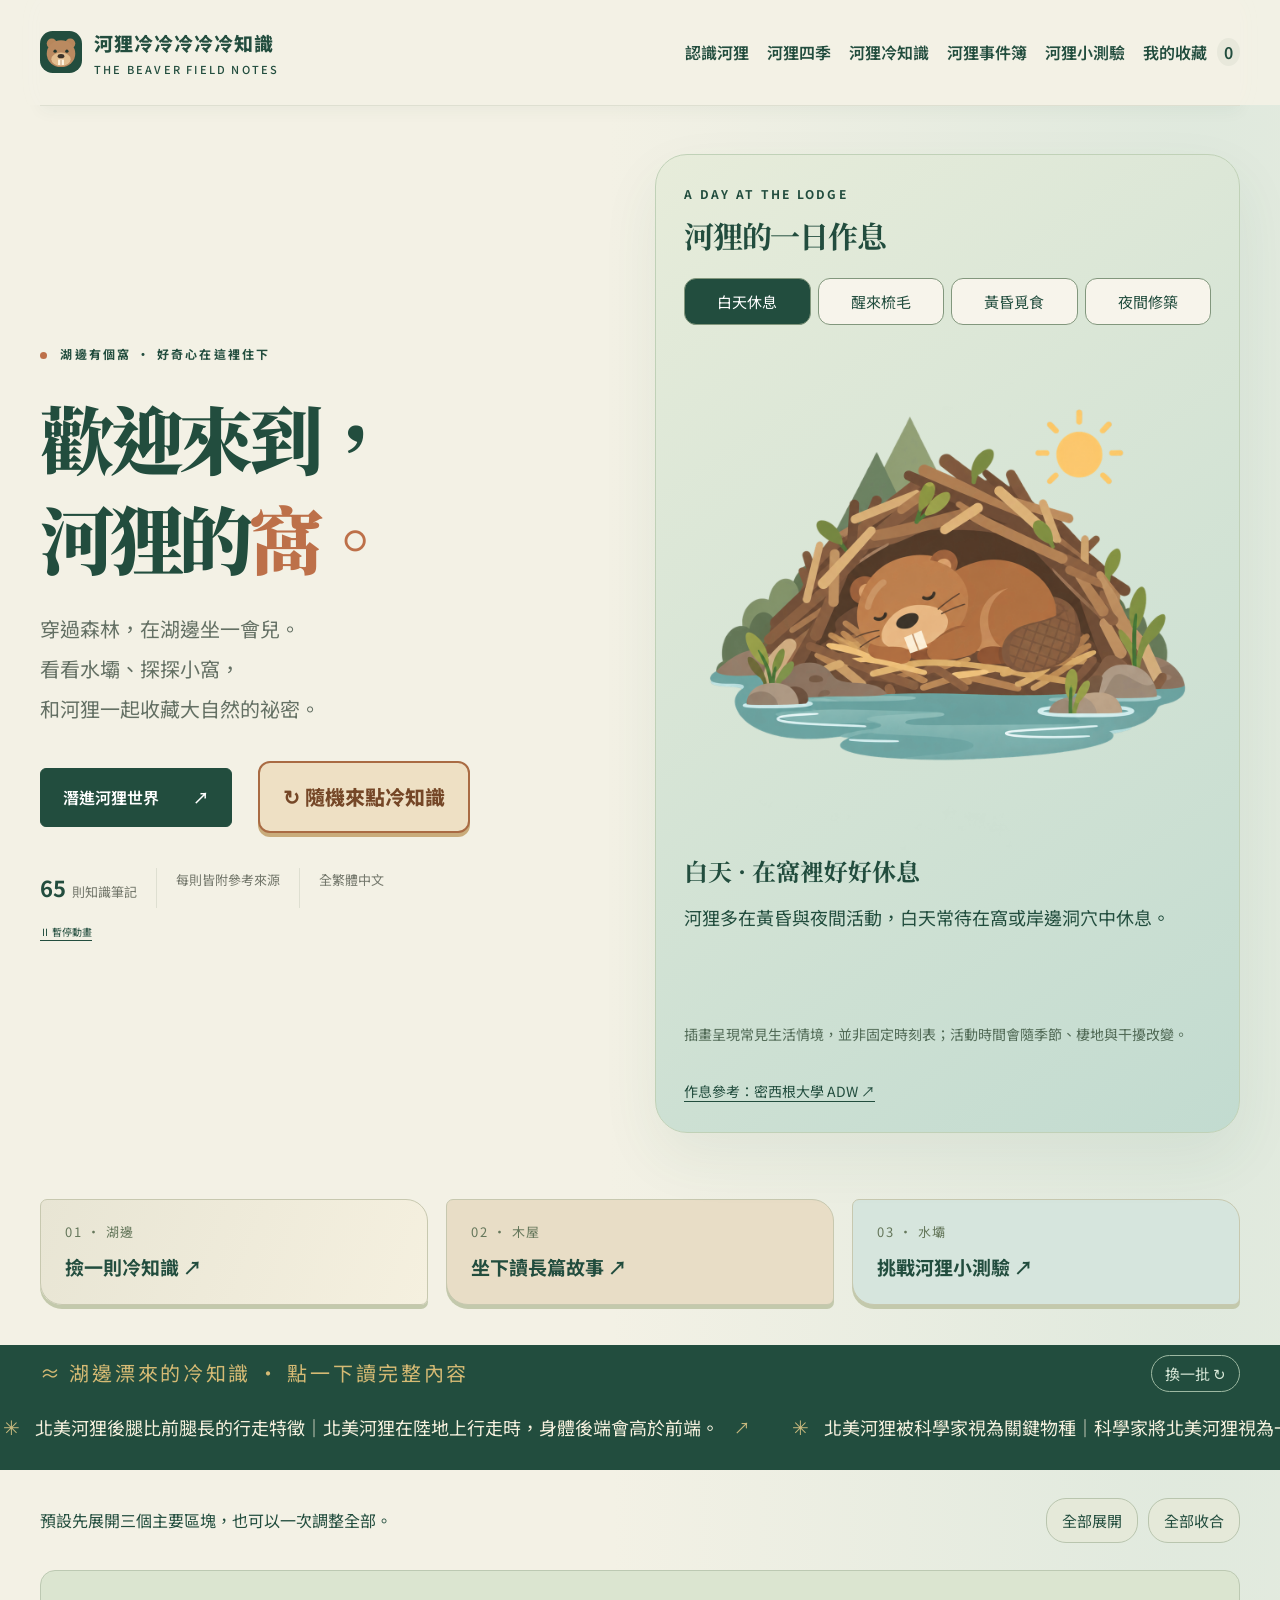
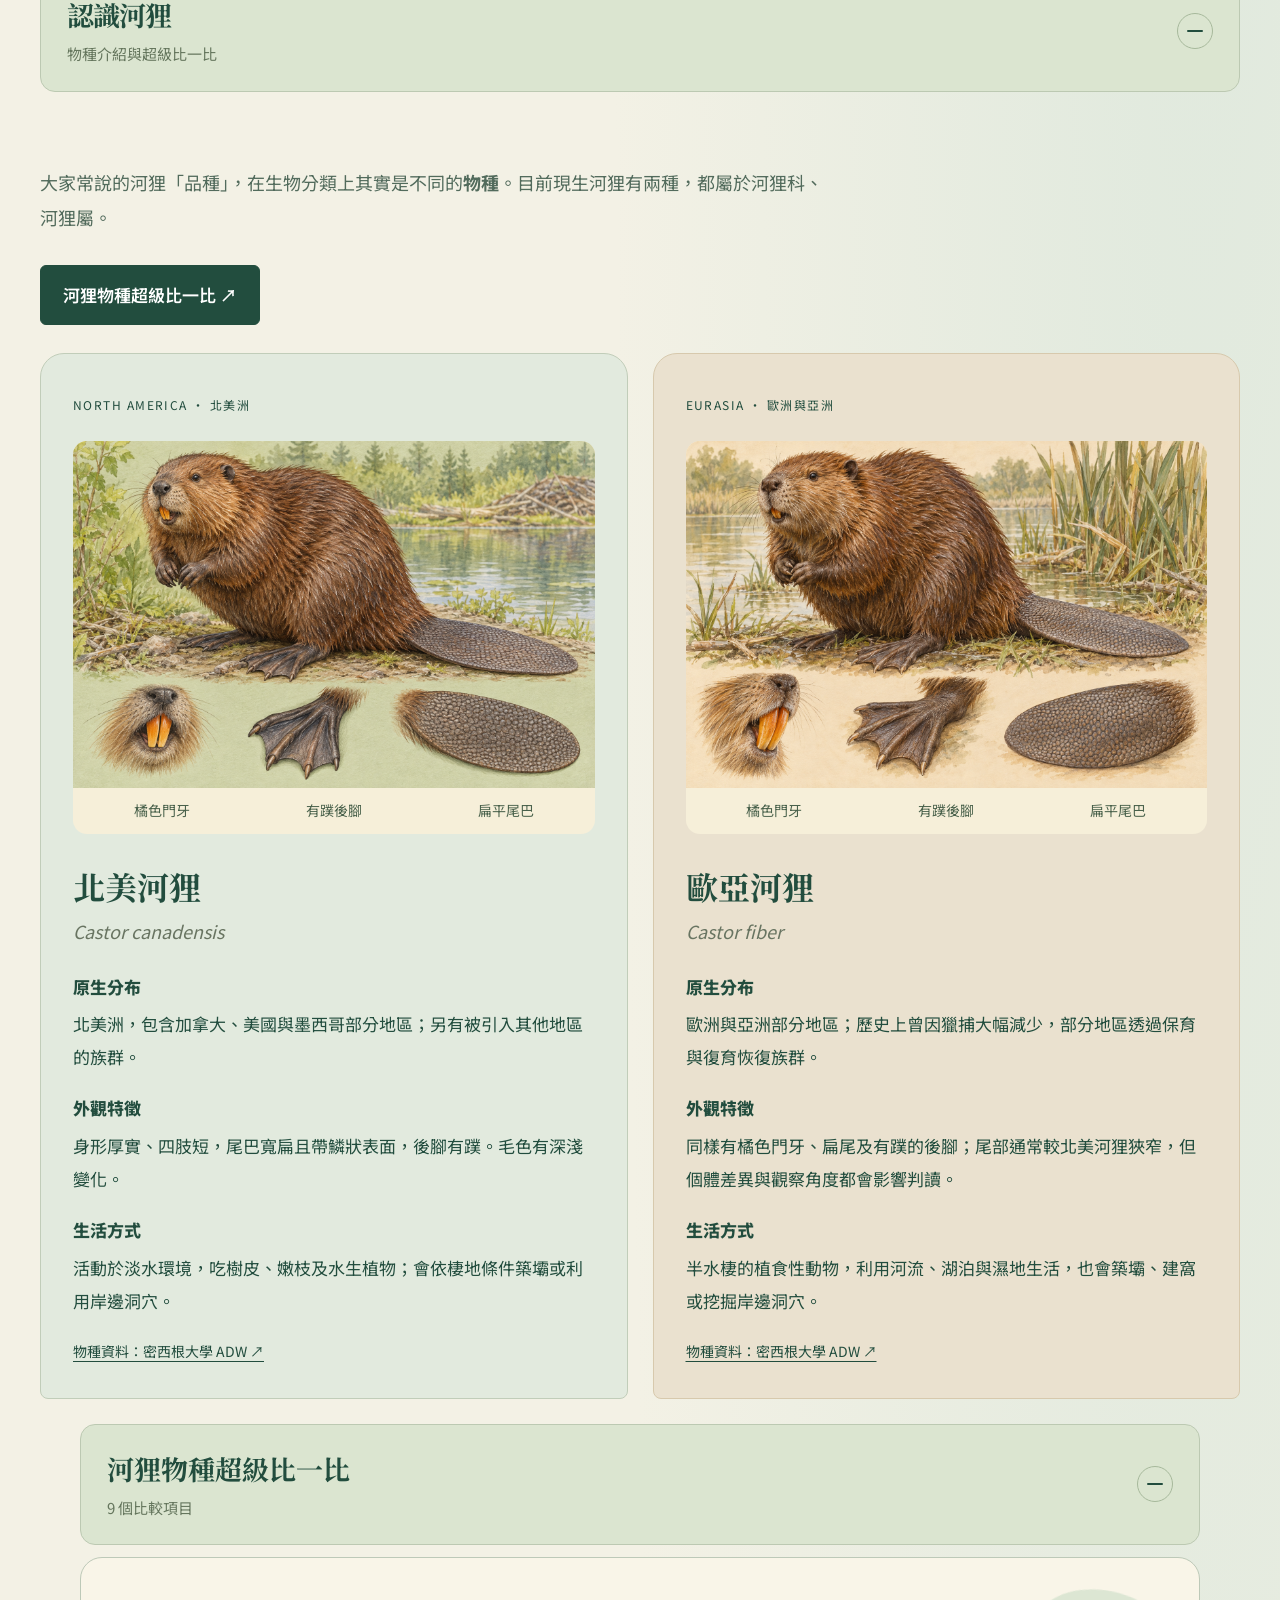
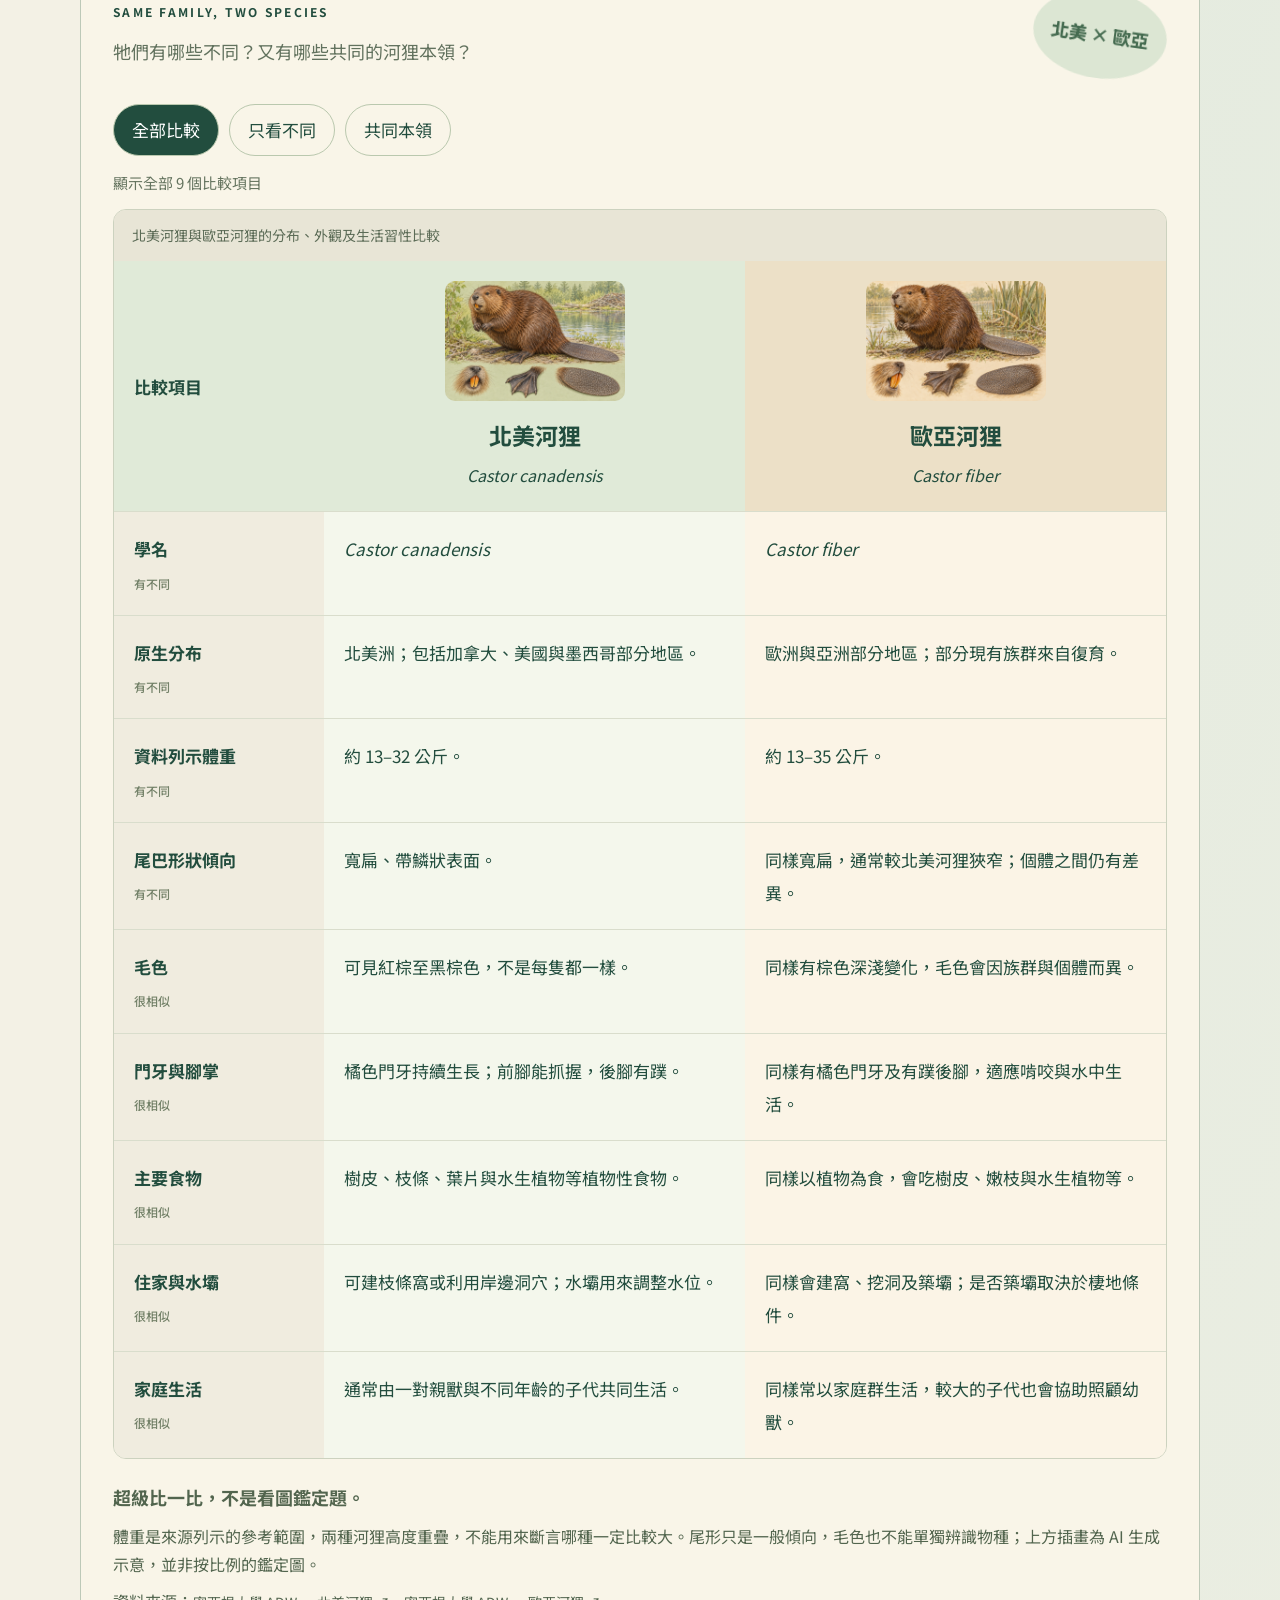
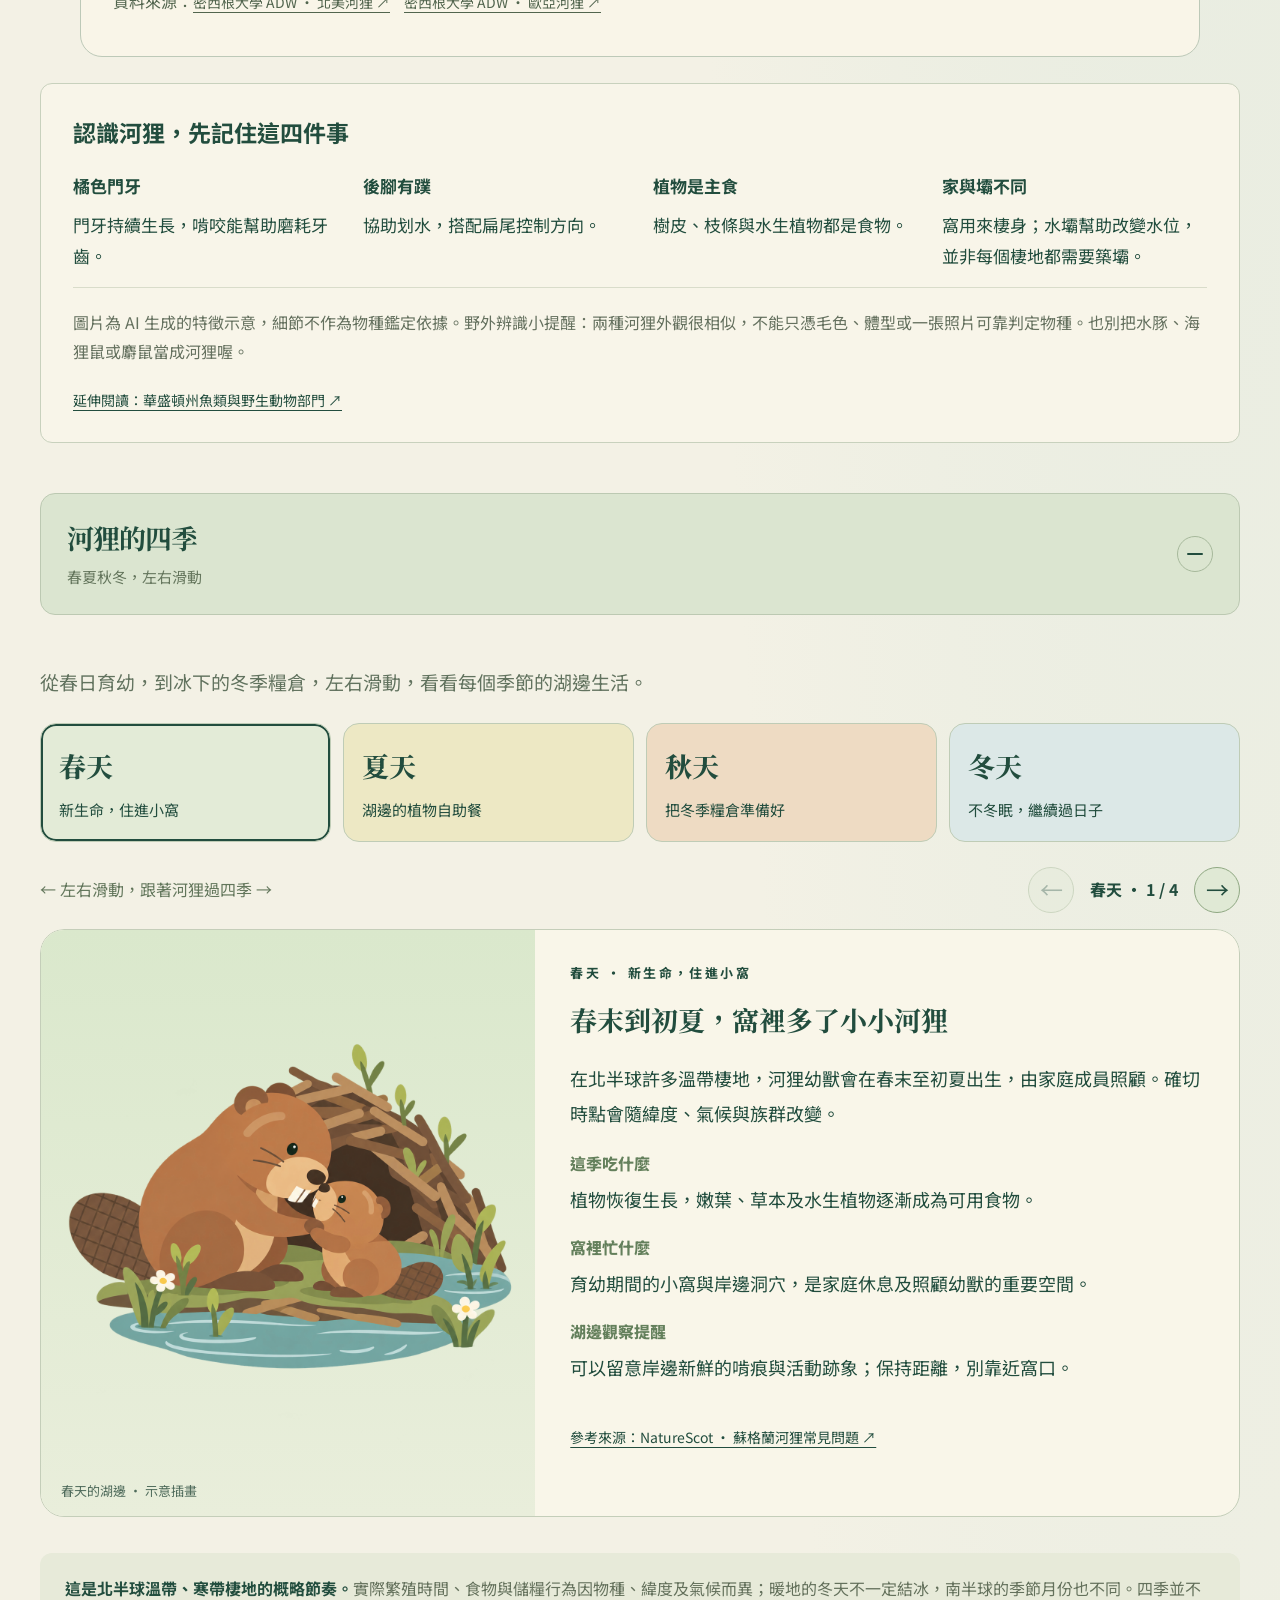
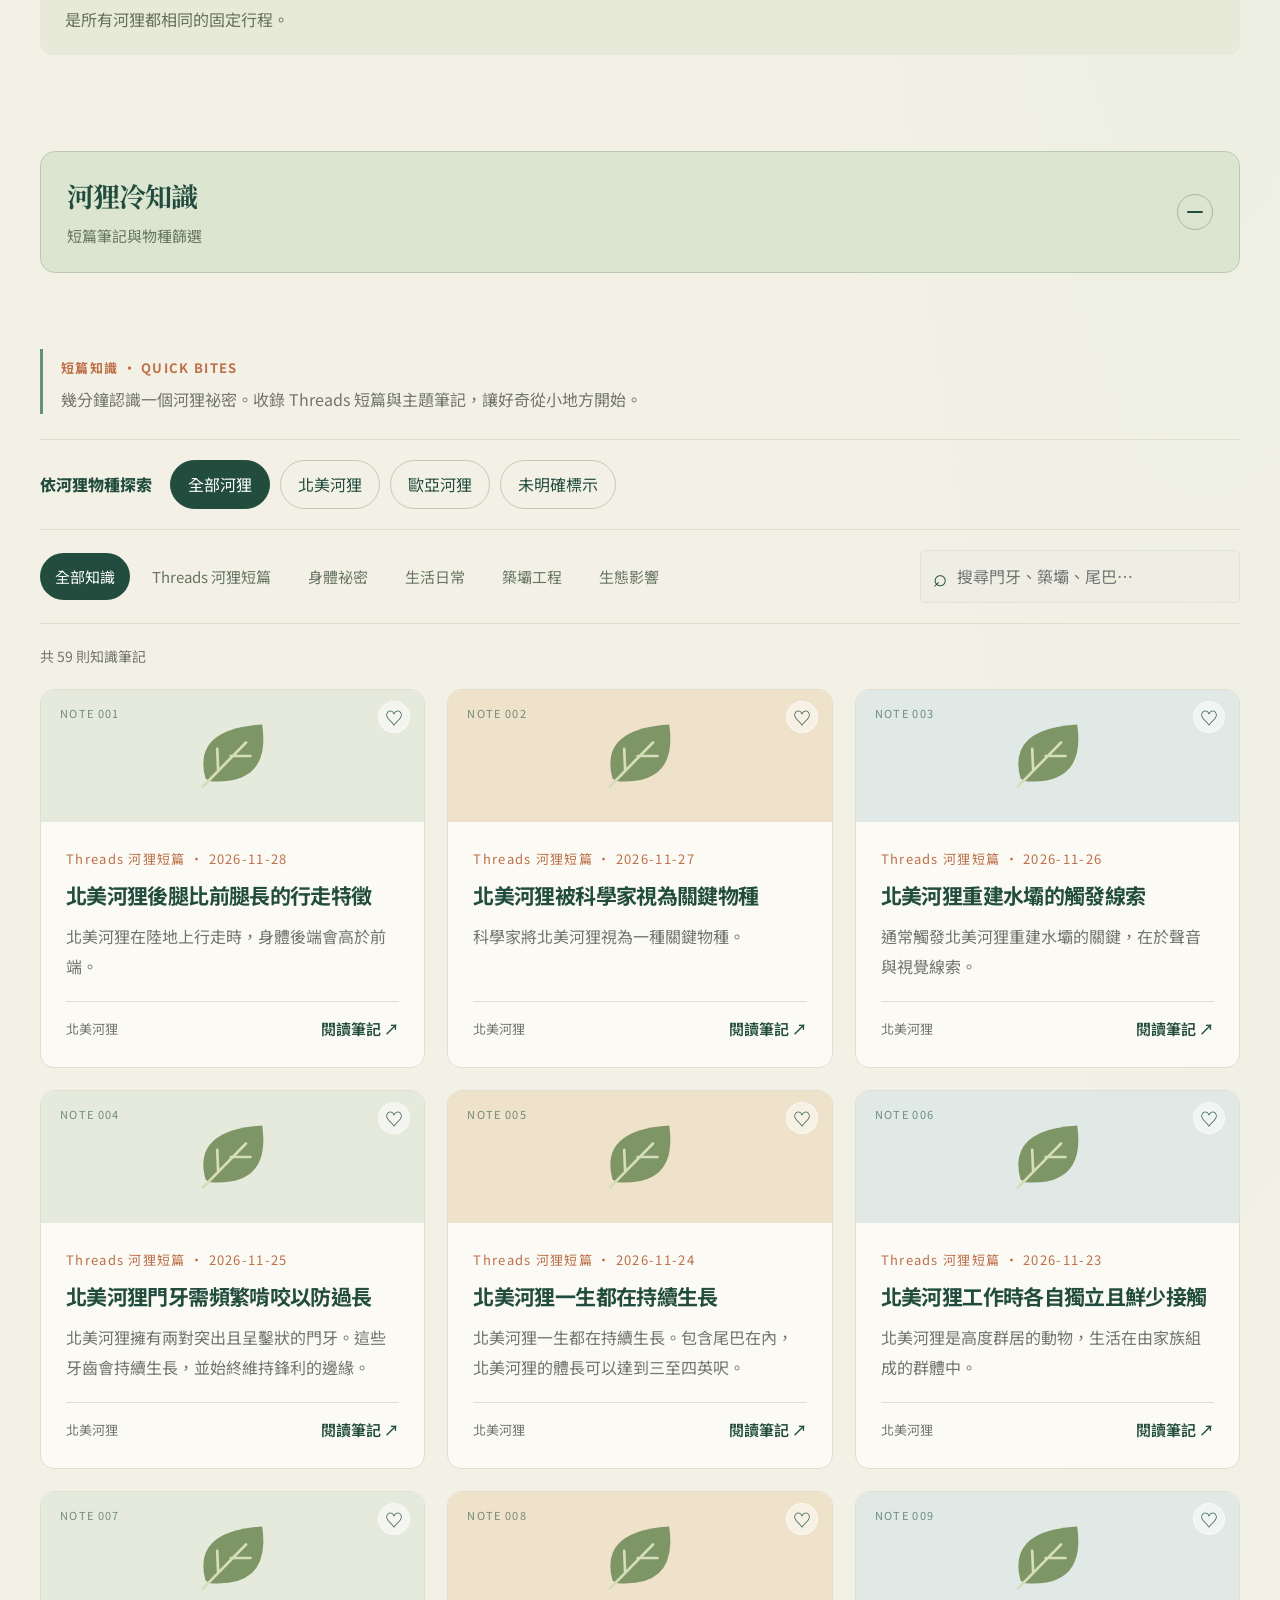
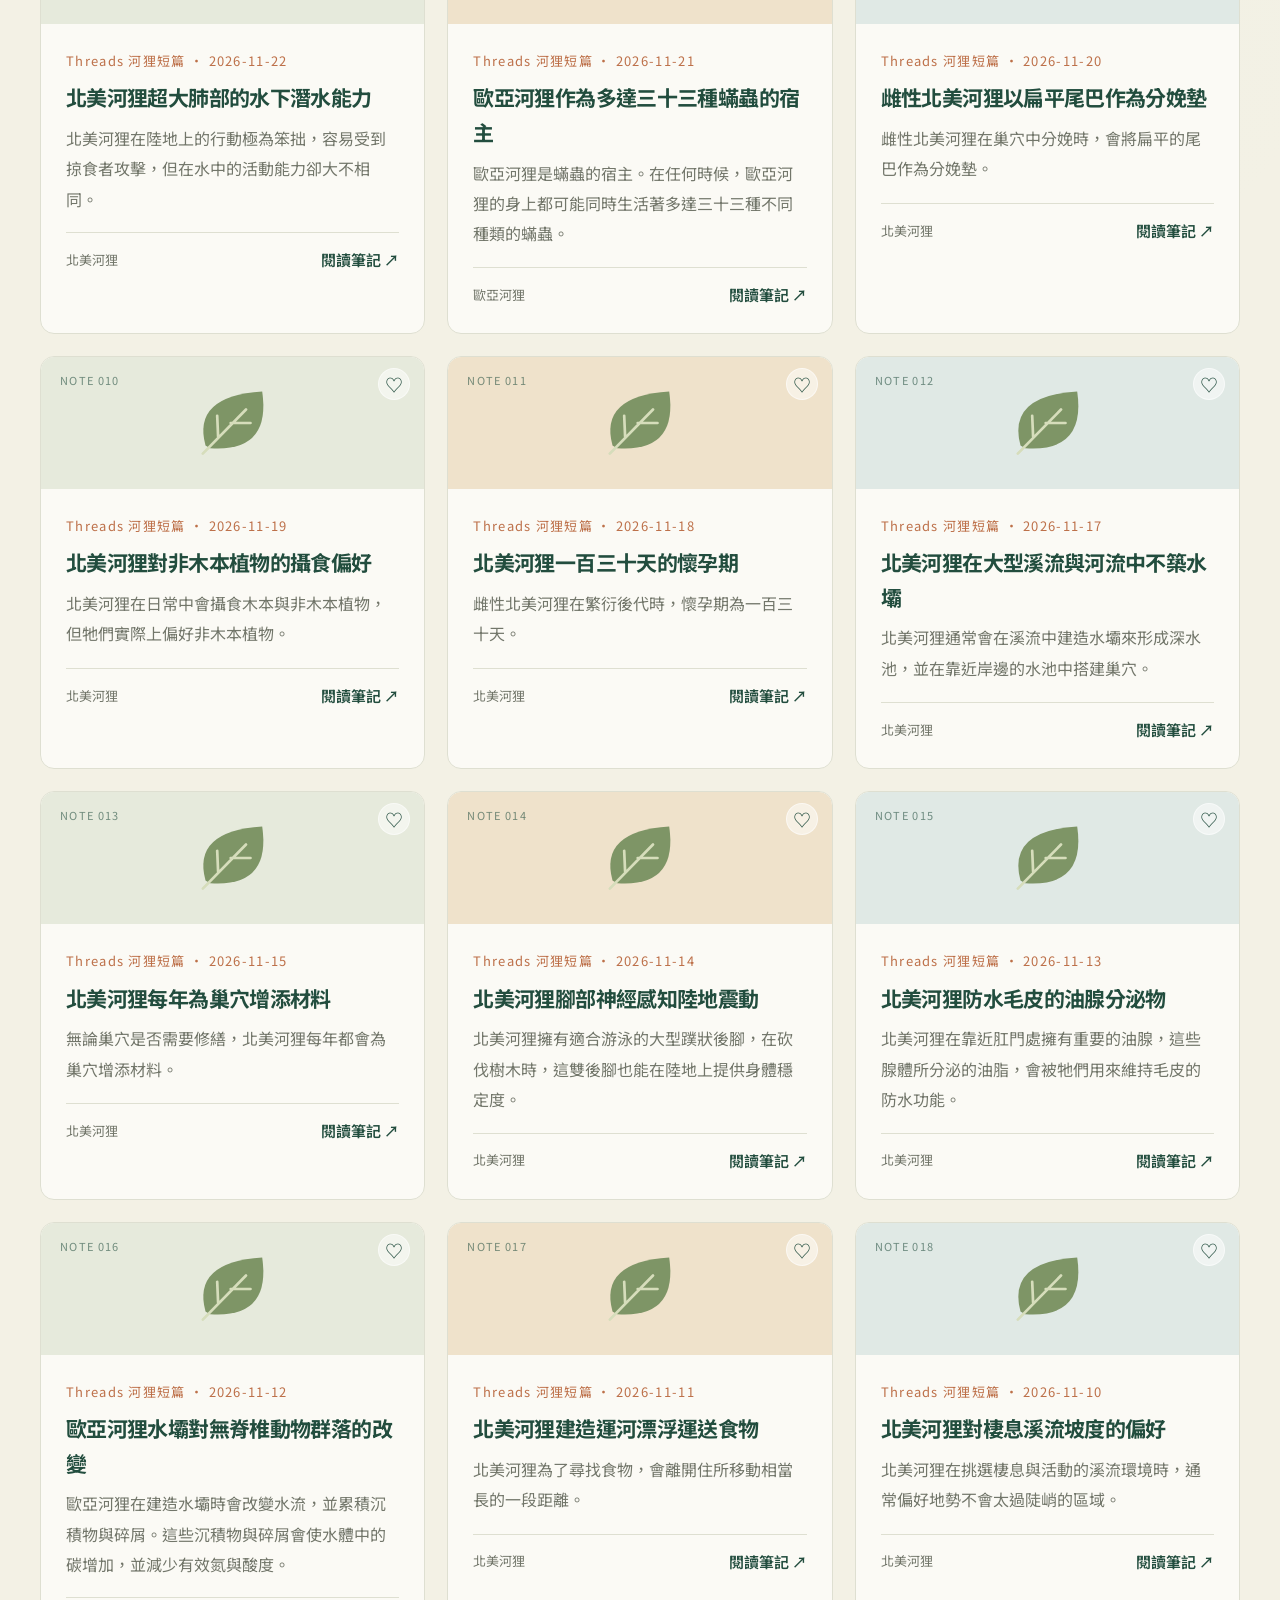
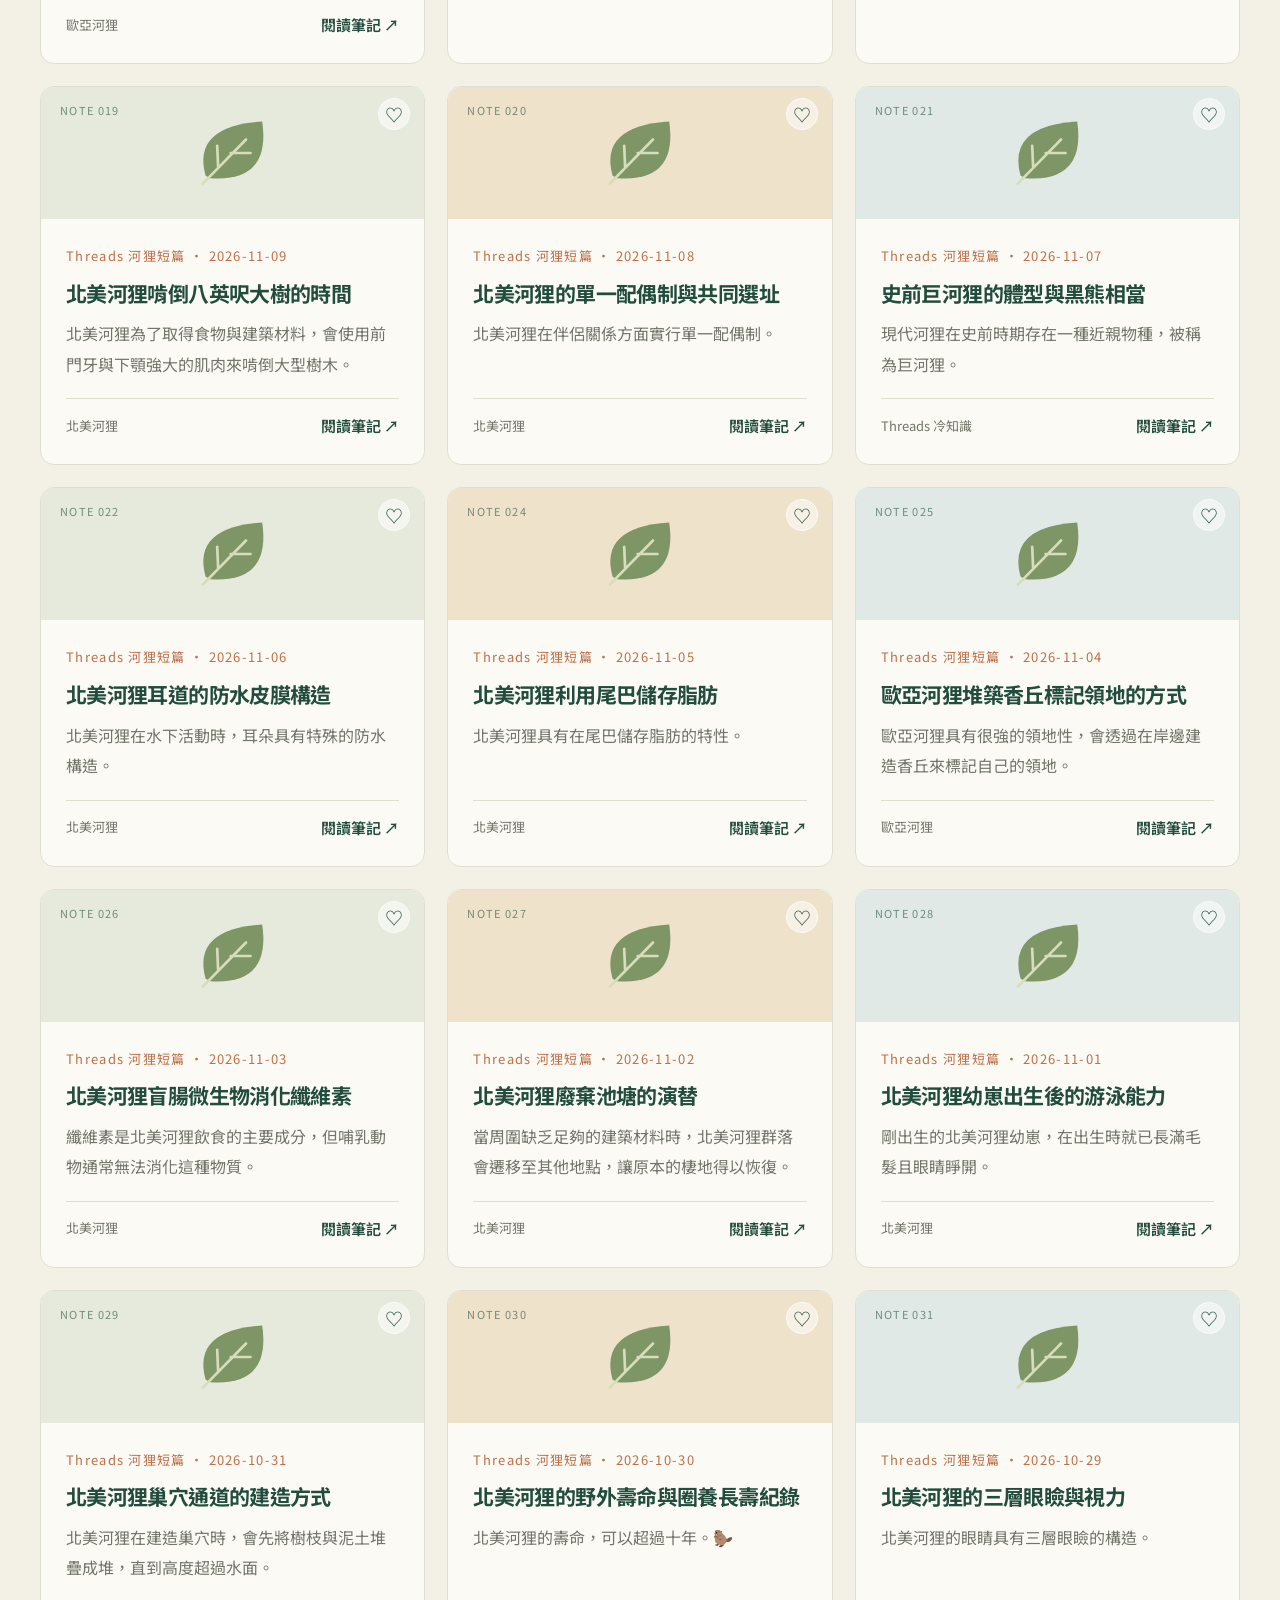
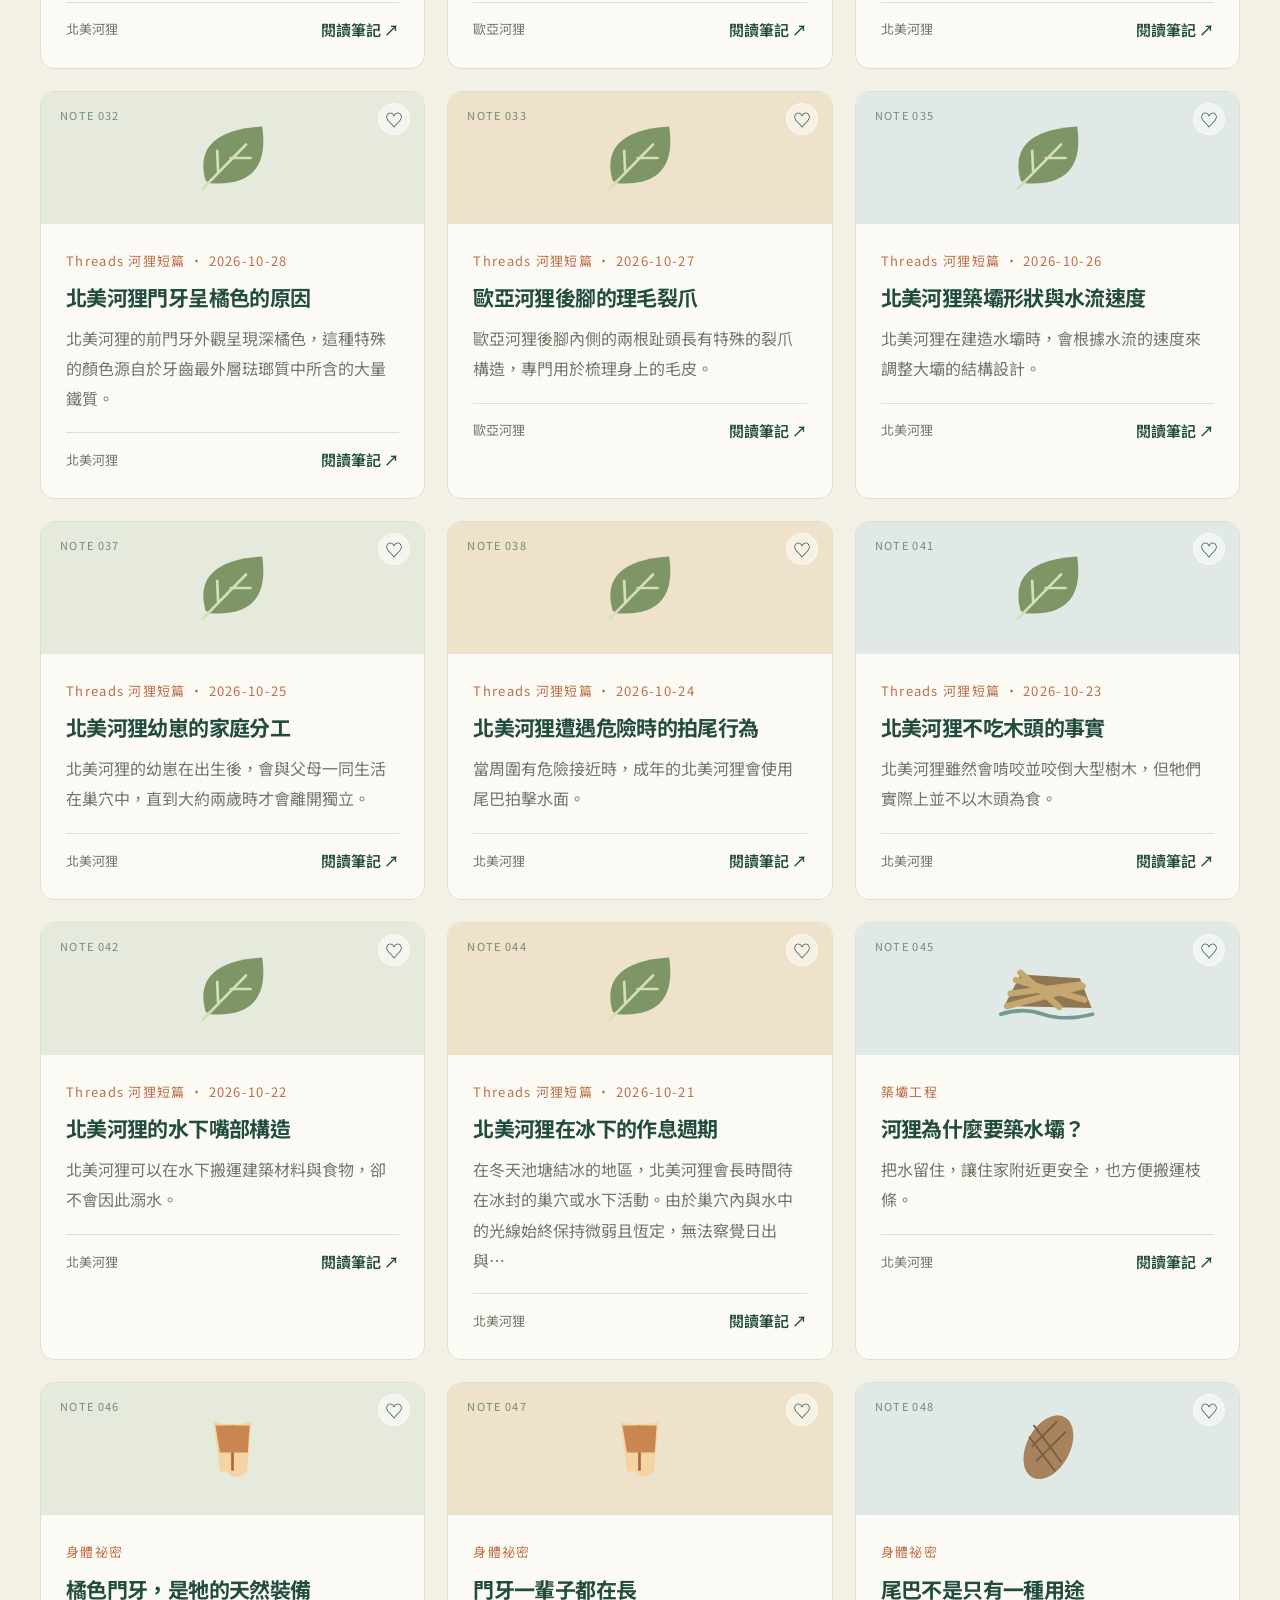
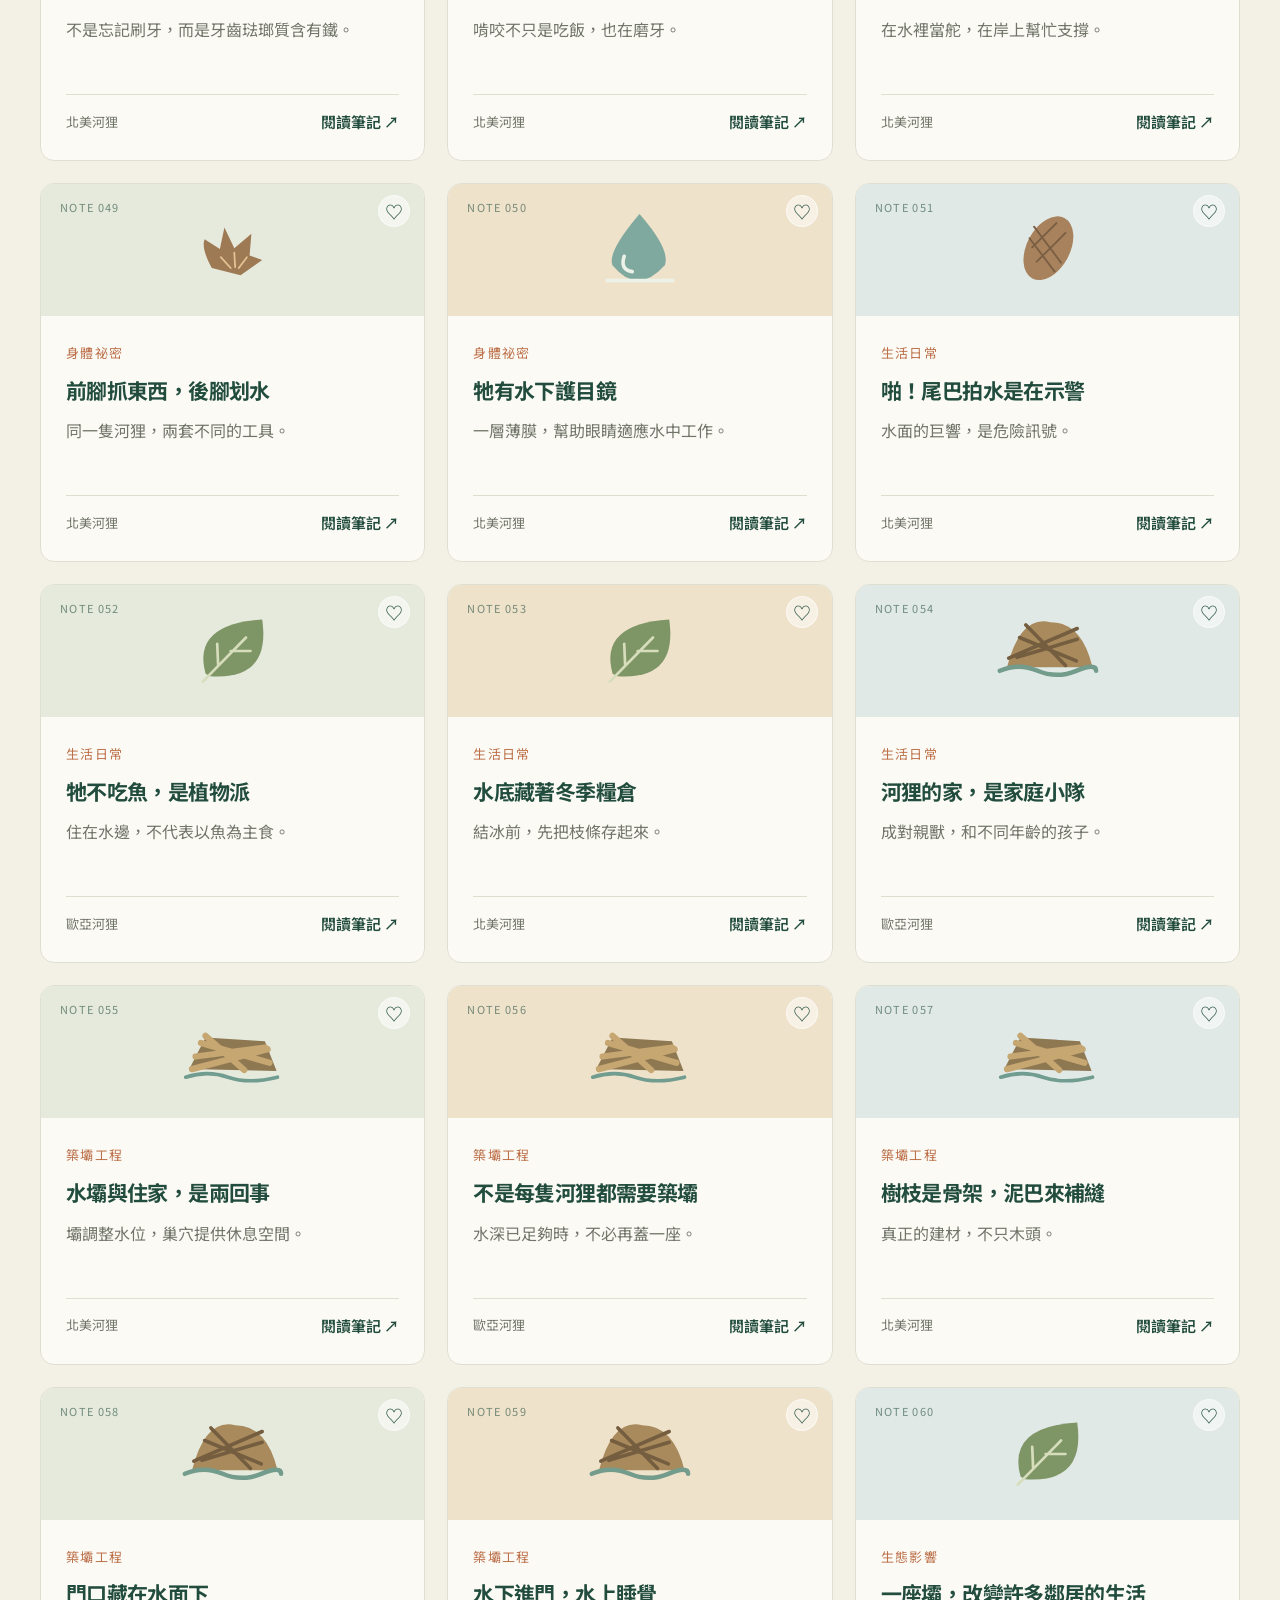
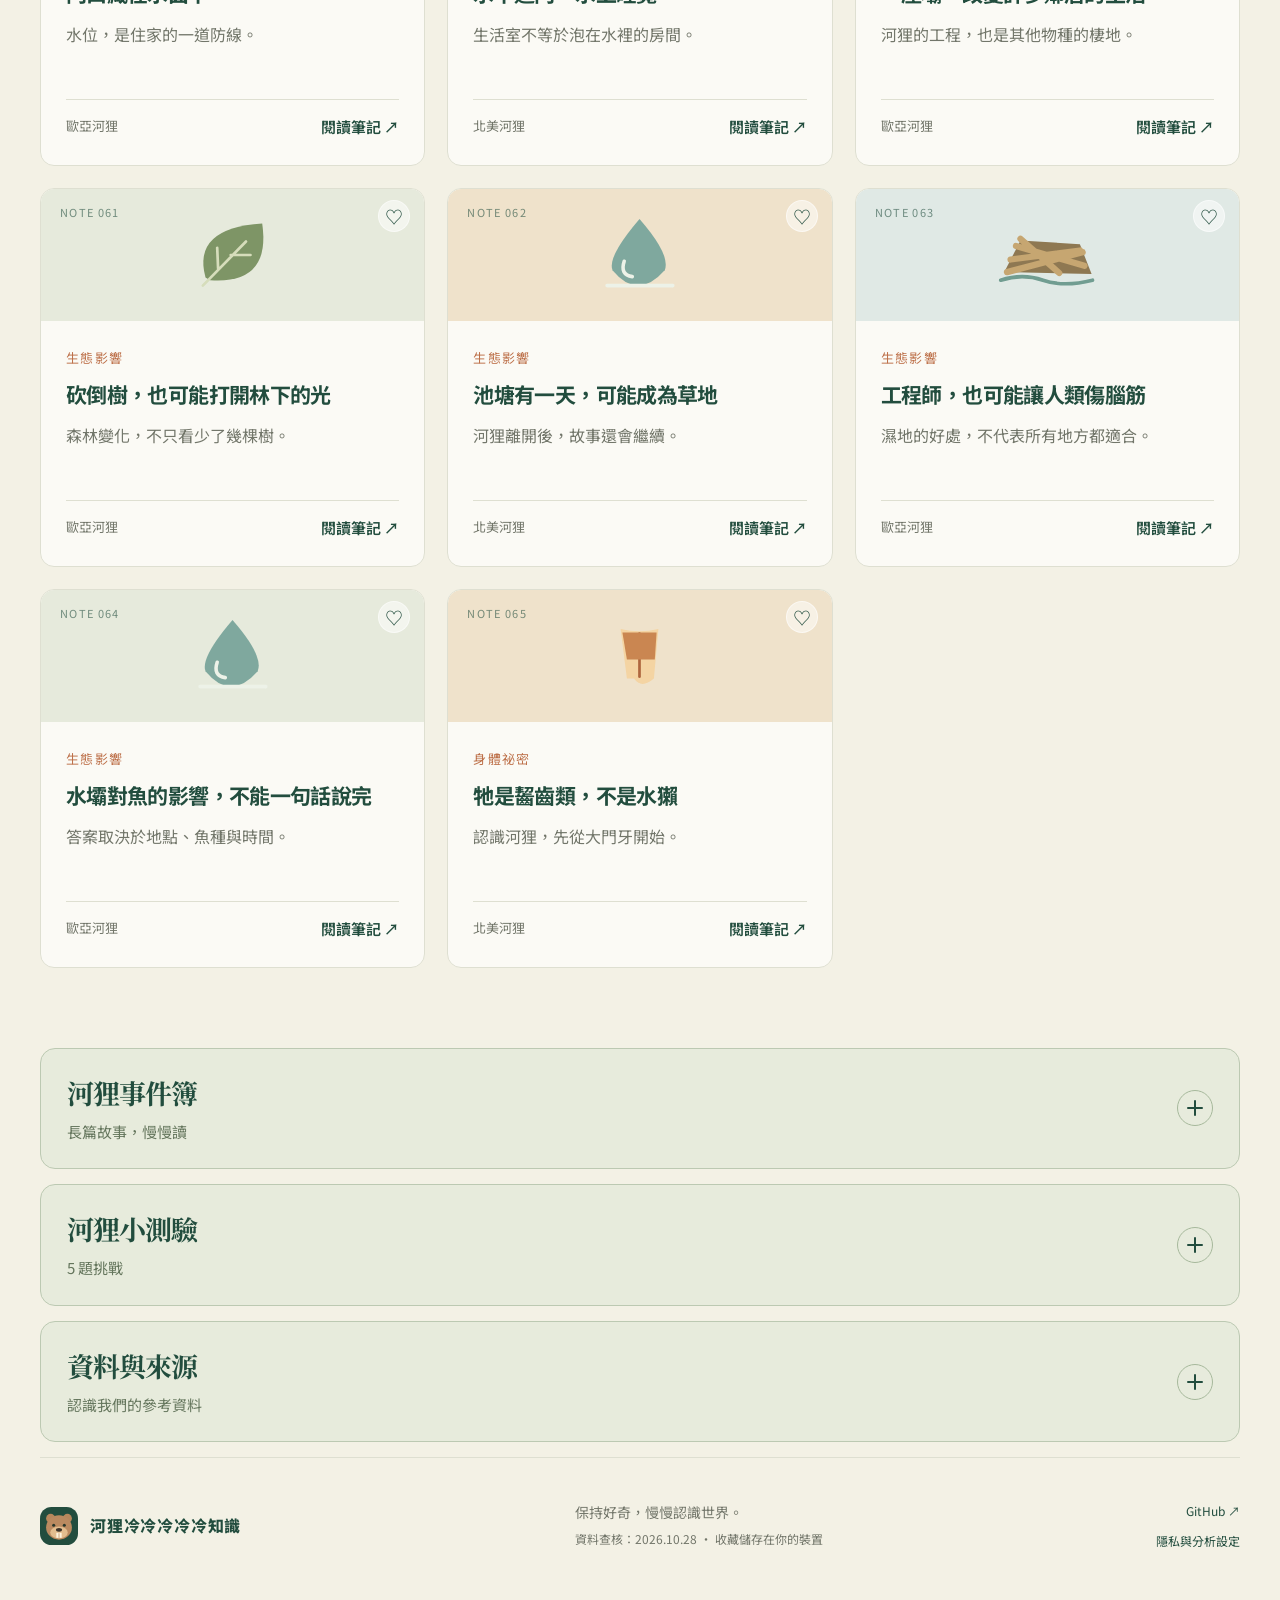
<file: index.html>
<!doctype html>
<html lang="zh-Hant"><head><meta charset="utf-8"><meta name="viewport" content="width=device-width,initial-scale=1"><title>河狸冷冷冷冷冷知識｜小小河狸，大大世界</title><meta name="description" content="從橘色門牙到濕地工程，探索有來源的河狸冷知識。分類搜尋、收藏與小測驗，一起認識河狸的世界。"><meta name="theme-color" content="#224d3e"><meta property="og:title" content="河狸冷冷冷冷冷知識"><meta property="og:description" content="小小河狸，大大世界。一起潛進有趣的自然知識。"><link rel="icon" href="assets/beaver.svg" type="image/svg+xml"><link rel="stylesheet" href="style.css?v=suppliedart1"><link rel="stylesheet" href="motion.css?v=logcursor1"><script src="config.js?v=20261028-ga4" defer></script><script src="analytics.js" defer></script><script src="facts.js?v=whydams1" defer></script><script src="archive.js?v=c0e3a25f4a3e" defer></script><script src="editorial-updates.js?v=population-20261101" defer></script><script src="app.js?v=whydams1" defer></script><script src="motion.js?v=original1" defer></script></head>
<body><div id="pageProgress" aria-hidden="true"></div><a class="skip" href="#explore">跳到冷知識</a><header class="nav wrap"><a class="brand" href="./"><img src="assets/beaver.svg" alt="" width="42" height="42"><span>河狸冷冷冷冷冷知識<small>THE BEAVER FIELD NOTES</small></span></a><button id="mobileMenuToggle" class="mobile-menu-toggle" type="button" aria-controls="mainNavigation" aria-expanded="false">☰ 選單</button><nav id="mainNavigation" aria-label="主選單"><a href="#species">認識河狸</a><a href="#seasons">河狸四季</a><a href="#explore">河狸冷知識</a><a href="#stories">河狸事件簿</a><a href="#quiz">河狸小測驗</a><button id="savedNav" class="plain">我的收藏 <span id="savedCount">0</span></button></nav></header>
<main><section class="hero wrap"><div class="hero-copy"><p class="eyebrow"><span></span> 湖邊有個窩 · 好奇心在這裡住下</p><h1>歡迎來到，<br>河狸的<span>窩。</span></h1><p class="intro">穿過森林，在湖邊坐一會兒。<br>看看水壩、探探小窩，<br>和河狸一起收藏大自然的祕密。</p><div class="hero-actions"><a class="button" href="#explore">潛進河狸世界 <span>↗</span></a><button id="random" class="plain">↻ 隨機來點冷知識</button></div><div class="hero-meta"><span><b id="totalFacts">20</b> 則知識筆記</span><span>每則皆附參考來源</span><span>全繁體中文</span></div><button id="motionToggle" class="plain" aria-pressed="true">Ⅱ 暫停動畫</button></div><div class="hero-art daily-lodge" aria-labelledby="dailyTitle">
<p class="eyebrow">A DAY AT THE LODGE</p><h2 id="dailyTitle">河狸的一日作息</h2>
<div class="daily-choices" role="group" aria-label="選擇河狸的作息"><button type="button" data-daily="rest" aria-pressed="true">白天休息</button><button type="button" data-daily="groom" aria-pressed="false">醒來梳毛</button><button type="button" data-daily="forage" aria-pressed="false">黃昏覓食</button><button type="button" data-daily="build" aria-pressed="false">夜間修築</button></div>
<div class="daily-picture"><img id="dailyImage" src="assets/daily-rest.png" width="1254" height="1254" alt="白天，河狸蜷縮在枝條搭成的窩裡睡覺" fetchpriority="high"></div>
<div class="daily-copy" aria-live="polite"><h3 id="dailyHeading">白天 · 在窩裡好好休息</h3><p id="dailyBody">河狸多在黃昏與夜間活動，白天常待在窩或岸邊洞穴中休息。</p></div>
<p class="daily-note">插畫呈現常見生活情境，並非固定時刻表；活動時間會隨季節、棲地與干擾改變。</p>
<a class="species-source" href="https://animaldiversity.org/accounts/Castor_canadensis/" target="_blank" rel="noopener">作息參考：密西根大學 ADW ↗</a></div></section>
<nav class="habitat-path wrap" aria-label="湖邊探索地圖"><a href="#explore"><span>01 · 湖邊</span><strong>撿一則冷知識 ↗</strong></a><a href="#stories"><span>02 · 木屋</span><strong>坐下讀長篇故事 ↗</strong></a><a href="#quiz"><span>03 · 水壩</span><strong>挑戰河狸小測驗 ↗</strong></a></nav><section class="ticker" aria-label="隨機河狸冷知識"><div class="ticker-heading wrap"><span>≈ 湖邊漂來的冷知識 · 點一下讀完整內容</span><button id="refreshTicker" class="plain">換一批 ↻</button></div><div class="ticker-track" id="factTicker"></div></section>
<section class="species-section wrap" id="species" aria-labelledby="speciesTitle"><div class="section-top"><div><p class="eyebrow">MEET YOUR LAKESIDE NEIGHBOURS</p><h2 id="speciesTitle">先認識，窩裡的主人</h2></div><p>兩種現生河狸，<br>同樣是湖邊的建築師。</p></div><p class="species-lead">大家常說的河狸「品種」，在生物分類上其實是不同的<strong>物種</strong>。目前現生河狸有兩種，都屬於河狸科、河狸屬。</p><a class="compare-jump button" href="#compare">河狸物種超級比一比 ↗</a><div class="species-grid"><article class="species-card"><span class="species-region">NORTH AMERICA · 北美洲</span><figure class="species-portrait"><img src="assets/north-american-beaver.png" width="1536" height="1024" loading="lazy" alt="北美河狸自然觀察風格生成示意圖，呈現橘色門牙、有蹼後腳與扁平鱗狀尾巴"><figcaption><span>橘色門牙</span><span>有蹼後腳</span><span>扁平尾巴</span></figcaption></figure><h3>北美河狸</h3><p class="species-latin"><i>Castor canadensis</i></p><dl><dt>原生分布</dt><dd>北美洲，包含加拿大、美國與墨西哥部分地區；另有被引入其他地區的族群。</dd><dt>外觀特徵</dt><dd>身形厚實、四肢短，尾巴寬扁且帶鱗狀表面，後腳有蹼。毛色有深淺變化。</dd><dt>生活方式</dt><dd>活動於淡水環境，吃樹皮、嫩枝及水生植物；會依棲地條件築壩或利用岸邊洞穴。</dd></dl><a class="species-source" href="https://animaldiversity.org/accounts/Castor_canadensis/" target="_blank" rel="noopener">物種資料：密西根大學 ADW ↗</a></article><article class="species-card eurasian"><span class="species-region">EURASIA · 歐洲與亞洲</span><figure class="species-portrait"><img src="assets/eurasian-beaver.png" width="1536" height="1024" loading="lazy" alt="歐亞河狸自然觀察風格生成示意圖，呈現橘色門牙、有蹼後腳與扁平鱗狀尾巴"><figcaption><span>橘色門牙</span><span>有蹼後腳</span><span>扁平尾巴</span></figcaption></figure><h3>歐亞河狸</h3><p class="species-latin"><i>Castor fiber</i></p><dl><dt>原生分布</dt><dd>歐洲與亞洲部分地區；歷史上曾因獵捕大幅減少，部分地區透過保育與復育恢復族群。</dd><dt>外觀特徵</dt><dd>同樣有橘色門牙、扁尾及有蹼的後腳；尾部通常較北美河狸狹窄，但個體差異與觀察角度都會影響判讀。</dd><dt>生活方式</dt><dd>半水棲的植食性動物，利用河流、湖泊與濕地生活，也會築壩、建窩或挖掘岸邊洞穴。</dd></dl><a class="species-source" href="https://animaldiversity.org/accounts/Castor_fiber/" target="_blank" rel="noopener">物種資料：密西根大學 ADW ↗</a></article></div><section class="beaver-compare" id="compare" aria-labelledby="compareTitle"><div class="compare-top"><div><p class="eyebrow">SAME FAMILY, TWO SPECIES</p><h3 id="compareTitle">河狸物種超級比一比</h3><p>牠們有哪些不同？又有哪些共同的河狸本領？</p></div><span class="compare-badge" aria-hidden="true">北美 × 歐亞</span></div><div class="compare-controls" role="group" aria-label="比較項目篩選"><button type="button" data-compare="all" aria-pressed="true">全部比較</button><button type="button" data-compare="different" aria-pressed="false">只看不同</button><button type="button" data-compare="shared" aria-pressed="false">共同本領</button></div><p id="compareStatus" role="status">顯示全部 9 個比較項目</p><p class="compare-mobile-hint">小螢幕可以左右滑動表格，並排看兩種河狸。</p><div class="compare-scroll" role="region" aria-label="北美河狸與歐亞河狸比較表，可左右捲動" tabindex="0"><table><caption>北美河狸與歐亞河狸的分布、外觀及生活習性比較</caption><thead><tr><th scope="col">比較項目</th><th scope="col"><img src="assets/north-american-beaver.png" width="180" height="120" alt="" loading="lazy"><strong>北美河狸</strong><i>Castor canadensis</i></th><th scope="col"><img src="assets/eurasian-beaver.png" width="180" height="120" alt="" loading="lazy"><strong>歐亞河狸</strong><i>Castor fiber</i></th></tr></thead><tbody><tr data-compare-kind="different"><th scope="row">學名<small>有不同</small></th><td><i>Castor canadensis</i></td><td><i>Castor fiber</i></td></tr><tr data-compare-kind="different"><th scope="row">原生分布<small>有不同</small></th><td>北美洲；包括加拿大、美國與墨西哥部分地區。</td><td>歐洲與亞洲部分地區；部分現有族群來自復育。</td></tr><tr data-compare-kind="different"><th scope="row">資料列示體重<small>有不同</small></th><td>約 13–32 公斤。</td><td>約 13–35 公斤。</td></tr><tr data-compare-kind="different"><th scope="row">尾巴形狀傾向<small>有不同</small></th><td>寬扁、帶鱗狀表面。</td><td>同樣寬扁，通常較北美河狸狹窄；個體之間仍有差異。</td></tr><tr data-compare-kind="shared"><th scope="row">毛色<small>很相似</small></th><td>可見紅棕至黑棕色，不是每隻都一樣。</td><td>同樣有棕色深淺變化，毛色會因族群與個體而異。</td></tr><tr data-compare-kind="shared"><th scope="row">門牙與腳掌<small>很相似</small></th><td>橘色門牙持續生長；前腳能抓握，後腳有蹼。</td><td>同樣有橘色門牙及有蹼後腳，適應啃咬與水中生活。</td></tr><tr data-compare-kind="shared"><th scope="row">主要食物<small>很相似</small></th><td>樹皮、枝條、葉片與水生植物等植物性食物。</td><td>同樣以植物為食，會吃樹皮、嫩枝與水生植物等。</td></tr><tr data-compare-kind="shared"><th scope="row">住家與水壩<small>很相似</small></th><td>可建枝條窩或利用岸邊洞穴；水壩用來調整水位。</td><td>同樣會建窩、挖洞及築壩；是否築壩取決於棲地條件。</td></tr><tr data-compare-kind="shared"><th scope="row">家庭生活<small>很相似</small></th><td>通常由一對親獸與不同年齡的子代共同生活。</td><td>同樣常以家庭群生活，較大的子代也會協助照顧幼獸。</td></tr></tbody></table></div><div class="compare-note"><strong>超級比一比，不是看圖鑑定題。</strong><p>體重是來源列示的參考範圍，兩種河狸高度重疊，不能用來斷言哪種一定比較大。尾形只是一般傾向，毛色也不能單獨辨識物種；上方插畫為 AI 生成示意，並非按比例的鑑定圖。</p><p>資料來源：<a class="species-source" href="https://animaldiversity.org/accounts/Castor_canadensis/" target="_blank" rel="noopener">密西根大學 ADW · 北美河狸 ↗</a> <a class="species-source" href="https://animaldiversity.org/accounts/Castor_fiber/" target="_blank" rel="noopener">密西根大學 ADW · 歐亞河狸 ↗</a></p></div></section><div class="species-basics"><h3>認識河狸，先記住這四件事</h3><div><p><strong>橘色門牙</strong><br>門牙持續生長，啃咬能幫助磨耗牙齒。</p><p><strong>後腳有蹼</strong><br>協助划水，搭配扁尾控制方向。</p><p><strong>植物是主食</strong><br>樹皮、枝條與水生植物都是食物。</p><p><strong>家與壩不同</strong><br>窩用來棲身；水壩幫助改變水位，並非每個棲地都需要築壩。</p></div><p class="species-note">圖片為 AI 生成的特徵示意，細節不作為物種鑑定依據。野外辨識小提醒：兩種河狸外觀很相似，不能只憑毛色、體型或一張照片可靠判定物種。也別把水豚、海狸鼠或麝鼠當成河狸喔。</p><a class="species-source" href="https://wdfw.wa.gov/species-habitats/species/castor-canadensis" target="_blank" rel="noopener">延伸閱讀：華盛頓州魚類與野生動物部門 ↗</a></div></section><section class="wrap beaver-seasons" id="seasons" aria-labelledby="seasonsTitle"><div class="section-top"><div><p class="eyebrow">A YEAR AROUND THE LODGE</p><h2 id="seasonsTitle">河狸的四季</h2></div><p>同一座小窩，<br>四種生活節奏。</p></div><p class="seasons-intro">從春日育幼，到冰下的冬季糧倉，左右滑動，看看每個季節的湖邊生活。</p><div class="season-choices" role="group" aria-label="選擇河狸的季節"><button class="season-choice" data-season="spring" aria-pressed="true" aria-controls="seasonCarousel"><span>春天</span><small>新生命，住進小窩</small></button><button class="season-choice" data-season="summer" aria-pressed="false" aria-controls="seasonCarousel"><span>夏天</span><small>湖邊的植物自助餐</small></button><button class="season-choice" data-season="autumn" aria-pressed="false" aria-controls="seasonCarousel"><span>秋天</span><small>把冬季糧倉準備好</small></button><button class="season-choice" data-season="winter" aria-pressed="false" aria-controls="seasonCarousel"><span>冬天</span><small>不冬眠，繼續過日子</small></button></div><div class="season-swipe-controls"><p>← 左右滑動，跟著河狸過四季 →</p><div><button id="seasonPrev" type="button" aria-label="上一個季節" aria-controls="seasonCarousel" disabled>←</button><span id="seasonPosition" role="status" aria-live="polite">春天 · 1 / 4</span><button id="seasonNext" type="button" aria-label="下一個季節" aria-controls="seasonCarousel">→</button></div></div><div id="seasonCarousel" class="season-carousel" role="region" aria-roledescription="輪播" aria-label="河狸的四季，可左右滑動" tabindex="0"></div><p class="seasons-note"><strong>這是北半球溫帶、寒帶棲地的概略節奏。</strong>實際繁殖時間、食物與儲糧行為因物種、緯度及氣候而異；暖地的冬天不一定結冰，南半球的季節月份也不同。四季並不是所有河狸都相同的固定行程。</p><noscript><p>春末至初夏常見育幼；春夏利用新生植物；寒冷地區可能在秋季準備水下食物庫；河狸冬天不冬眠。更多資訊請見 <a href="https://www.nps.gov/bela/learn/nature/beaver.htm">美國國家公園署河狸介紹</a>。</p></noscript></section><section class="wrap knowledge" id="explore"><div class="section-top"><div><p class="eyebrow">THE KNOWLEDGE COLLECTION</p><h2>湖邊撿到的冷知識</h2></div><p>每一個「原來如此」，<br>都是重新認識自然的開始。</p></div><div class="archive-intro"><span>短篇知識 · QUICK BITES</span><p>幾分鐘認識一個河狸祕密。收錄 Threads 短篇與主題筆記，讓好奇從小地方開始。</p></div><div class="species-filter-row"><span>依河狸物種探索</span><div id="speciesFilters" role="group" aria-label="河狸物種篩選"></div></div><div class="tool-row"><div class="filters" role="group" aria-label="知識分類"></div><label class="search"><span>⌕</span><input id="search" type="search" placeholder="搜尋門牙、築壩、尾巴…" aria-label="搜尋冷知識"></label></div><div class="results-bar"><p id="results" role="status"></p><button id="clear" class="plain" hidden>清除篩選 ×</button></div><div id="cards" class="cards"></div><div id="empty" hidden class="empty"><h3>這一帶還沒有找到筆記</h3><p>試試其他關鍵字，或回到全部知識。</p><button id="reset" class="button">查看全部知識</button></div></section>
<section class="story-section" id="stories"><div class="wrap"><div class="section-top"><div><p class="eyebrow">THE BEAVER CHRONICLES</p><h2>窩裡慢慢讀，河狸事件簿</h2></div><p>真實地點、歷史脈絡，<br>還有河狸與人類相遇的故事。</p></div><div class="story-intro"><span class="story-label">長篇閱讀</span><p>從天降河狸到濕地重生，沿著事件的起點、經過與後續，讀懂每一段真實故事。</p><span id="storyCount"></span></div><div id="storyCards" class="story-cards"></div><p id="storiesEmpty" hidden>目前沒有符合搜尋條件的長篇故事。</p></div></section>
<section class="quiz-section" id="quiz"><div class="wrap quiz-layout"><div><p class="eyebrow">A LITTLE BEAVER CHALLENGE</p><h2>你有多懂河狸？</h2><p>先想一想，再翻開答案。<br>五張卡片，認識更多河狸的小秘密。</p><span class="quiz-decoration" aria-hidden="true">✳</span></div><div class="quiz-card" id="quizCard"></div></div></section>
<section class="wrap source-section" id="about"><p class="eyebrow">CURIOUS, WITH SOURCES</p><h2>好奇，也要有根據。</h2><p>本站以自然保育機關、國家公園與動物園公開資料編寫。每則筆記標示適用物種及參考來源，避免把某地的觀察當成所有河狸的通則。內容為繁體中文整理，插畫為原創示意，並非物種鑑定圖。</p><div class="source-names"><span>Smithsonian’s National Zoo</span><span>U.S. National Park Service</span><span>NatureScot</span></div></section></main>
<footer class="wrap"><a class="brand" href="./"><img src="assets/beaver.svg" width="38" height="38" alt=""><span>河狸冷冷冷冷冷知識</span></a><p>保持好奇，慢慢認識世界。<br><small>資料查核：2026.10.28 · 收藏儲存在你的裝置</small></p><div><a href="https://github.com/tooooodayistheday-maker/beaver-encyclopedia" target="_blank" rel="noopener">GitHub ↗</a><button class="plain" id="privacy">隱私與分析設定</button></div></footer>
<dialog id="detail"><button class="close" aria-label="關閉知識筆記">×</button><div id="detailContent"></div></dialog><dialog id="privacyDialog"><button class="close" aria-label="關閉隱私設定">×</button><p class="eyebrow">PRIVACY</p><h2>隱私與分析設定</h2><p>收藏功能只使用本機儲存，不需帳號。選擇允許分析後，本站才會載入 Google Analytics，統計頁面瀏覽、分類、知識閱讀、收藏操作與測驗互動；不傳送搜尋原文、姓名或聯絡資料。Google 可能使用 Cookie 與裝置資訊處理這些數據。</p><p id="analyticsStatus"></p><div class="hero-actions"><button id="allow" class="button">允許網站分析</button><button id="deny" class="plain">停用網站分析</button></div></dialog><div id="toast" class="toast" role="status" hidden></div><noscript><p class="wrap">請啟用 JavaScript 使用搜尋與測驗。你也可以閱讀 <a href="https://www.nps.gov/glac/learn/education/beaver-natural-history-narrative.htm">美國國家公園的河狸介紹</a>。</p></noscript></body></html>
</file>
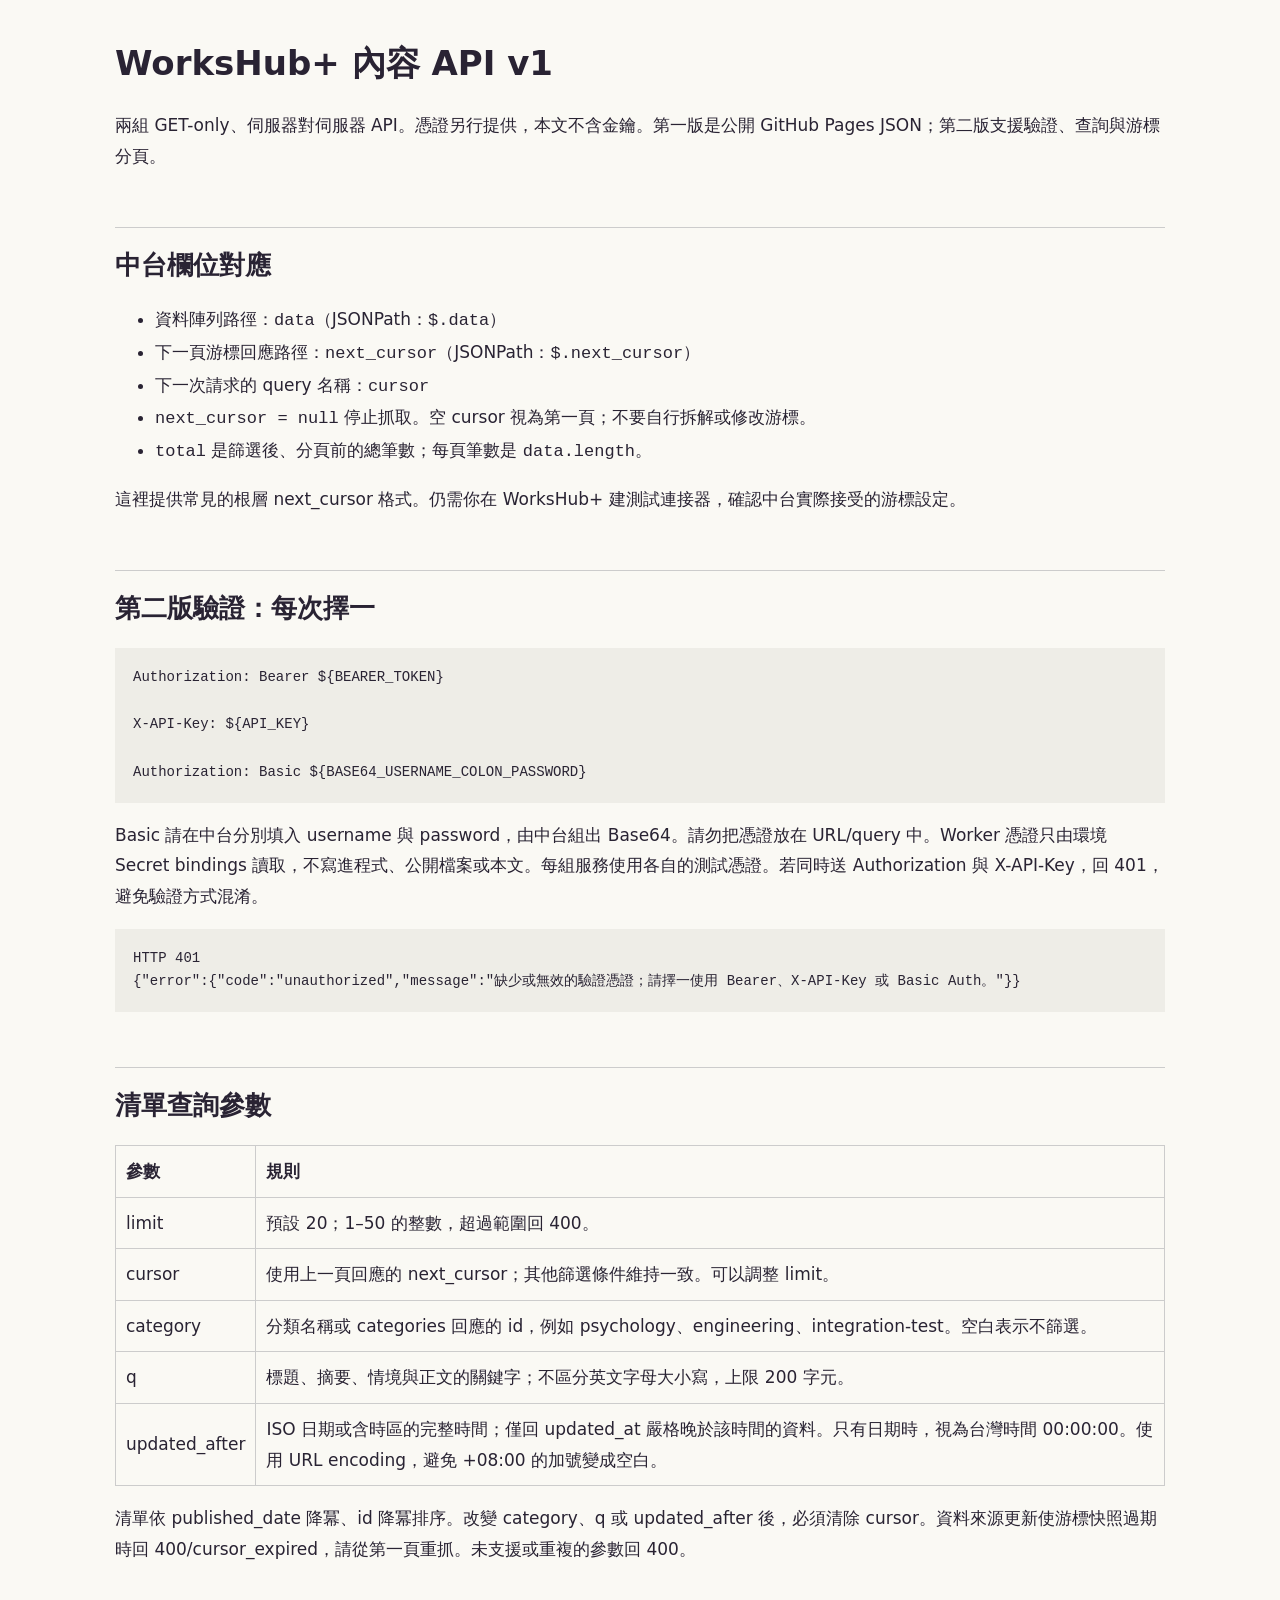
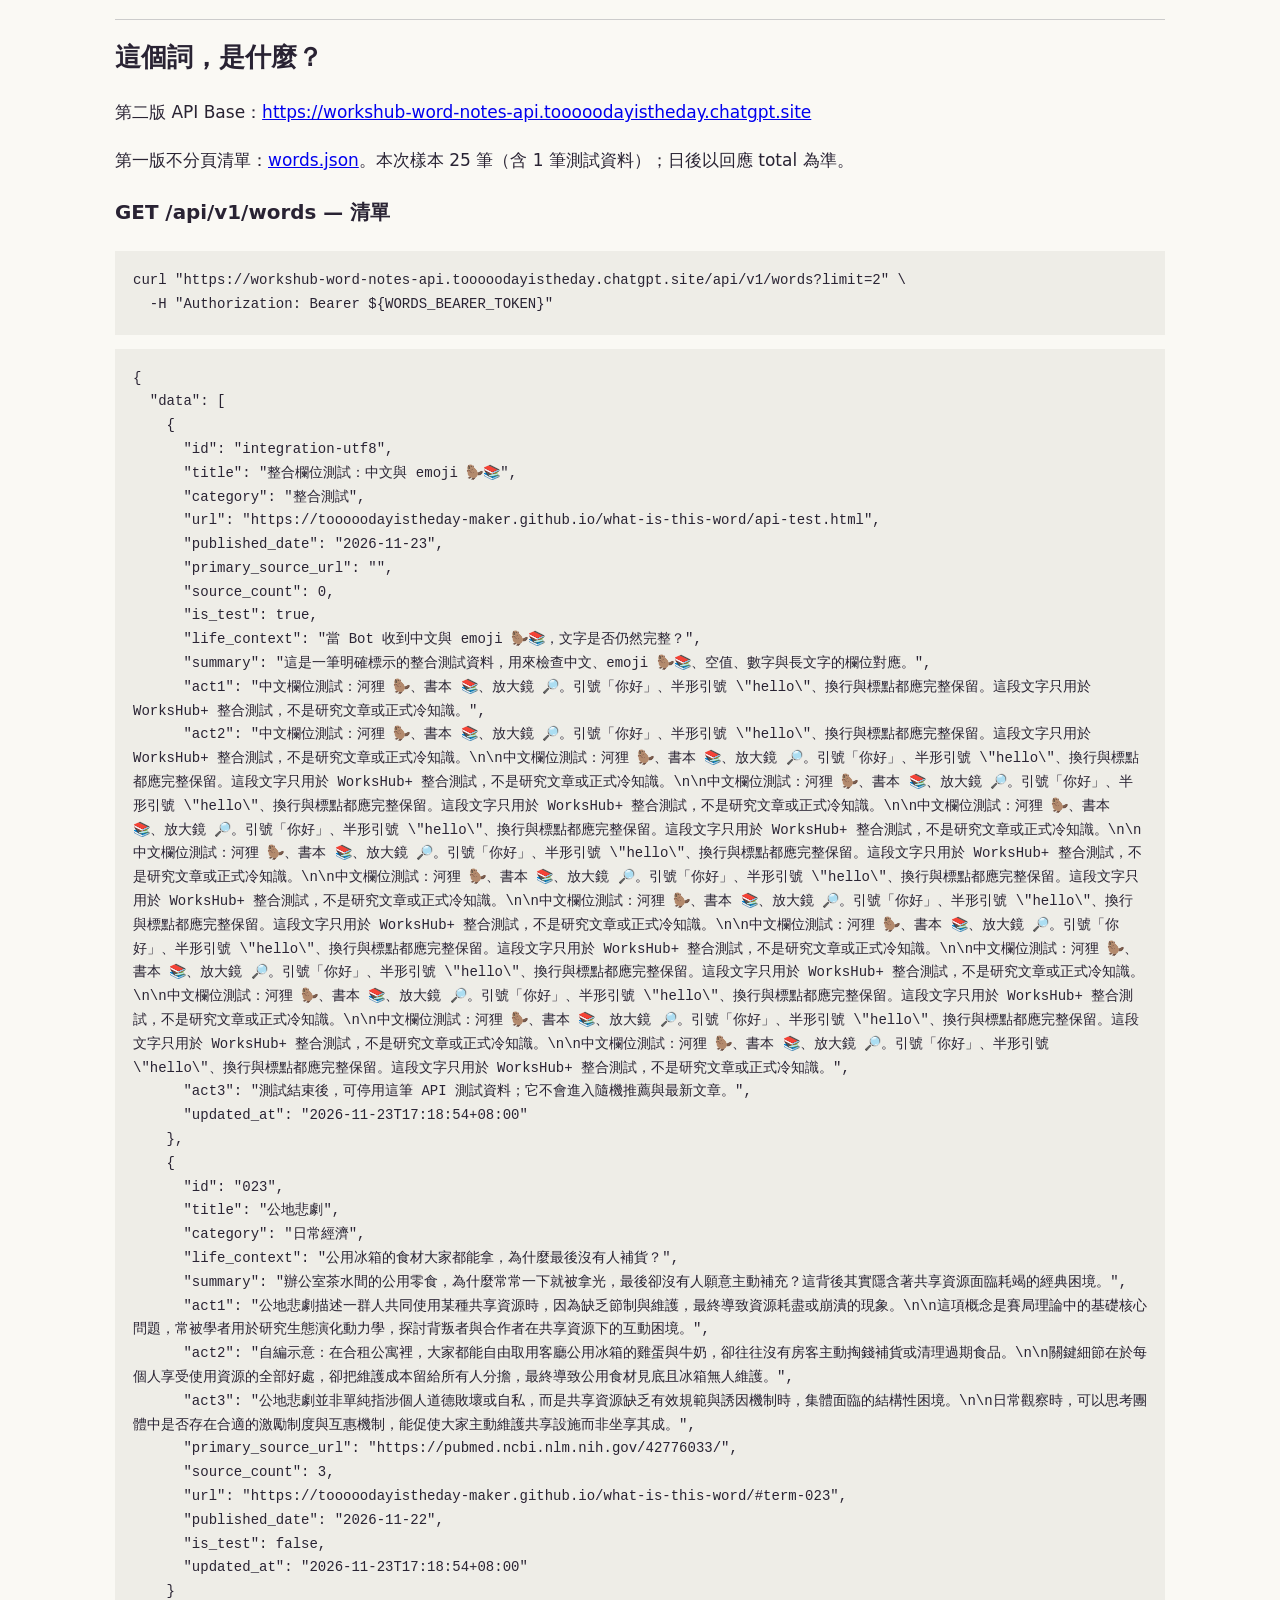
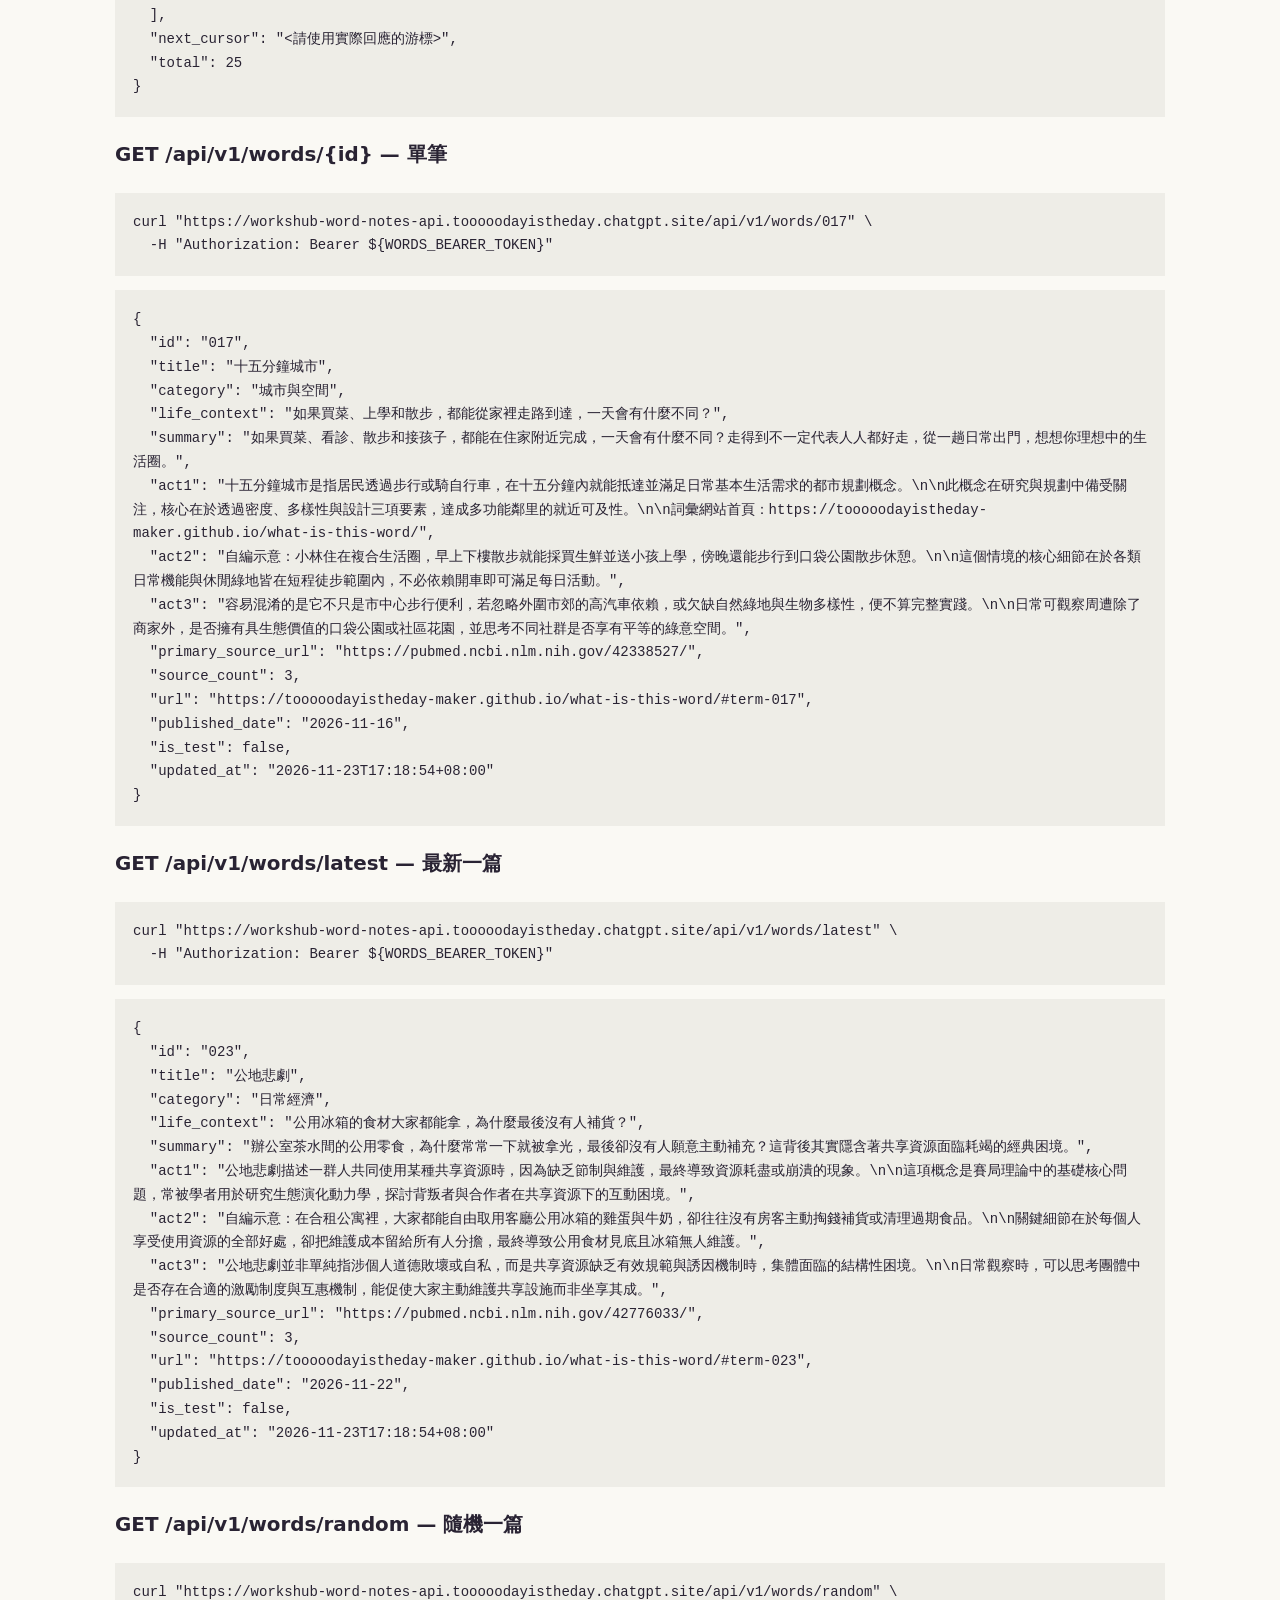
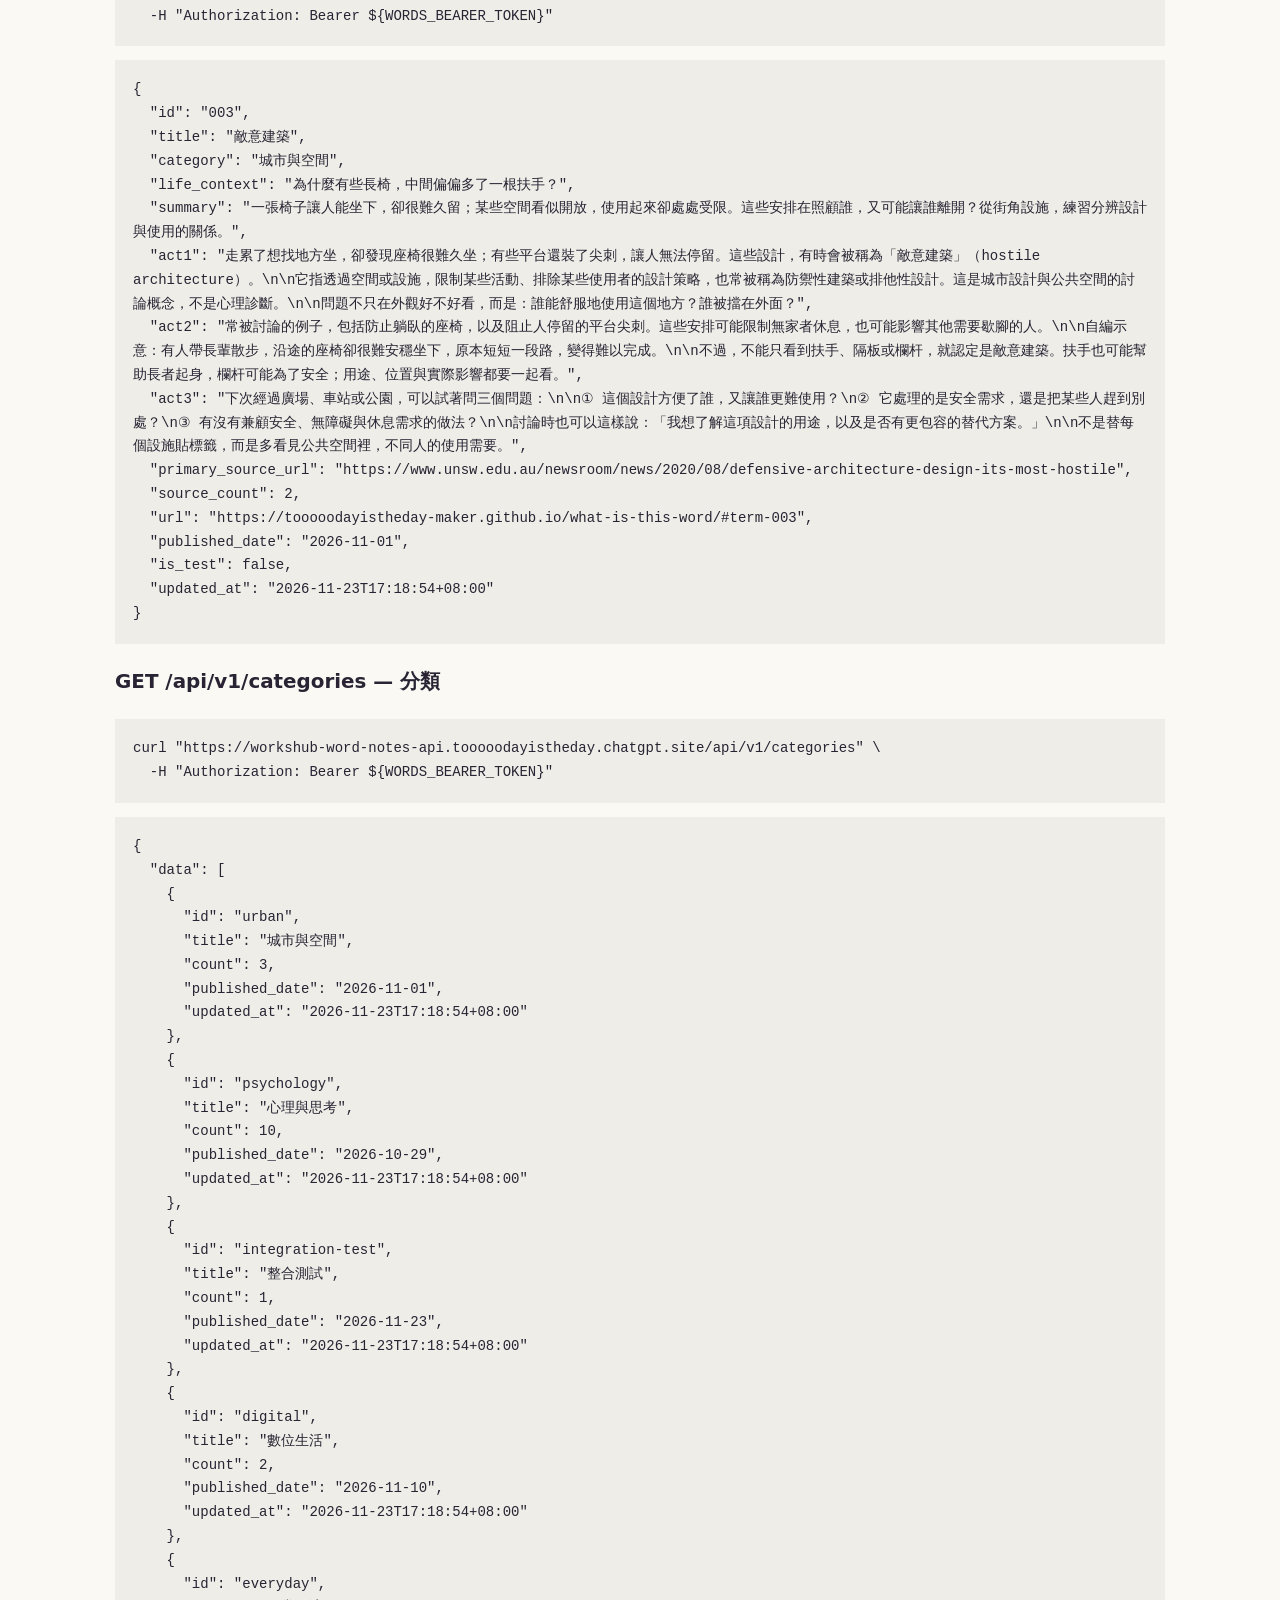
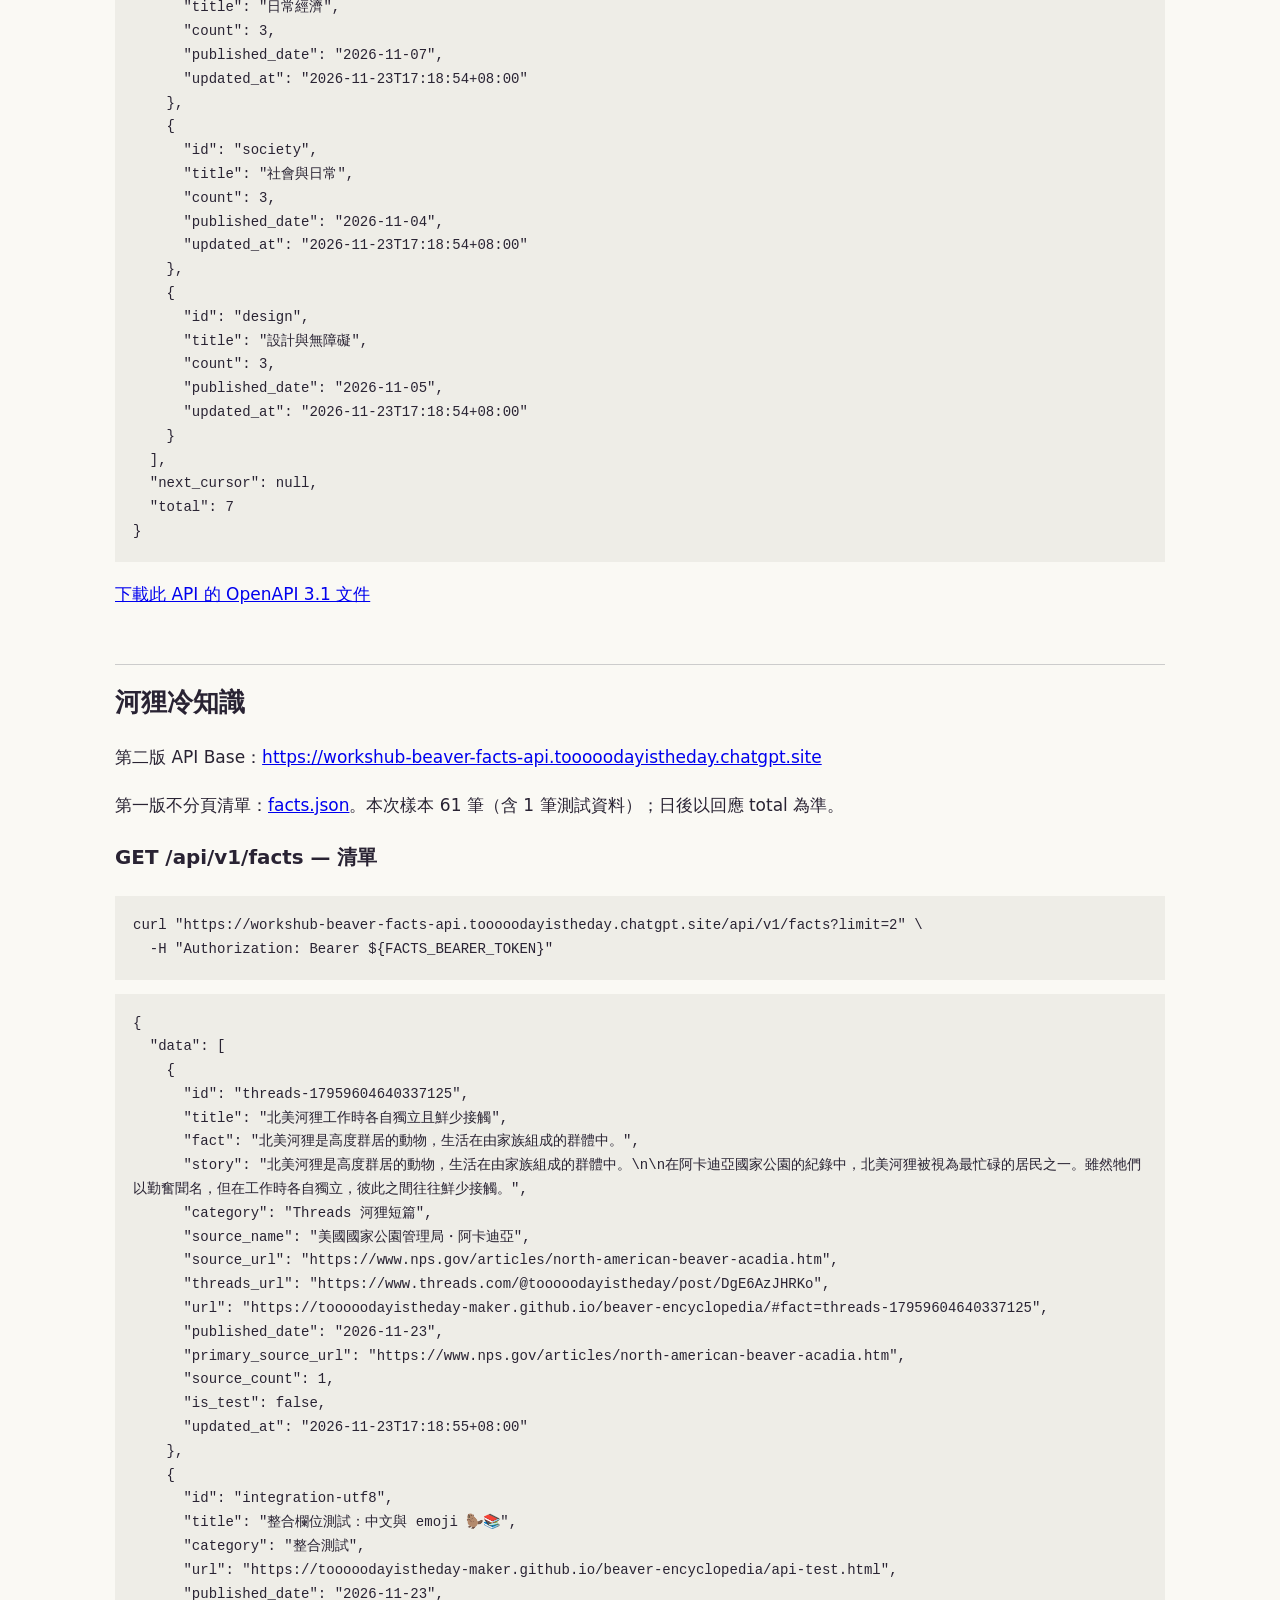
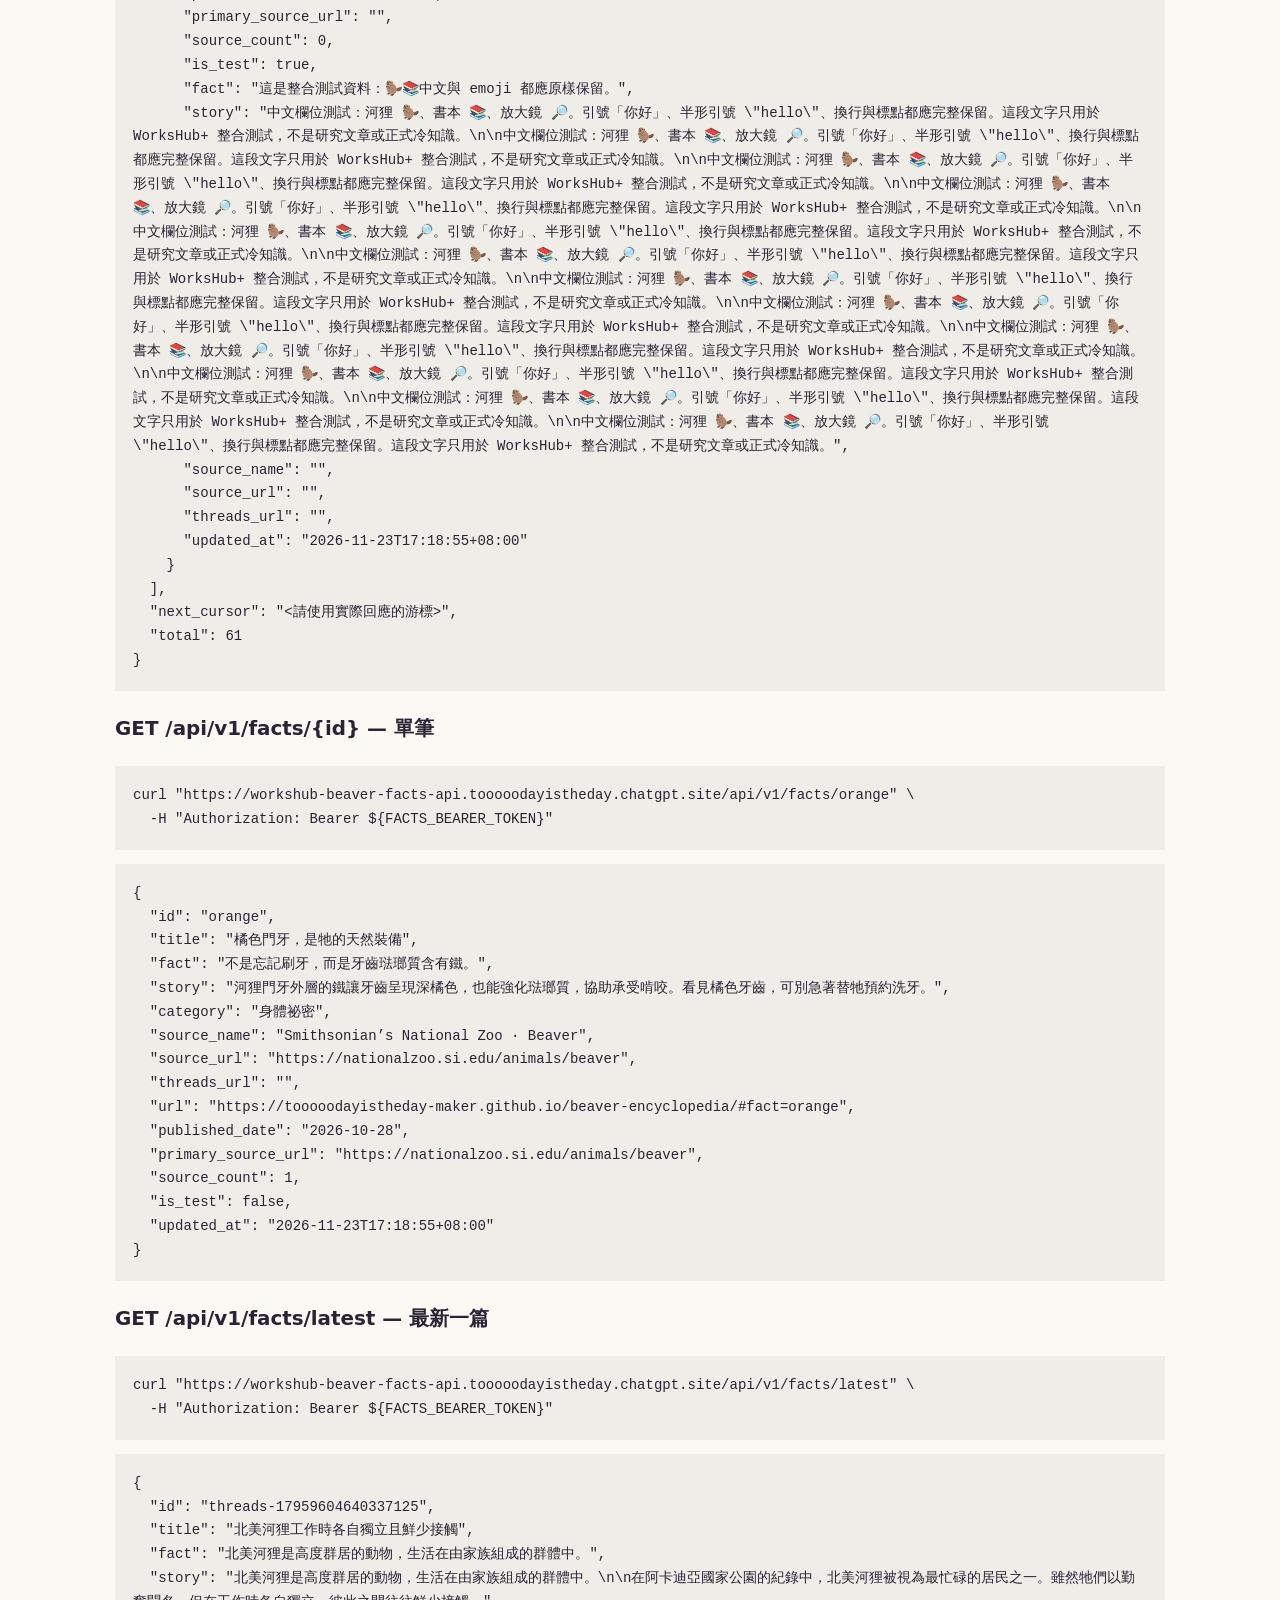
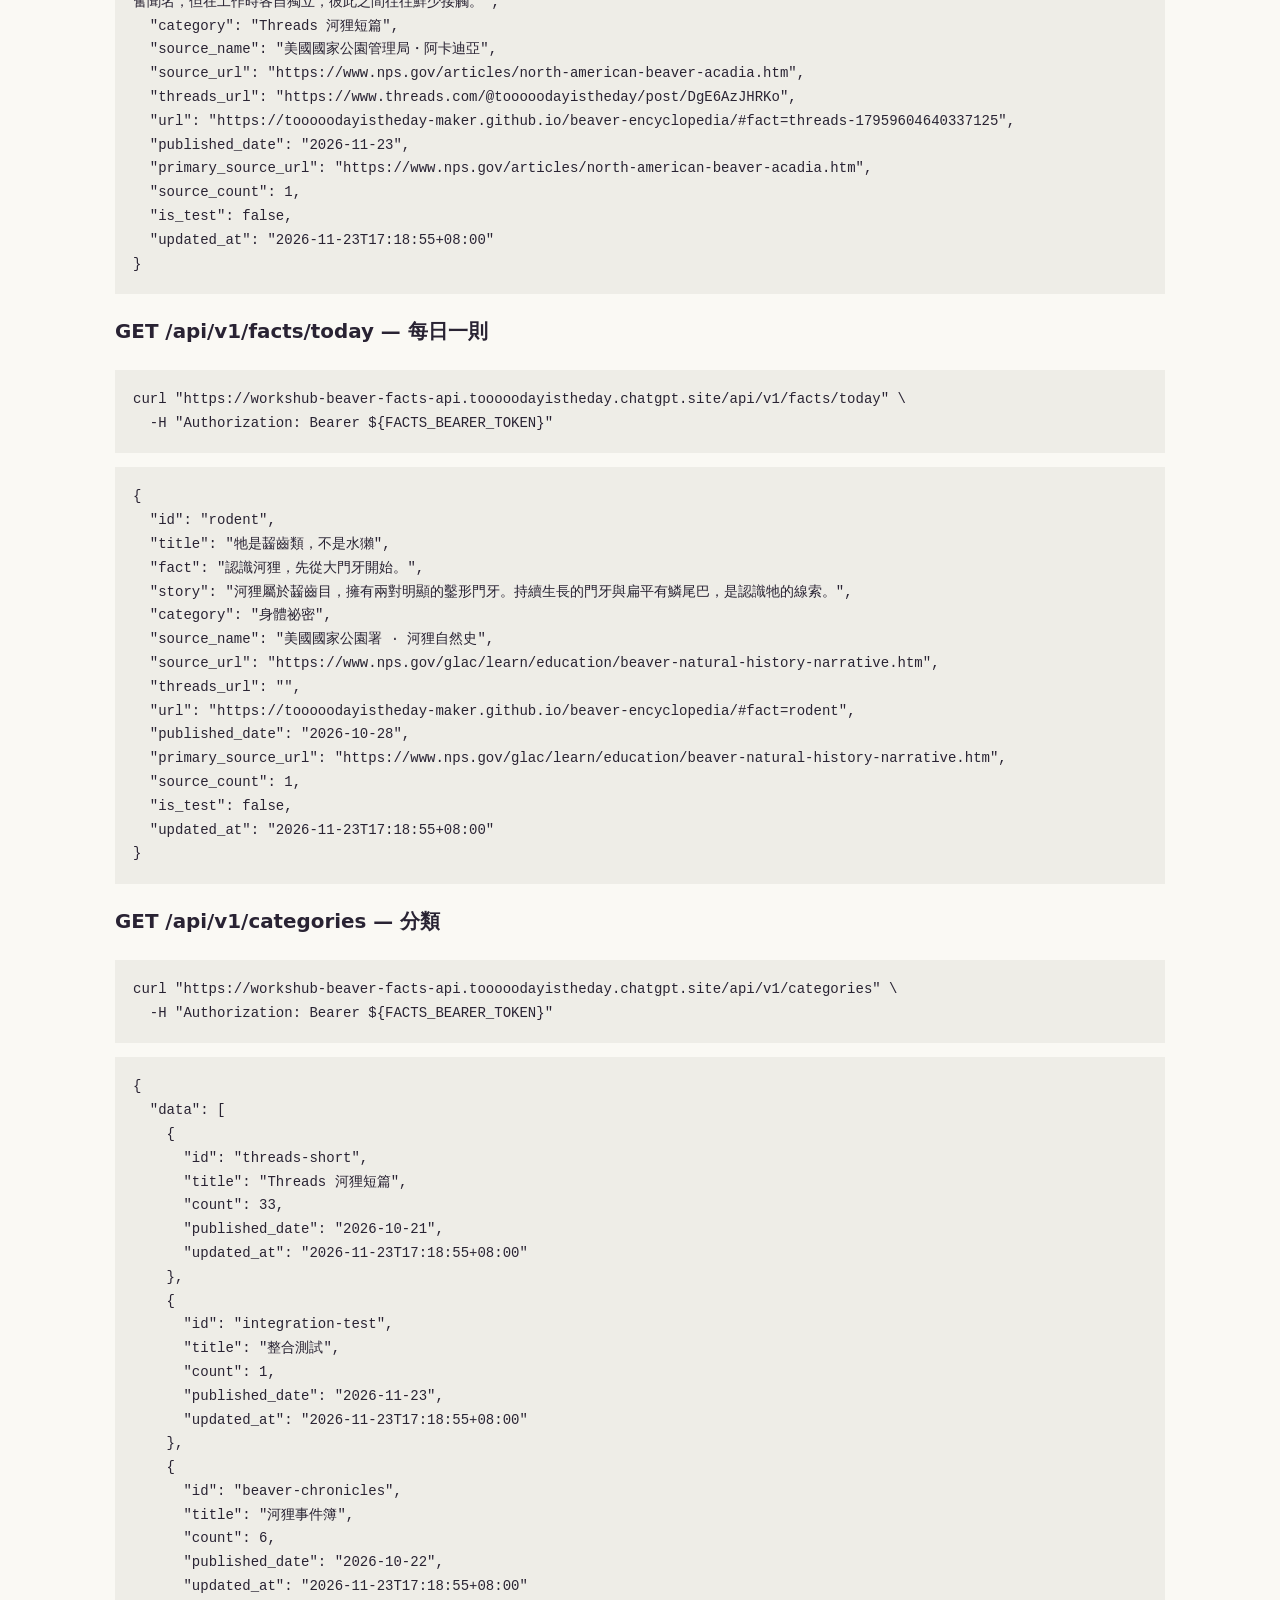
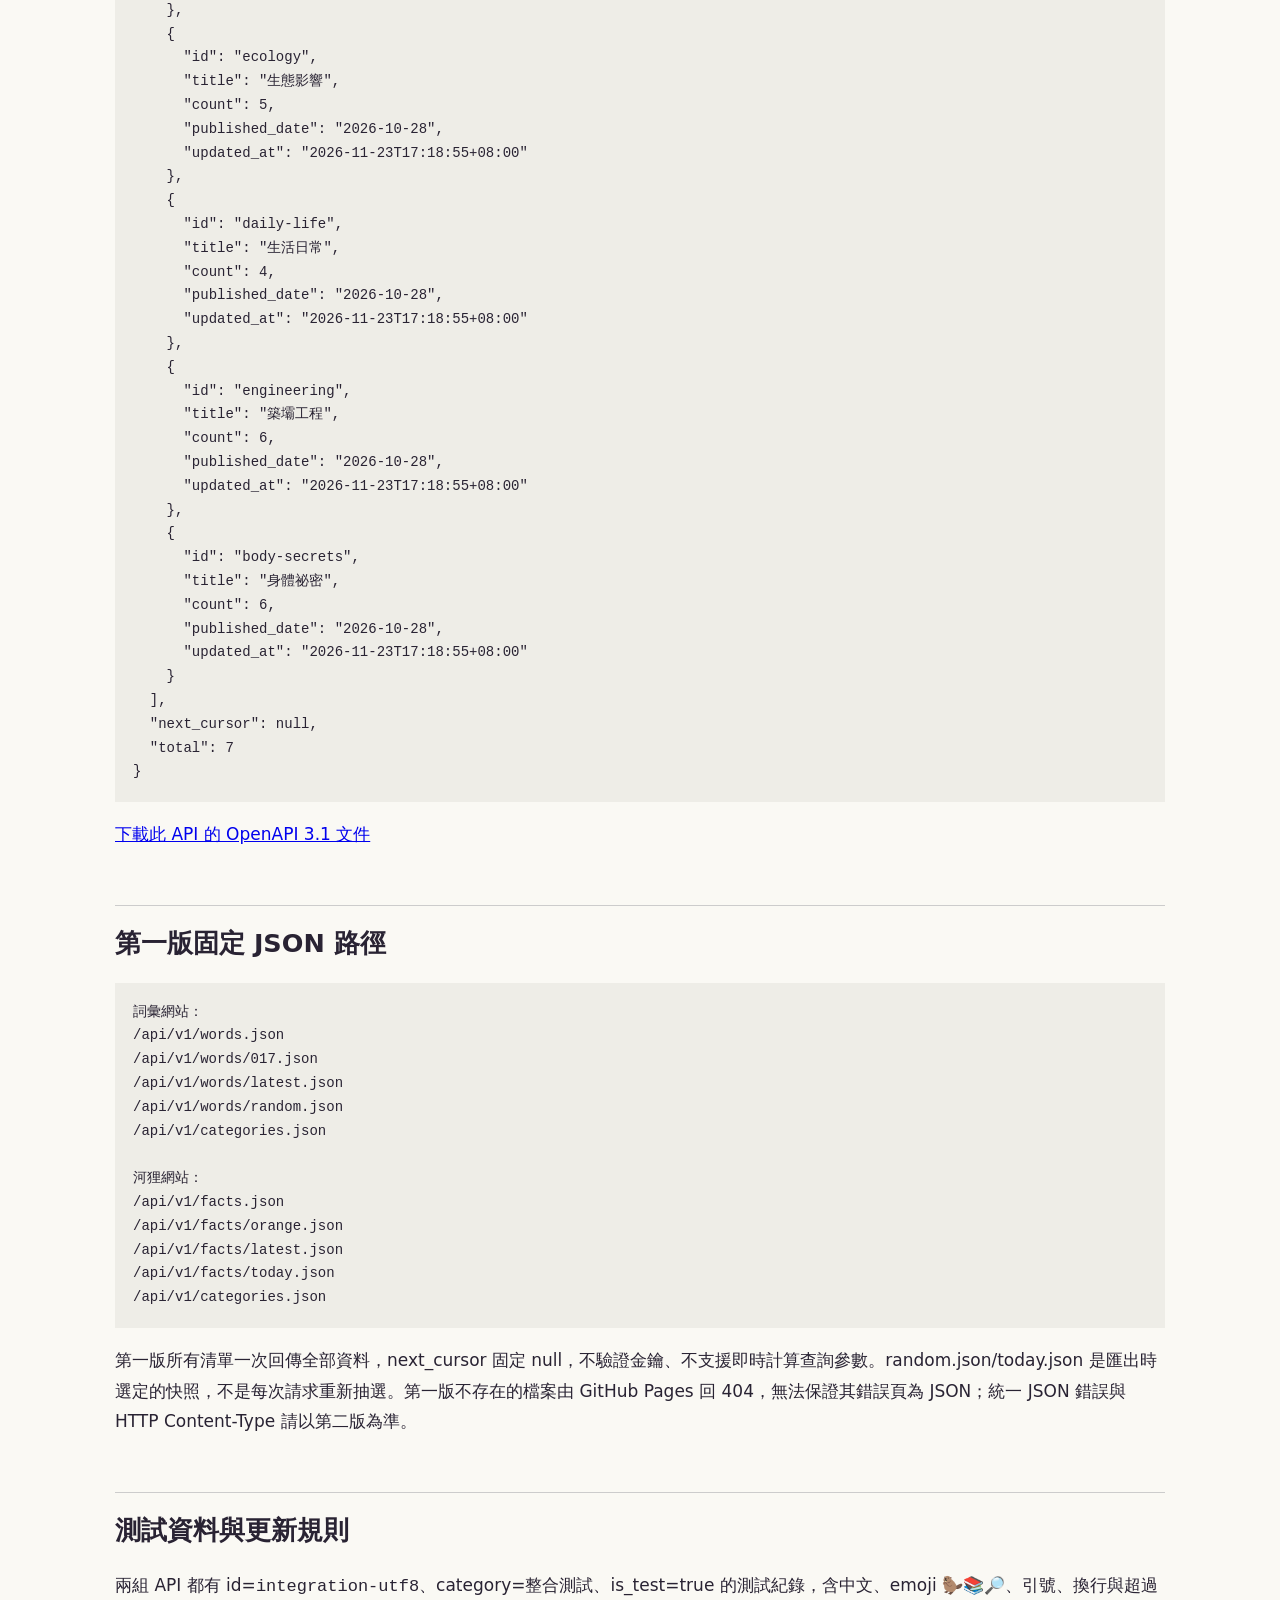
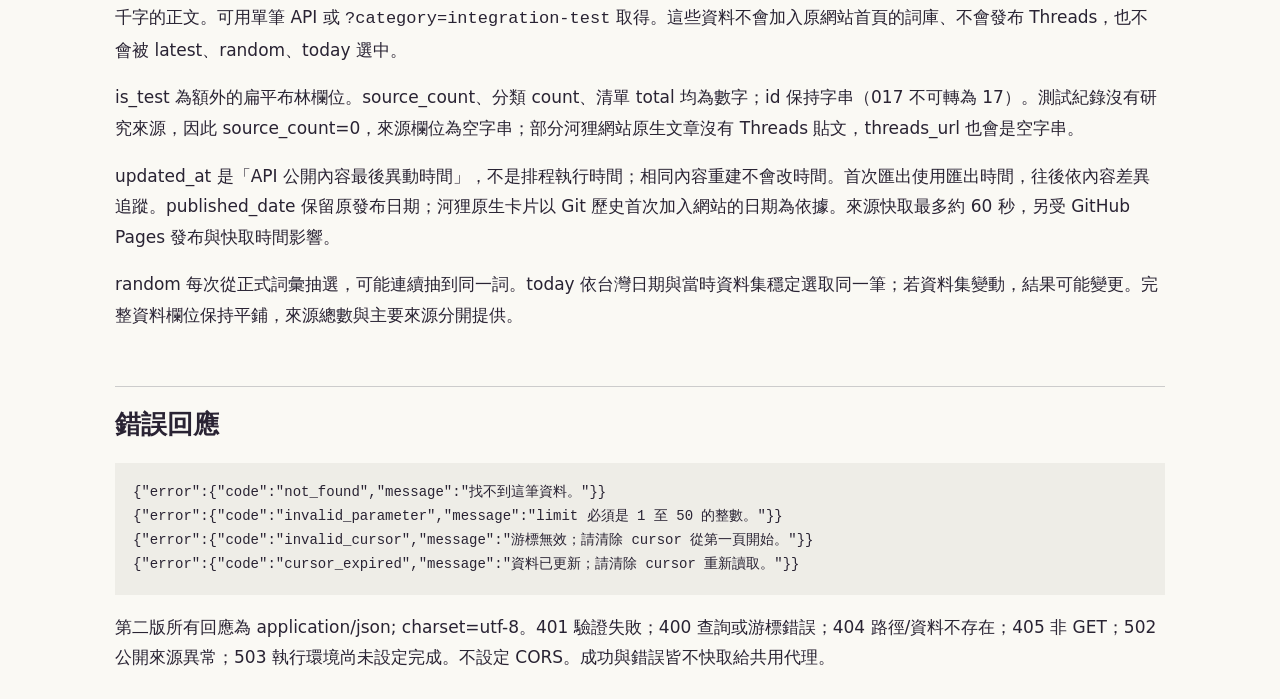
<file: api-docs.html>
<!doctype html><html lang="zh-Hant"><meta charset="utf-8"><meta name="viewport" content="width=device-width"><title>WorksHub+ 內容 API v1 文件</title><style>body{max-width:1050px;margin:40px auto;padding:0 24px;font:17px/1.8 system-ui;color:#292333;background:#faf9f4}h1,h2{line-height:1.4}h2{margin-top:55px;border-top:1px solid #ccc;padding-top:20px}pre{white-space:pre-wrap;overflow-wrap:anywhere;background:#eeede7;padding:18px;font:14px/1.7 monospace}table{border-collapse:collapse;width:100%}td,th{border:1px solid #ccc;padding:10px;text-align:left}a{overflow-wrap:anywhere}</style><h1>WorksHub+ 內容 API v1</h1><p>兩組 GET-only、伺服器對伺服器 API。憑證另行提供，本文不含金鑰。第一版是公開 GitHub Pages JSON；第二版支援驗證、查詢與游標分頁。</p><h2>中台欄位對應</h2><ul><li>資料陣列路徑：<code>data</code>（JSONPath：<code>$.data</code>）</li><li>下一頁游標回應路徑：<code>next_cursor</code>（JSONPath：<code>$.next_cursor</code>）</li><li>下一次請求的 query 名稱：<code>cursor</code></li><li><code>next_cursor = null</code> 停止抓取。空 cursor 視為第一頁；不要自行拆解或修改游標。</li><li><code>total</code> 是篩選後、分頁前的總筆數；每頁筆數是 <code>data.length</code>。</li></ul><p>這裡提供常見的根層 next_cursor 格式。仍需你在 WorksHub+ 建測試連接器，確認中台實際接受的游標設定。</p><h2>第二版驗證：每次擇一</h2><pre>Authorization: Bearer ${BEARER_TOKEN}

X-API-Key: ${API_KEY}

Authorization: Basic ${BASE64_USERNAME_COLON_PASSWORD}</pre><p>Basic 請在中台分別填入 username 與 password，由中台組出 Base64。請勿把憑證放在 URL/query 中。Worker 憑證只由環境 Secret bindings 讀取，不寫進程式、公開檔案或本文。每組服務使用各自的測試憑證。若同時送 Authorization 與 X-API-Key，回 401，避免驗證方式混淆。</p><pre>HTTP 401
{"error":{"code":"unauthorized","message":"缺少或無效的驗證憑證；請擇一使用 Bearer、X-API-Key 或 Basic Auth。"}}</pre><h2>清單查詢參數</h2><table><tr><th>參數</th><th>規則</th></tr><tr><td>limit</td><td>預設 20；1–50 的整數，超過範圍回 400。</td></tr><tr><td>cursor</td><td>使用上一頁回應的 next_cursor；其他篩選條件維持一致。可以調整 limit。</td></tr><tr><td>category</td><td>分類名稱或 categories 回應的 id，例如 psychology、engineering、integration-test。空白表示不篩選。</td></tr><tr><td>q</td><td>標題、摘要、情境與正文的關鍵字；不區分英文字母大小寫，上限 200 字元。</td></tr><tr><td>updated_after</td><td>ISO 日期或含時區的完整時間；僅回 updated_at 嚴格晚於該時間的資料。只有日期時，視為台灣時間 00:00:00。使用 URL encoding，避免 +08:00 的加號變成空白。</td></tr></table><p>清單依 published_date 降冪、id 降冪排序。改變 category、q 或 updated_after 後，必須清除 cursor。資料來源更新使游標快照過期時回 400/cursor_expired，請從第一頁重抓。未支援或重複的參數回 400。</p><h2>這個詞，是什麼？</h2><p>第二版 API Base：<a href="https://workshub-word-notes-api.tooooodayistheday.chatgpt.site">https://workshub-word-notes-api.tooooodayistheday.chatgpt.site</a></p><p>第一版不分頁清單：<a href="https://tooooodayistheday-maker.github.io/what-is-this-word/api/v1/words.json">words.json</a>。本次樣本 25 筆（含 1 筆測試資料）；日後以回應 total 為準。</p><h3>GET /api/v1/words — 清單</h3><pre>curl &quot;https://workshub-word-notes-api.tooooodayistheday.chatgpt.site/api/v1/words?limit=2&quot; \
  -H &quot;Authorization: Bearer ${WORDS_BEARER_TOKEN}&quot;</pre><pre>{
  &quot;data&quot;: [
    {
      &quot;id&quot;: &quot;integration-utf8&quot;,
      &quot;title&quot;: &quot;整合欄位測試：中文與 emoji 🦫📚&quot;,
      &quot;category&quot;: &quot;整合測試&quot;,
      &quot;url&quot;: &quot;https://tooooodayistheday-maker.github.io/what-is-this-word/api-test.html&quot;,
      &quot;published_date&quot;: &quot;2026-11-23&quot;,
      &quot;primary_source_url&quot;: &quot;&quot;,
      &quot;source_count&quot;: 0,
      &quot;is_test&quot;: true,
      &quot;life_context&quot;: &quot;當 Bot 收到中文與 emoji 🦫📚，文字是否仍然完整？&quot;,
      &quot;summary&quot;: &quot;這是一筆明確標示的整合測試資料，用來檢查中文、emoji 🦫📚、空值、數字與長文字的欄位對應。&quot;,
      &quot;act1&quot;: &quot;中文欄位測試：河狸 🦫、書本 📚、放大鏡 🔎。引號「你好」、半形引號 \&quot;hello\&quot;、換行與標點都應完整保留。這段文字只用於 WorksHub+ 整合測試，不是研究文章或正式冷知識。&quot;,
      &quot;act2&quot;: &quot;中文欄位測試：河狸 🦫、書本 📚、放大鏡 🔎。引號「你好」、半形引號 \&quot;hello\&quot;、換行與標點都應完整保留。這段文字只用於 WorksHub+ 整合測試，不是研究文章或正式冷知識。\n\n中文欄位測試：河狸 🦫、書本 📚、放大鏡 🔎。引號「你好」、半形引號 \&quot;hello\&quot;、換行與標點都應完整保留。這段文字只用於 WorksHub+ 整合測試，不是研究文章或正式冷知識。\n\n中文欄位測試：河狸 🦫、書本 📚、放大鏡 🔎。引號「你好」、半形引號 \&quot;hello\&quot;、換行與標點都應完整保留。這段文字只用於 WorksHub+ 整合測試，不是研究文章或正式冷知識。\n\n中文欄位測試：河狸 🦫、書本 📚、放大鏡 🔎。引號「你好」、半形引號 \&quot;hello\&quot;、換行與標點都應完整保留。這段文字只用於 WorksHub+ 整合測試，不是研究文章或正式冷知識。\n\n中文欄位測試：河狸 🦫、書本 📚、放大鏡 🔎。引號「你好」、半形引號 \&quot;hello\&quot;、換行與標點都應完整保留。這段文字只用於 WorksHub+ 整合測試，不是研究文章或正式冷知識。\n\n中文欄位測試：河狸 🦫、書本 📚、放大鏡 🔎。引號「你好」、半形引號 \&quot;hello\&quot;、換行與標點都應完整保留。這段文字只用於 WorksHub+ 整合測試，不是研究文章或正式冷知識。\n\n中文欄位測試：河狸 🦫、書本 📚、放大鏡 🔎。引號「你好」、半形引號 \&quot;hello\&quot;、換行與標點都應完整保留。這段文字只用於 WorksHub+ 整合測試，不是研究文章或正式冷知識。\n\n中文欄位測試：河狸 🦫、書本 📚、放大鏡 🔎。引號「你好」、半形引號 \&quot;hello\&quot;、換行與標點都應完整保留。這段文字只用於 WorksHub+ 整合測試，不是研究文章或正式冷知識。\n\n中文欄位測試：河狸 🦫、書本 📚、放大鏡 🔎。引號「你好」、半形引號 \&quot;hello\&quot;、換行與標點都應完整保留。這段文字只用於 WorksHub+ 整合測試，不是研究文章或正式冷知識。\n\n中文欄位測試：河狸 🦫、書本 📚、放大鏡 🔎。引號「你好」、半形引號 \&quot;hello\&quot;、換行與標點都應完整保留。這段文字只用於 WorksHub+ 整合測試，不是研究文章或正式冷知識。\n\n中文欄位測試：河狸 🦫、書本 📚、放大鏡 🔎。引號「你好」、半形引號 \&quot;hello\&quot;、換行與標點都應完整保留。這段文字只用於 WorksHub+ 整合測試，不是研究文章或正式冷知識。\n\n中文欄位測試：河狸 🦫、書本 📚、放大鏡 🔎。引號「你好」、半形引號 \&quot;hello\&quot;、換行與標點都應完整保留。這段文字只用於 WorksHub+ 整合測試，不是研究文章或正式冷知識。&quot;,
      &quot;act3&quot;: &quot;測試結束後，可停用這筆 API 測試資料；它不會進入隨機推薦與最新文章。&quot;,
      &quot;updated_at&quot;: &quot;2026-11-23T17:18:54+08:00&quot;
    },
    {
      &quot;id&quot;: &quot;023&quot;,
      &quot;title&quot;: &quot;公地悲劇&quot;,
      &quot;category&quot;: &quot;日常經濟&quot;,
      &quot;life_context&quot;: &quot;公用冰箱的食材大家都能拿，為什麼最後沒有人補貨？&quot;,
      &quot;summary&quot;: &quot;辦公室茶水間的公用零食，為什麼常常一下就被拿光，最後卻沒有人願意主動補充？這背後其實隱含著共享資源面臨耗竭的經典困境。&quot;,
      &quot;act1&quot;: &quot;公地悲劇描述一群人共同使用某種共享資源時，因為缺乏節制與維護，最終導致資源耗盡或崩潰的現象。\n\n這項概念是賽局理論中的基礎核心問題，常被學者用於研究生態演化動力學，探討背叛者與合作者在共享資源下的互動困境。&quot;,
      &quot;act2&quot;: &quot;自編示意：在合租公寓裡，大家都能自由取用客廳公用冰箱的雞蛋與牛奶，卻往往沒有房客主動掏錢補貨或清理過期食品。\n\n關鍵細節在於每個人享受使用資源的全部好處，卻把維護成本留給所有人分擔，最終導致公用食材見底且冰箱無人維護。&quot;,
      &quot;act3&quot;: &quot;公地悲劇並非單純指涉個人道德敗壞或自私，而是共享資源缺乏有效規範與誘因機制時，集體面臨的結構性困境。\n\n日常觀察時，可以思考團體中是否存在合適的激勵制度與互惠機制，能促使大家主動維護共享設施而非坐享其成。&quot;,
      &quot;primary_source_url&quot;: &quot;https://pubmed.ncbi.nlm.nih.gov/42776033/&quot;,
      &quot;source_count&quot;: 3,
      &quot;url&quot;: &quot;https://tooooodayistheday-maker.github.io/what-is-this-word/#term-023&quot;,
      &quot;published_date&quot;: &quot;2026-11-22&quot;,
      &quot;is_test&quot;: false,
      &quot;updated_at&quot;: &quot;2026-11-23T17:18:54+08:00&quot;
    }
  ],
  &quot;next_cursor&quot;: &quot;&lt;請使用實際回應的游標&gt;&quot;,
  &quot;total&quot;: 25
}</pre><h3>GET /api/v1/words/{id} — 單筆</h3><pre>curl &quot;https://workshub-word-notes-api.tooooodayistheday.chatgpt.site/api/v1/words/017&quot; \
  -H &quot;Authorization: Bearer ${WORDS_BEARER_TOKEN}&quot;</pre><pre>{
  &quot;id&quot;: &quot;017&quot;,
  &quot;title&quot;: &quot;十五分鐘城市&quot;,
  &quot;category&quot;: &quot;城市與空間&quot;,
  &quot;life_context&quot;: &quot;如果買菜、上學和散步，都能從家裡走路到達，一天會有什麼不同？&quot;,
  &quot;summary&quot;: &quot;如果買菜、看診、散步和接孩子，都能在住家附近完成，一天會有什麼不同？走得到不一定代表人人都好走，從一趟日常出門，想想你理想中的生活圈。&quot;,
  &quot;act1&quot;: &quot;十五分鐘城市是指居民透過步行或騎自行車，在十五分鐘內就能抵達並滿足日常基本生活需求的都市規劃概念。\n\n此概念在研究與規劃中備受關注，核心在於透過密度、多樣性與設計三項要素，達成多功能鄰里的就近可及性。\n\n詞彙網站首頁：https://tooooodayistheday-maker.github.io/what-is-this-word/&quot;,
  &quot;act2&quot;: &quot;自編示意：小林住在複合生活圈，早上下樓散步就能採買生鮮並送小孩上學，傍晚還能步行到口袋公園散步休憩。\n\n這個情境的核心細節在於各類日常機能與休閒綠地皆在短程徒步範圍內，不必依賴開車即可滿足每日活動。&quot;,
  &quot;act3&quot;: &quot;容易混淆的是它不只是市中心步行便利，若忽略外圍市郊的高汽車依賴，或欠缺自然綠地與生物多樣性，便不算完整實踐。\n\n日常可觀察周遭除了商家外，是否擁有具生態價值的口袋公園或社區花園，並思考不同社群是否享有平等的綠意空間。&quot;,
  &quot;primary_source_url&quot;: &quot;https://pubmed.ncbi.nlm.nih.gov/42338527/&quot;,
  &quot;source_count&quot;: 3,
  &quot;url&quot;: &quot;https://tooooodayistheday-maker.github.io/what-is-this-word/#term-017&quot;,
  &quot;published_date&quot;: &quot;2026-11-16&quot;,
  &quot;is_test&quot;: false,
  &quot;updated_at&quot;: &quot;2026-11-23T17:18:54+08:00&quot;
}</pre><h3>GET /api/v1/words/latest — 最新一篇</h3><pre>curl &quot;https://workshub-word-notes-api.tooooodayistheday.chatgpt.site/api/v1/words/latest&quot; \
  -H &quot;Authorization: Bearer ${WORDS_BEARER_TOKEN}&quot;</pre><pre>{
  &quot;id&quot;: &quot;023&quot;,
  &quot;title&quot;: &quot;公地悲劇&quot;,
  &quot;category&quot;: &quot;日常經濟&quot;,
  &quot;life_context&quot;: &quot;公用冰箱的食材大家都能拿，為什麼最後沒有人補貨？&quot;,
  &quot;summary&quot;: &quot;辦公室茶水間的公用零食，為什麼常常一下就被拿光，最後卻沒有人願意主動補充？這背後其實隱含著共享資源面臨耗竭的經典困境。&quot;,
  &quot;act1&quot;: &quot;公地悲劇描述一群人共同使用某種共享資源時，因為缺乏節制與維護，最終導致資源耗盡或崩潰的現象。\n\n這項概念是賽局理論中的基礎核心問題，常被學者用於研究生態演化動力學，探討背叛者與合作者在共享資源下的互動困境。&quot;,
  &quot;act2&quot;: &quot;自編示意：在合租公寓裡，大家都能自由取用客廳公用冰箱的雞蛋與牛奶，卻往往沒有房客主動掏錢補貨或清理過期食品。\n\n關鍵細節在於每個人享受使用資源的全部好處，卻把維護成本留給所有人分擔，最終導致公用食材見底且冰箱無人維護。&quot;,
  &quot;act3&quot;: &quot;公地悲劇並非單純指涉個人道德敗壞或自私，而是共享資源缺乏有效規範與誘因機制時，集體面臨的結構性困境。\n\n日常觀察時，可以思考團體中是否存在合適的激勵制度與互惠機制，能促使大家主動維護共享設施而非坐享其成。&quot;,
  &quot;primary_source_url&quot;: &quot;https://pubmed.ncbi.nlm.nih.gov/42776033/&quot;,
  &quot;source_count&quot;: 3,
  &quot;url&quot;: &quot;https://tooooodayistheday-maker.github.io/what-is-this-word/#term-023&quot;,
  &quot;published_date&quot;: &quot;2026-11-22&quot;,
  &quot;is_test&quot;: false,
  &quot;updated_at&quot;: &quot;2026-11-23T17:18:54+08:00&quot;
}</pre><h3>GET /api/v1/words/random — 隨機一篇</h3><pre>curl &quot;https://workshub-word-notes-api.tooooodayistheday.chatgpt.site/api/v1/words/random&quot; \
  -H &quot;Authorization: Bearer ${WORDS_BEARER_TOKEN}&quot;</pre><pre>{
  &quot;id&quot;: &quot;003&quot;,
  &quot;title&quot;: &quot;敵意建築&quot;,
  &quot;category&quot;: &quot;城市與空間&quot;,
  &quot;life_context&quot;: &quot;為什麼有些長椅，中間偏偏多了一根扶手？&quot;,
  &quot;summary&quot;: &quot;一張椅子讓人能坐下，卻很難久留；某些空間看似開放，使用起來卻處處受限。這些安排在照顧誰，又可能讓誰離開？從街角設施，練習分辨設計與使用的關係。&quot;,
  &quot;act1&quot;: &quot;走累了想找地方坐，卻發現座椅很難久坐；有些平台還裝了尖刺，讓人無法停留。這些設計，有時會被稱為「敵意建築」（hostile architecture）。\n\n它指透過空間或設施，限制某些活動、排除某些使用者的設計策略，也常被稱為防禦性建築或排他性設計。這是城市設計與公共空間的討論概念，不是心理診斷。\n\n問題不只在外觀好不好看，而是：誰能舒服地使用這個地方？誰被擋在外面？&quot;,
  &quot;act2&quot;: &quot;常被討論的例子，包括防止躺臥的座椅，以及阻止人停留的平台尖刺。這些安排可能限制無家者休息，也可能影響其他需要歇腳的人。\n\n自編示意：有人帶長輩散步，沿途的座椅卻很難安穩坐下，原本短短一段路，變得難以完成。\n\n不過，不能只看到扶手、隔板或欄杆，就認定是敵意建築。扶手也可能幫助長者起身，欄杆可能為了安全；用途、位置與實際影響都要一起看。&quot;,
  &quot;act3&quot;: &quot;下次經過廣場、車站或公園，可以試著問三個問題：\n\n① 這個設計方便了誰，又讓誰更難使用？\n② 它處理的是安全需求，還是把某些人趕到別處？\n③ 有沒有兼顧安全、無障礙與休息需求的做法？\n\n討論時也可以這樣說：「我想了解這項設計的用途，以及是否有更包容的替代方案。」\n\n不是替每個設施貼標籤，而是多看見公共空間裡，不同人的使用需要。&quot;,
  &quot;primary_source_url&quot;: &quot;https://www.unsw.edu.au/newsroom/news/2020/08/defensive-architecture-design-its-most-hostile&quot;,
  &quot;source_count&quot;: 2,
  &quot;url&quot;: &quot;https://tooooodayistheday-maker.github.io/what-is-this-word/#term-003&quot;,
  &quot;published_date&quot;: &quot;2026-11-01&quot;,
  &quot;is_test&quot;: false,
  &quot;updated_at&quot;: &quot;2026-11-23T17:18:54+08:00&quot;
}</pre><h3>GET /api/v1/categories — 分類</h3><pre>curl &quot;https://workshub-word-notes-api.tooooodayistheday.chatgpt.site/api/v1/categories&quot; \
  -H &quot;Authorization: Bearer ${WORDS_BEARER_TOKEN}&quot;</pre><pre>{
  &quot;data&quot;: [
    {
      &quot;id&quot;: &quot;urban&quot;,
      &quot;title&quot;: &quot;城市與空間&quot;,
      &quot;count&quot;: 3,
      &quot;published_date&quot;: &quot;2026-11-01&quot;,
      &quot;updated_at&quot;: &quot;2026-11-23T17:18:54+08:00&quot;
    },
    {
      &quot;id&quot;: &quot;psychology&quot;,
      &quot;title&quot;: &quot;心理與思考&quot;,
      &quot;count&quot;: 10,
      &quot;published_date&quot;: &quot;2026-10-29&quot;,
      &quot;updated_at&quot;: &quot;2026-11-23T17:18:54+08:00&quot;
    },
    {
      &quot;id&quot;: &quot;integration-test&quot;,
      &quot;title&quot;: &quot;整合測試&quot;,
      &quot;count&quot;: 1,
      &quot;published_date&quot;: &quot;2026-11-23&quot;,
      &quot;updated_at&quot;: &quot;2026-11-23T17:18:54+08:00&quot;
    },
    {
      &quot;id&quot;: &quot;digital&quot;,
      &quot;title&quot;: &quot;數位生活&quot;,
      &quot;count&quot;: 2,
      &quot;published_date&quot;: &quot;2026-11-10&quot;,
      &quot;updated_at&quot;: &quot;2026-11-23T17:18:54+08:00&quot;
    },
    {
      &quot;id&quot;: &quot;everyday&quot;,
      &quot;title&quot;: &quot;日常經濟&quot;,
      &quot;count&quot;: 3,
      &quot;published_date&quot;: &quot;2026-11-07&quot;,
      &quot;updated_at&quot;: &quot;2026-11-23T17:18:54+08:00&quot;
    },
    {
      &quot;id&quot;: &quot;society&quot;,
      &quot;title&quot;: &quot;社會與日常&quot;,
      &quot;count&quot;: 3,
      &quot;published_date&quot;: &quot;2026-11-04&quot;,
      &quot;updated_at&quot;: &quot;2026-11-23T17:18:54+08:00&quot;
    },
    {
      &quot;id&quot;: &quot;design&quot;,
      &quot;title&quot;: &quot;設計與無障礙&quot;,
      &quot;count&quot;: 3,
      &quot;published_date&quot;: &quot;2026-11-05&quot;,
      &quot;updated_at&quot;: &quot;2026-11-23T17:18:54+08:00&quot;
    }
  ],
  &quot;next_cursor&quot;: null,
  &quot;total&quot;: 7
}</pre><p><a href="https://tooooodayistheday-maker.github.io/what-is-this-word/api/v1/openapi.json">下載此 API 的 OpenAPI 3.1 文件</a></p><h2>河狸冷知識</h2><p>第二版 API Base：<a href="https://workshub-beaver-facts-api.tooooodayistheday.chatgpt.site">https://workshub-beaver-facts-api.tooooodayistheday.chatgpt.site</a></p><p>第一版不分頁清單：<a href="https://tooooodayistheday-maker.github.io/beaver-encyclopedia/api/v1/facts.json">facts.json</a>。本次樣本 61 筆（含 1 筆測試資料）；日後以回應 total 為準。</p><h3>GET /api/v1/facts — 清單</h3><pre>curl &quot;https://workshub-beaver-facts-api.tooooodayistheday.chatgpt.site/api/v1/facts?limit=2&quot; \
  -H &quot;Authorization: Bearer ${FACTS_BEARER_TOKEN}&quot;</pre><pre>{
  &quot;data&quot;: [
    {
      &quot;id&quot;: &quot;threads-17959604640337125&quot;,
      &quot;title&quot;: &quot;北美河狸工作時各自獨立且鮮少接觸&quot;,
      &quot;fact&quot;: &quot;北美河狸是高度群居的動物，生活在由家族組成的群體中。&quot;,
      &quot;story&quot;: &quot;北美河狸是高度群居的動物，生活在由家族組成的群體中。\n\n在阿卡迪亞國家公園的紀錄中，北美河狸被視為最忙碌的居民之一。雖然牠們以勤奮聞名，但在工作時各自獨立，彼此之間往往鮮少接觸。&quot;,
      &quot;category&quot;: &quot;Threads 河狸短篇&quot;,
      &quot;source_name&quot;: &quot;美國國家公園管理局・阿卡迪亞&quot;,
      &quot;source_url&quot;: &quot;https://www.nps.gov/articles/north-american-beaver-acadia.htm&quot;,
      &quot;threads_url&quot;: &quot;https://www.threads.com/@tooooodayistheday/post/DgE6AzJHRKo&quot;,
      &quot;url&quot;: &quot;https://tooooodayistheday-maker.github.io/beaver-encyclopedia/#fact=threads-17959604640337125&quot;,
      &quot;published_date&quot;: &quot;2026-11-23&quot;,
      &quot;primary_source_url&quot;: &quot;https://www.nps.gov/articles/north-american-beaver-acadia.htm&quot;,
      &quot;source_count&quot;: 1,
      &quot;is_test&quot;: false,
      &quot;updated_at&quot;: &quot;2026-11-23T17:18:55+08:00&quot;
    },
    {
      &quot;id&quot;: &quot;integration-utf8&quot;,
      &quot;title&quot;: &quot;整合欄位測試：中文與 emoji 🦫📚&quot;,
      &quot;category&quot;: &quot;整合測試&quot;,
      &quot;url&quot;: &quot;https://tooooodayistheday-maker.github.io/beaver-encyclopedia/api-test.html&quot;,
      &quot;published_date&quot;: &quot;2026-11-23&quot;,
      &quot;primary_source_url&quot;: &quot;&quot;,
      &quot;source_count&quot;: 0,
      &quot;is_test&quot;: true,
      &quot;fact&quot;: &quot;這是整合測試資料：🦫📚中文與 emoji 都應原樣保留。&quot;,
      &quot;story&quot;: &quot;中文欄位測試：河狸 🦫、書本 📚、放大鏡 🔎。引號「你好」、半形引號 \&quot;hello\&quot;、換行與標點都應完整保留。這段文字只用於 WorksHub+ 整合測試，不是研究文章或正式冷知識。\n\n中文欄位測試：河狸 🦫、書本 📚、放大鏡 🔎。引號「你好」、半形引號 \&quot;hello\&quot;、換行與標點都應完整保留。這段文字只用於 WorksHub+ 整合測試，不是研究文章或正式冷知識。\n\n中文欄位測試：河狸 🦫、書本 📚、放大鏡 🔎。引號「你好」、半形引號 \&quot;hello\&quot;、換行與標點都應完整保留。這段文字只用於 WorksHub+ 整合測試，不是研究文章或正式冷知識。\n\n中文欄位測試：河狸 🦫、書本 📚、放大鏡 🔎。引號「你好」、半形引號 \&quot;hello\&quot;、換行與標點都應完整保留。這段文字只用於 WorksHub+ 整合測試，不是研究文章或正式冷知識。\n\n中文欄位測試：河狸 🦫、書本 📚、放大鏡 🔎。引號「你好」、半形引號 \&quot;hello\&quot;、換行與標點都應完整保留。這段文字只用於 WorksHub+ 整合測試，不是研究文章或正式冷知識。\n\n中文欄位測試：河狸 🦫、書本 📚、放大鏡 🔎。引號「你好」、半形引號 \&quot;hello\&quot;、換行與標點都應完整保留。這段文字只用於 WorksHub+ 整合測試，不是研究文章或正式冷知識。\n\n中文欄位測試：河狸 🦫、書本 📚、放大鏡 🔎。引號「你好」、半形引號 \&quot;hello\&quot;、換行與標點都應完整保留。這段文字只用於 WorksHub+ 整合測試，不是研究文章或正式冷知識。\n\n中文欄位測試：河狸 🦫、書本 📚、放大鏡 🔎。引號「你好」、半形引號 \&quot;hello\&quot;、換行與標點都應完整保留。這段文字只用於 WorksHub+ 整合測試，不是研究文章或正式冷知識。\n\n中文欄位測試：河狸 🦫、書本 📚、放大鏡 🔎。引號「你好」、半形引號 \&quot;hello\&quot;、換行與標點都應完整保留。這段文字只用於 WorksHub+ 整合測試，不是研究文章或正式冷知識。\n\n中文欄位測試：河狸 🦫、書本 📚、放大鏡 🔎。引號「你好」、半形引號 \&quot;hello\&quot;、換行與標點都應完整保留。這段文字只用於 WorksHub+ 整合測試，不是研究文章或正式冷知識。\n\n中文欄位測試：河狸 🦫、書本 📚、放大鏡 🔎。引號「你好」、半形引號 \&quot;hello\&quot;、換行與標點都應完整保留。這段文字只用於 WorksHub+ 整合測試，不是研究文章或正式冷知識。\n\n中文欄位測試：河狸 🦫、書本 📚、放大鏡 🔎。引號「你好」、半形引號 \&quot;hello\&quot;、換行與標點都應完整保留。這段文字只用於 WorksHub+ 整合測試，不是研究文章或正式冷知識。&quot;,
      &quot;source_name&quot;: &quot;&quot;,
      &quot;source_url&quot;: &quot;&quot;,
      &quot;threads_url&quot;: &quot;&quot;,
      &quot;updated_at&quot;: &quot;2026-11-23T17:18:55+08:00&quot;
    }
  ],
  &quot;next_cursor&quot;: &quot;&lt;請使用實際回應的游標&gt;&quot;,
  &quot;total&quot;: 61
}</pre><h3>GET /api/v1/facts/{id} — 單筆</h3><pre>curl &quot;https://workshub-beaver-facts-api.tooooodayistheday.chatgpt.site/api/v1/facts/orange&quot; \
  -H &quot;Authorization: Bearer ${FACTS_BEARER_TOKEN}&quot;</pre><pre>{
  &quot;id&quot;: &quot;orange&quot;,
  &quot;title&quot;: &quot;橘色門牙，是牠的天然裝備&quot;,
  &quot;fact&quot;: &quot;不是忘記刷牙，而是牙齒琺瑯質含有鐵。&quot;,
  &quot;story&quot;: &quot;河狸門牙外層的鐵讓牙齒呈現深橘色，也能強化琺瑯質，協助承受啃咬。看見橘色牙齒，可別急著替牠預約洗牙。&quot;,
  &quot;category&quot;: &quot;身體祕密&quot;,
  &quot;source_name&quot;: &quot;Smithsonian’s National Zoo · Beaver&quot;,
  &quot;source_url&quot;: &quot;https://nationalzoo.si.edu/animals/beaver&quot;,
  &quot;threads_url&quot;: &quot;&quot;,
  &quot;url&quot;: &quot;https://tooooodayistheday-maker.github.io/beaver-encyclopedia/#fact=orange&quot;,
  &quot;published_date&quot;: &quot;2026-10-28&quot;,
  &quot;primary_source_url&quot;: &quot;https://nationalzoo.si.edu/animals/beaver&quot;,
  &quot;source_count&quot;: 1,
  &quot;is_test&quot;: false,
  &quot;updated_at&quot;: &quot;2026-11-23T17:18:55+08:00&quot;
}</pre><h3>GET /api/v1/facts/latest — 最新一篇</h3><pre>curl &quot;https://workshub-beaver-facts-api.tooooodayistheday.chatgpt.site/api/v1/facts/latest&quot; \
  -H &quot;Authorization: Bearer ${FACTS_BEARER_TOKEN}&quot;</pre><pre>{
  &quot;id&quot;: &quot;threads-17959604640337125&quot;,
  &quot;title&quot;: &quot;北美河狸工作時各自獨立且鮮少接觸&quot;,
  &quot;fact&quot;: &quot;北美河狸是高度群居的動物，生活在由家族組成的群體中。&quot;,
  &quot;story&quot;: &quot;北美河狸是高度群居的動物，生活在由家族組成的群體中。\n\n在阿卡迪亞國家公園的紀錄中，北美河狸被視為最忙碌的居民之一。雖然牠們以勤奮聞名，但在工作時各自獨立，彼此之間往往鮮少接觸。&quot;,
  &quot;category&quot;: &quot;Threads 河狸短篇&quot;,
  &quot;source_name&quot;: &quot;美國國家公園管理局・阿卡迪亞&quot;,
  &quot;source_url&quot;: &quot;https://www.nps.gov/articles/north-american-beaver-acadia.htm&quot;,
  &quot;threads_url&quot;: &quot;https://www.threads.com/@tooooodayistheday/post/DgE6AzJHRKo&quot;,
  &quot;url&quot;: &quot;https://tooooodayistheday-maker.github.io/beaver-encyclopedia/#fact=threads-17959604640337125&quot;,
  &quot;published_date&quot;: &quot;2026-11-23&quot;,
  &quot;primary_source_url&quot;: &quot;https://www.nps.gov/articles/north-american-beaver-acadia.htm&quot;,
  &quot;source_count&quot;: 1,
  &quot;is_test&quot;: false,
  &quot;updated_at&quot;: &quot;2026-11-23T17:18:55+08:00&quot;
}</pre><h3>GET /api/v1/facts/today — 每日一則</h3><pre>curl &quot;https://workshub-beaver-facts-api.tooooodayistheday.chatgpt.site/api/v1/facts/today&quot; \
  -H &quot;Authorization: Bearer ${FACTS_BEARER_TOKEN}&quot;</pre><pre>{
  &quot;id&quot;: &quot;rodent&quot;,
  &quot;title&quot;: &quot;牠是齧齒類，不是水獺&quot;,
  &quot;fact&quot;: &quot;認識河狸，先從大門牙開始。&quot;,
  &quot;story&quot;: &quot;河狸屬於齧齒目，擁有兩對明顯的鑿形門牙。持續生長的門牙與扁平有鱗尾巴，是認識牠的線索。&quot;,
  &quot;category&quot;: &quot;身體祕密&quot;,
  &quot;source_name&quot;: &quot;美國國家公園署 · 河狸自然史&quot;,
  &quot;source_url&quot;: &quot;https://www.nps.gov/glac/learn/education/beaver-natural-history-narrative.htm&quot;,
  &quot;threads_url&quot;: &quot;&quot;,
  &quot;url&quot;: &quot;https://tooooodayistheday-maker.github.io/beaver-encyclopedia/#fact=rodent&quot;,
  &quot;published_date&quot;: &quot;2026-10-28&quot;,
  &quot;primary_source_url&quot;: &quot;https://www.nps.gov/glac/learn/education/beaver-natural-history-narrative.htm&quot;,
  &quot;source_count&quot;: 1,
  &quot;is_test&quot;: false,
  &quot;updated_at&quot;: &quot;2026-11-23T17:18:55+08:00&quot;
}</pre><h3>GET /api/v1/categories — 分類</h3><pre>curl &quot;https://workshub-beaver-facts-api.tooooodayistheday.chatgpt.site/api/v1/categories&quot; \
  -H &quot;Authorization: Bearer ${FACTS_BEARER_TOKEN}&quot;</pre><pre>{
  &quot;data&quot;: [
    {
      &quot;id&quot;: &quot;threads-short&quot;,
      &quot;title&quot;: &quot;Threads 河狸短篇&quot;,
      &quot;count&quot;: 33,
      &quot;published_date&quot;: &quot;2026-10-21&quot;,
      &quot;updated_at&quot;: &quot;2026-11-23T17:18:55+08:00&quot;
    },
    {
      &quot;id&quot;: &quot;integration-test&quot;,
      &quot;title&quot;: &quot;整合測試&quot;,
      &quot;count&quot;: 1,
      &quot;published_date&quot;: &quot;2026-11-23&quot;,
      &quot;updated_at&quot;: &quot;2026-11-23T17:18:55+08:00&quot;
    },
    {
      &quot;id&quot;: &quot;beaver-chronicles&quot;,
      &quot;title&quot;: &quot;河狸事件簿&quot;,
      &quot;count&quot;: 6,
      &quot;published_date&quot;: &quot;2026-10-22&quot;,
      &quot;updated_at&quot;: &quot;2026-11-23T17:18:55+08:00&quot;
    },
    {
      &quot;id&quot;: &quot;ecology&quot;,
      &quot;title&quot;: &quot;生態影響&quot;,
      &quot;count&quot;: 5,
      &quot;published_date&quot;: &quot;2026-10-28&quot;,
      &quot;updated_at&quot;: &quot;2026-11-23T17:18:55+08:00&quot;
    },
    {
      &quot;id&quot;: &quot;daily-life&quot;,
      &quot;title&quot;: &quot;生活日常&quot;,
      &quot;count&quot;: 4,
      &quot;published_date&quot;: &quot;2026-10-28&quot;,
      &quot;updated_at&quot;: &quot;2026-11-23T17:18:55+08:00&quot;
    },
    {
      &quot;id&quot;: &quot;engineering&quot;,
      &quot;title&quot;: &quot;築壩工程&quot;,
      &quot;count&quot;: 6,
      &quot;published_date&quot;: &quot;2026-10-28&quot;,
      &quot;updated_at&quot;: &quot;2026-11-23T17:18:55+08:00&quot;
    },
    {
      &quot;id&quot;: &quot;body-secrets&quot;,
      &quot;title&quot;: &quot;身體祕密&quot;,
      &quot;count&quot;: 6,
      &quot;published_date&quot;: &quot;2026-10-28&quot;,
      &quot;updated_at&quot;: &quot;2026-11-23T17:18:55+08:00&quot;
    }
  ],
  &quot;next_cursor&quot;: null,
  &quot;total&quot;: 7
}</pre><p><a href="https://tooooodayistheday-maker.github.io/beaver-encyclopedia/api/v1/openapi.json">下載此 API 的 OpenAPI 3.1 文件</a></p><h2>第一版固定 JSON 路徑</h2><pre>詞彙網站：
/api/v1/words.json
/api/v1/words/017.json
/api/v1/words/latest.json
/api/v1/words/random.json
/api/v1/categories.json

河狸網站：
/api/v1/facts.json
/api/v1/facts/orange.json
/api/v1/facts/latest.json
/api/v1/facts/today.json
/api/v1/categories.json</pre><p>第一版所有清單一次回傳全部資料，next_cursor 固定 null，不驗證金鑰、不支援即時計算查詢參數。random.json/today.json 是匯出時選定的快照，不是每次請求重新抽選。第一版不存在的檔案由 GitHub Pages 回 404，無法保證其錯誤頁為 JSON；統一 JSON 錯誤與 HTTP Content-Type 請以第二版為準。</p><h2>測試資料與更新規則</h2><p>兩組 API 都有 id=<code>integration-utf8</code>、category=<code>整合測試</code>、is_test=true 的測試紀錄，含中文、emoji 🦫📚🔎、引號、換行與超過千字的正文。可用單筆 API 或 <code>?category=integration-test</code> 取得。這些資料不會加入原網站首頁的詞庫、不會發布 Threads，也不會被 latest、random、today 選中。</p><p>is_test 為額外的扁平布林欄位。source_count、分類 count、清單 total 均為數字；id 保持字串（017 不可轉為 17）。測試紀錄沒有研究來源，因此 source_count=0，來源欄位為空字串；部分河狸網站原生文章沒有 Threads 貼文，threads_url 也會是空字串。</p><p>updated_at 是「API 公開內容最後異動時間」，不是排程執行時間；相同內容重建不會改時間。首次匯出使用匯出時間，往後依內容差異追蹤。published_date 保留原發布日期；河狸原生卡片以 Git 歷史首次加入網站的日期為依據。來源快取最多約 60 秒，另受 GitHub Pages 發布與快取時間影響。</p><p>random 每次從正式詞彙抽選，可能連續抽到同一詞。today 依台灣日期與當時資料集穩定選取同一筆；若資料集變動，結果可能變更。完整資料欄位保持平鋪，來源總數與主要來源分開提供。</p><h2>錯誤回應</h2><pre>{"error":{"code":"not_found","message":"找不到這筆資料。"}}
{"error":{"code":"invalid_parameter","message":"limit 必須是 1 至 50 的整數。"}}
{"error":{"code":"invalid_cursor","message":"游標無效；請清除 cursor 從第一頁開始。"}}
{"error":{"code":"cursor_expired","message":"資料已更新；請清除 cursor 重新讀取。"}}</pre><p>第二版所有回應為 application/json; charset=utf-8。401 驗證失敗；400 查詢或游標錯誤；404 路徑/資料不存在；405 非 GET；502 公開來源異常；503 執行環境尚未設定完成。不設定 CORS。成功與錯誤皆不快取給共用代理。</p></html>
</file>
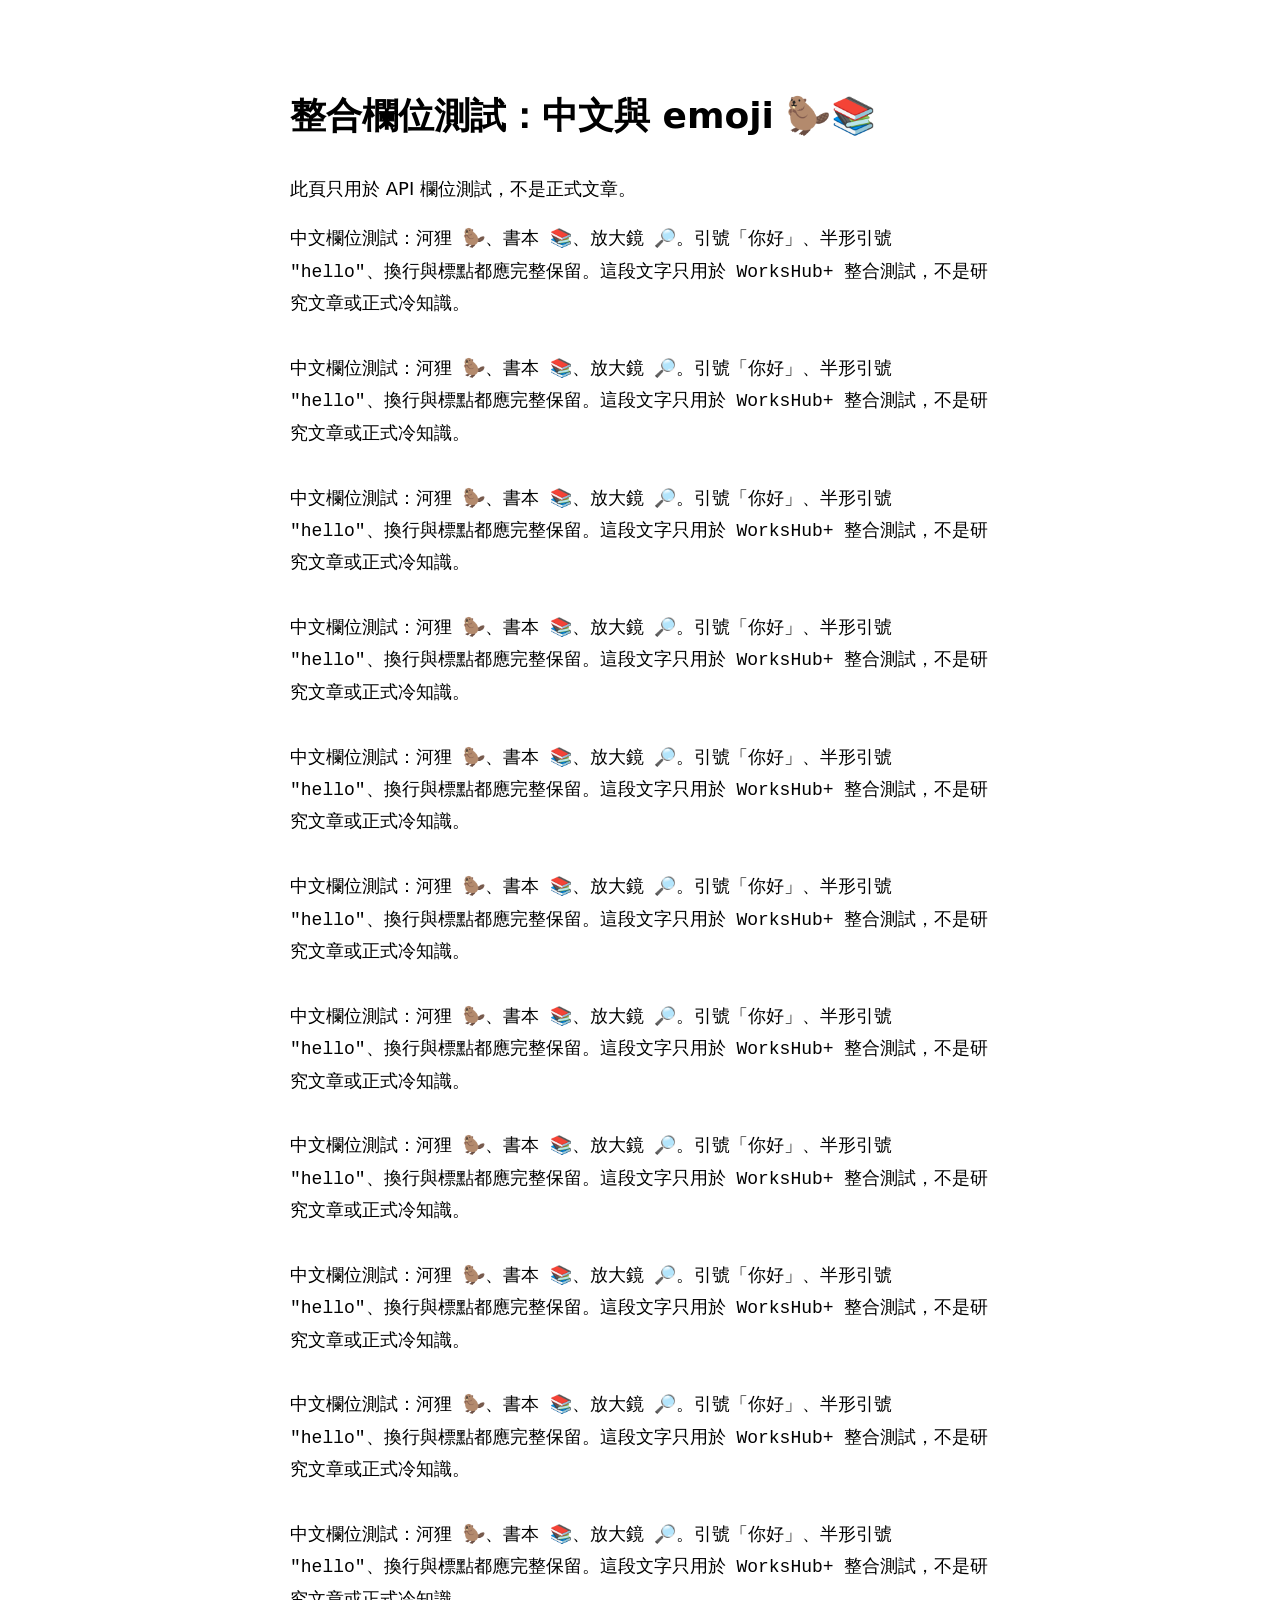
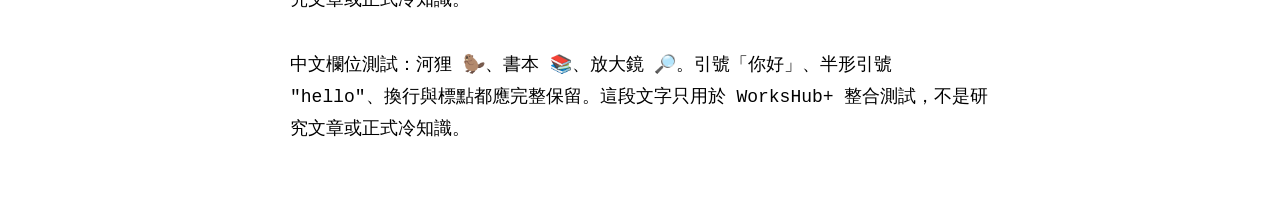
<file: api-test.html>
<html lang="zh-Hant"><meta charset="utf-8"><meta name="viewport" content="width=device-width"><title>WorksHub+ 整合測試</title><main style="max-width:700px;margin:40px auto;padding:20px;font:18px/1.8 system-ui"><h1>整合欄位測試：中文與 emoji 🦫📚</h1><p>此頁只用於 API 欄位測試，不是正式文章。</p><pre style="white-space:pre-wrap">中文欄位測試：河狸 🦫、書本 📚、放大鏡 🔎。引號「你好」、半形引號 &quot;hello&quot;、換行與標點都應完整保留。這段文字只用於 WorksHub+ 整合測試，不是研究文章或正式冷知識。

中文欄位測試：河狸 🦫、書本 📚、放大鏡 🔎。引號「你好」、半形引號 &quot;hello&quot;、換行與標點都應完整保留。這段文字只用於 WorksHub+ 整合測試，不是研究文章或正式冷知識。

中文欄位測試：河狸 🦫、書本 📚、放大鏡 🔎。引號「你好」、半形引號 &quot;hello&quot;、換行與標點都應完整保留。這段文字只用於 WorksHub+ 整合測試，不是研究文章或正式冷知識。

中文欄位測試：河狸 🦫、書本 📚、放大鏡 🔎。引號「你好」、半形引號 &quot;hello&quot;、換行與標點都應完整保留。這段文字只用於 WorksHub+ 整合測試，不是研究文章或正式冷知識。

中文欄位測試：河狸 🦫、書本 📚、放大鏡 🔎。引號「你好」、半形引號 &quot;hello&quot;、換行與標點都應完整保留。這段文字只用於 WorksHub+ 整合測試，不是研究文章或正式冷知識。

中文欄位測試：河狸 🦫、書本 📚、放大鏡 🔎。引號「你好」、半形引號 &quot;hello&quot;、換行與標點都應完整保留。這段文字只用於 WorksHub+ 整合測試，不是研究文章或正式冷知識。

中文欄位測試：河狸 🦫、書本 📚、放大鏡 🔎。引號「你好」、半形引號 &quot;hello&quot;、換行與標點都應完整保留。這段文字只用於 WorksHub+ 整合測試，不是研究文章或正式冷知識。

中文欄位測試：河狸 🦫、書本 📚、放大鏡 🔎。引號「你好」、半形引號 &quot;hello&quot;、換行與標點都應完整保留。這段文字只用於 WorksHub+ 整合測試，不是研究文章或正式冷知識。

中文欄位測試：河狸 🦫、書本 📚、放大鏡 🔎。引號「你好」、半形引號 &quot;hello&quot;、換行與標點都應完整保留。這段文字只用於 WorksHub+ 整合測試，不是研究文章或正式冷知識。

中文欄位測試：河狸 🦫、書本 📚、放大鏡 🔎。引號「你好」、半形引號 &quot;hello&quot;、換行與標點都應完整保留。這段文字只用於 WorksHub+ 整合測試，不是研究文章或正式冷知識。

中文欄位測試：河狸 🦫、書本 📚、放大鏡 🔎。引號「你好」、半形引號 &quot;hello&quot;、換行與標點都應完整保留。這段文字只用於 WorksHub+ 整合測試，不是研究文章或正式冷知識。

中文欄位測試：河狸 🦫、書本 📚、放大鏡 🔎。引號「你好」、半形引號 &quot;hello&quot;、換行與標點都應完整保留。這段文字只用於 WorksHub+ 整合測試，不是研究文章或正式冷知識。</pre></main></html>
</file>
<file: style.css>
@import url('https://fonts.googleapis.com/css2?family=Noto+Sans+TC:wght@400;500;600;700;800;900&family=Noto+Serif+TC:wght@600;700;900&display=swap');
:root{--paper:#f7f4eb;--green:#224d3e;--muted:#72766a;--line:#dedfd1;--orange:#bd7049;--serif:'Noto Serif TC',serif}*{box-sizing:border-box}html{scroll-behavior:smooth;scroll-padding-top:30px}body{margin:0;background:var(--paper);color:var(--green);font-family:'Noto Sans TC',sans-serif;line-height:1.8}button,input{font:inherit}button,a,input{-webkit-tap-highlight-color:transparent}button,a{touch-action:manipulation}button{cursor:pointer}a{color:inherit;text-decoration:none}button:focus-visible,a:focus-visible,input:focus-visible{outline:3px solid var(--orange);outline-offset:5px}.wrap{width:min(1240px,calc(100% - 80px));margin:auto}.nav{height:106px;display:flex;justify-content:space-between;align-items:center;border-bottom:1px solid var(--line)}.brand{display:flex;align-items:center;gap:12px;font-weight:800;letter-spacing:.05em}.brand small{display:block;font-size:9px;letter-spacing:.2em;font-weight:500}.nav nav{display:flex;gap:34px;align-items:center;font-size:13px;font-weight:600}.plain{background:none;border:0;color:inherit;padding:0}.nav span#savedCount{background:#e8e8db;padding:2px 7px;border-radius:50%;margin-left:6px}.hero{display:grid;grid-template-columns:1fr 1fr;gap:30px;align-items:center;padding:64px 0 66px}.eyebrow{font-size:10px;letter-spacing:.19em;font-weight:700;margin:0 0 22px}.eyebrow span{display:inline-block;width:7px;height:7px;background:var(--orange);border-radius:50%;margin-right:8px}.hero h1{font-family:var(--serif);font-size:76px;line-height:1.35;letter-spacing:-.06em;margin:0 0 22px;font-weight:900}.hero h1 span{color:var(--orange)}.intro{font-size:16px;line-height:2;color:#647064;margin:0 0 32px}.hero-actions{display:flex;align-items:center;gap:26px;font-size:13px}.button{display:inline-flex;justify-content:center;align-items:center;gap:34px;border:1px solid var(--green);background:var(--green);color:#fff;padding:14px 22px;border-radius:6px;font-weight:600}.button:hover{background:#366650}.hero-meta{display:flex;gap:19px;font-size:10px;color:var(--muted);margin-top:35px}.hero-meta span+span{border-left:1px solid var(--line);padding-left:19px}.hero-meta b{font-size:17px;color:var(--green);margin-right:3px}.hero-art{position:relative;background:#e9ecdf;border-radius:48% 48% 8px 8px;padding:15px 0 25px;align-self:stretch;display:flex;flex-direction:column;justify-content:center}.hero-art>.habitat{width:100%;display:block}.art-tag{position:absolute;top:34px;left:38px;font-size:9px;letter-spacing:.18em;color:#6e8068}.art-caption{display:flex;justify-content:space-between;padding:0 34px;font-size:11px;color:#65705c}.art-caption i{font-family:var(--serif);font-size:20px}.round-stamp{position:absolute;right:-12px;top:36px;border:1px solid #bd7049;border-radius:50%;width:92px;height:92px;display:grid;place-content:center;text-align:center;font-size:9px;line-height:1.5;letter-spacing:.14em;transform:rotate(14deg);color:var(--orange);background:var(--paper)}.ticker{background:var(--green);color:#e6eadb;padding:18px 0;font-size:14px;letter-spacing:.16em}.ticker .wrap{display:flex;align-items:center;justify-content:space-between}.ticker span{color:#d5ba74;font-size:20px}.knowledge{padding:76px 0 88px}.section-top{display:flex;justify-content:space-between;align-items:flex-end;margin-bottom:33px}.section-top .eyebrow{color:var(--orange);margin-bottom:10px}h2{font-family:var(--serif);font-size:35px;letter-spacing:-.04em;line-height:1.5;margin:0}.section-top>p{font-size:12px;color:var(--muted);margin:0}.tool-row{display:flex;justify-content:space-between;align-items:center;gap:18px;padding:20px 0;border-top:1px solid var(--line);border-bottom:1px solid var(--line)}.filters{display:flex;gap:7px;flex-wrap:wrap}.filters button{font-size:12px;background:transparent;border:1px solid transparent;color:#687564;padding:7px 14px;border-radius:25px}.filters button.active{color:#fff;background:var(--green)}.filters button:hover{border-color:var(--green)}.search{display:flex;align-items:center;gap:10px;background:#eeeee3;border:1px solid #e2e3d7;border-radius:5px;padding:6px 12px}.search span{font-size:24px;line-height:1}.search input{border:0;background:transparent;width:210px;font-size:12px;color:var(--green);padding:5px 0;min-width:0}.results-bar{display:flex;align-items:center;justify-content:space-between;font-size:11px;color:var(--muted);min-height:55px}.cards{display:grid;grid-template-columns:repeat(3,1fr);gap:22px}.card{border:1px solid var(--line);background:#fbfaf5;border-radius:9px;overflow:hidden;transition:transform .2s,box-shadow .2s}.card:hover{transform:translateY(-4px);box-shadow:0 9px 25px #224d3e0c}.card-visual{height:132px;position:relative;display:flex;align-items:center;justify-content:center;background:#e6eadc}.card:nth-child(3n+2) .card-visual{background:#efe2cb}.card:nth-child(3n) .card-visual{background:#e0e9e5}.card-visual svg{width:115px;height:90px;stroke-linejoin:round;stroke-linecap:round}.card-no{position:absolute;left:19px;top:14px;font-size:9px;letter-spacing:.12em;opacity:.6}.save{position:absolute;right:14px;top:11px;border:1px solid #ffffff88;background:#ffffff80;border-radius:50%;width:32px;height:32px;color:var(--green);font-size:18px;line-height:1}.save[aria-pressed=true]{color:#b26540;background:#fff6e7}.card-body{padding:23px 23px 18px}.card-category{font-size:10px;color:var(--orange);letter-spacing:.1em}.card h3{font-size:17px;line-height:1.7;margin:8px 0 8px;letter-spacing:-.03em}.card-body p{font-size:12px;color:var(--muted);margin:0 0 18px;min-height:44px}.card-bottom{display:flex;justify-content:space-between;align-items:center;border-top:1px solid var(--line);padding-top:13px;font-size:10px;color:var(--muted)}.card-bottom button{font-size:11px;color:var(--green);font-weight:600}.quiz-section{background:#e9eddf;padding:64px 0}.quiz-layout{display:grid;grid-template-columns:1fr 1.25fr;gap:80px}.quiz-layout .eyebrow{color:var(--orange)}.quiz-layout p{font-size:13px;color:#6c7967}.quiz-decoration{font-size:66px;color:#bd7049;display:block;line-height:1.4}.quiz-card{background:#fbfaf5;padding:30px 36px;border:1px solid #d7ddcd;border-radius:10px}.quiz-card .progress{font-size:10px;color:var(--muted);display:flex;justify-content:space-between}.quiz-card h3{font-size:19px;margin:20px 0}.answers{display:grid;grid-template-columns:1fr 1fr;gap:10px}.answers button{border:1px solid #daddcf;background:none;color:var(--green);border-radius:5px;padding:10px;text-align:left;font-size:12px}.answers button:hover{border-color:var(--green)}.answers button.correct{background:#dce7d3;border-color:#708f67}.answers button.wrong{background:#f1ddcf;border-color:#bd7049}.quiz-feedback{font-size:12px;margin-top:18px}.quiz-feedback p{margin:0 0 12px}.quiz-feedback a{text-decoration:underline}.source-section{padding:80px 0;max-width:800px;text-align:center}.source-section .eyebrow{color:var(--orange)}.source-section>p:not(.eyebrow){font-size:13px;color:var(--muted);line-height:2.1}.source-names{display:flex;justify-content:center;gap:30px;font-family:var(--serif);font-size:12px;margin-top:27px}footer{border-top:1px solid var(--line);padding:28px 0 40px;display:flex;align-items:center;justify-content:space-between;gap:20px}footer .brand{font-size:13px}footer p{font-size:11px;color:var(--muted)}footer small{font-size:9px}footer>div{display:flex;flex-direction:column;gap:8px;font-size:10px;text-align:right}dialog{border:1px solid var(--line);border-radius:15px;background:var(--paper);color:var(--green);max-width:660px;width:calc(100% - 32px);padding:45px;max-height:85dvh;overflow:auto}dialog::backdrop{background:#15352899;backdrop-filter:blur(4px)}.close{position:absolute;right:18px;top:12px;background:none;border:0;font-size:28px;color:var(--green)}dialog h2{font-size:29px;margin:12px 0 20px}dialog p{font-size:14px;line-height:2}dialog .source-link{display:block;border-top:1px solid var(--line);padding-top:18px;font-size:12px;text-decoration:underline}dialog .hero-actions{margin-top:24px}.detail-species{font-size:11px;color:var(--muted)}.empty{text-align:center;padding:70px 20px}.empty p{font-size:13px}.toast{position:fixed;bottom:22px;left:50%;transform:translateX(-50%);background:var(--green);color:#fff;padding:10px 22px;border-radius:30px;font-size:12px;z-index:10}.skip{position:fixed;top:-80px;left:15px;background:var(--green);color:#fff;padding:10px;z-index:20}.skip:focus{top:12px}[hidden]{display:none!important}
@media(min-width:1500px){.hero{padding-top:80px;padding-bottom:80px}.hero h1{font-size:86px}}
@media(max-width:1000px){.wrap{width:calc(100% - 48px)}.hero h1{font-size:60px}.hero{gap:24px}.hero-meta{gap:10px}.hero-meta span+span{padding-left:10px}.tool-row{flex-wrap:wrap}.cards{gap:15px}.card-body{padding:18px}.card h3{font-size:15px}.quiz-layout{gap:35px}.source-names{flex-wrap:wrap;gap:15px}}
@media(max-width:680px){.wrap{width:calc(100% - 36px)}.nav{height:82px}.brand{font-size:13px;gap:8px}.brand img{width:35px;height:35px}.brand small{font-size:7px}.nav nav{gap:14px;font-size:11px}.nav nav>a:nth-child(2){display:none}.hero{grid-template-columns:1fr;padding:35px 0 30px}.hero h1{font-size:58px}.eyebrow{font-size:9px;letter-spacing:.1em}.intro{font-size:14px;margin-bottom:22px}.hero-meta{margin-top:25px}.hero-art{margin:14px 7px 0;max-height:370px}.hero-art>.habitat{height:325px}.art-tag{top:20px;left:24px}.round-stamp{width:70px;height:70px;top:12px;font-size:7px}.art-caption{padding:0 25px 10px}.ticker{padding:12px 0;font-size:10px;letter-spacing:.02em}.ticker span{font-size:14px}.knowledge{padding:42px 0}.section-top>p{display:none}h2{font-size:28px}.section-top{margin-bottom:22px}.tool-row{padding:15px 0}.filters{gap:3px}.filters button{font-size:11px;padding:6px 10px}.search{width:100%}.search input{width:100%}.cards{grid-template-columns:1fr 1fr;gap:12px}.card-visual{height:110px}.card-visual svg{width:90px;height:75px}.card-body{padding:16px 13px 13px}.card h3{font-size:14px;min-height:47px}.card-body p{font-size:11px;min-height:58px}.card-bottom{font-size:9px;gap:7px;align-items:flex-start}.card-bottom button{font-size:10px}.card-no{left:11px;font-size:8px}.save{right:9px;width:28px;height:28px}.quiz-section{padding:38px 0}.quiz-layout{grid-template-columns:1fr;gap:20px}.quiz-layout>div:first-child>p:not(.eyebrow){display:none}.quiz-decoration{display:none}.quiz-card{padding:23px}.quiz-card h3{font-size:17px}.source-section{padding:45px 0}.source-names{gap:9px;font-size:10px}footer{flex-wrap:wrap;padding-bottom:25px}footer p{font-size:10px}footer>div{text-align:left;flex-direction:row;gap:20px}dialog{padding:38px 24px}dialog h2{font-size:25px}.hero-actions{gap:18px;font-size:12px}.button{padding:12px 18px;gap:23px}}
@media(prefers-reduced-motion:reduce){html{scroll-behavior:auto}*{transition:none!important}}

.archive-intro{border-left:3px solid var(--orange);padding:0 18px;margin:0 0 25px}.archive-intro span{font-size:11px;font-weight:700;letter-spacing:.1em;color:var(--orange)}.archive-intro p{font-size:12px;color:var(--muted);margin:4px 0}.tool-row{flex-wrap:wrap}.card-category{line-height:1.8;display:block}.source-link+.source-link{margin-top:12px}
.story-section{background:#1e4036;color:#f5f1e6;padding:72px 0 80px;position:relative}.story-section .section-top{border-bottom:1px solid #ffffff26;padding-bottom:26px;margin-bottom:24px}.story-section .eyebrow{color:#d1b27e}.story-section .section-top>p{color:#b8c7b8}.story-intro{display:flex;gap:20px;align-items:center;margin-bottom:32px}.story-intro p{color:#b8c7b8;font-size:12px;flex:1}.story-label{font-size:10px;border:1px solid #bda375;border-radius:3px;padding:4px 10px;color:#dfc594;white-space:nowrap}#storyCount{font-size:11px;color:#b8c7b8;white-space:nowrap}.story-cards{display:grid;grid-template-columns:1fr 1fr;gap:24px}.story-card{display:grid;grid-template-columns:150px 1fr;border:1px solid #d6d6c7;background:#f6f0e3;color:var(--green);border-radius:5px;min-height:290px}.story-art{background:#bfc8ac;position:relative;display:flex;align-items:center;justify-content:center;overflow:hidden}.story-art:after{content:'';position:absolute;width:180px;height:180px;border:1px solid #6d815666;border-radius:50%;left:-55px;bottom:-45px;pointer-events:none}.story-art svg{width:110px;height:100px}.story-card:nth-child(2n) .story-art{background:#d2b58b}.story-number{position:absolute;top:19px;left:15px;font-size:8px;letter-spacing:.12em}.story-type{position:absolute;bottom:23px;font-family:var(--serif);font-size:17px;letter-spacing:.18em;writing-mode:vertical-rl;left:18px}.story-art .save{top:42px;right:12px;width:27px;height:27px}.story-body{padding:25px 27px;display:flex;flex-direction:column}.story-meta{font-size:9px;letter-spacing:.06em;color:#8d795d}.story-body h3{font-family:var(--serif);font-size:20px;line-height:1.65;margin:12px 0}.story-body>p{color:#6e7567;font-size:12px;line-height:1.9;margin:0 0 16px}.story-location{color:#7e826f;font-size:10px;margin-top:auto;margin-bottom:12px}.story-read{border-top:1px solid #d6d6c7;padding-top:12px;display:flex;justify-content:space-between;font-size:12px;font-weight:600;text-align:left}.story-detail{max-width:780px;border-top:7px solid #a3875c;background:#f7f1e6}.story-detail #detailContent>p:not(.eyebrow):not(.detail-species){font-size:16px;line-height:2.1}.story-detail h2{font-size:32px}.story-detail .eyebrow{color:#93744b}.knowledge{padding-bottom:65px}
@media(max-width:1000px){.story-card{grid-template-columns:110px 1fr}.story-body{padding:21px}.story-body h3{font-size:18px}.story-art svg{width:85px}}
@media(max-width:680px){.story-section{padding:43px 0 48px}.story-cards{grid-template-columns:1fr;gap:18px}.story-card{grid-template-columns:90px 1fr;min-height:260px}.story-body{padding:20px}.story-body h3{font-size:18px;min-height:0}.story-art svg{width:80px}.story-number{font-size:6px;left:9px}.story-type{font-size:15px;left:15px}.story-intro{flex-wrap:wrap;gap:10px}.story-intro p{flex-basis:100%;order:3;margin:0}.story-intro #storyCount{margin-left:auto}.story-detail h2{font-size:26px}.story-detail #detailContent>p:not(.eyebrow):not(.detail-species){font-size:15px}}

/* Comfortable reading sizes across both collections. */
body{font-size:18px}.nav nav{font-size:16px;gap:26px}.brand{font-size:19px}.brand small{font-size:11px}.intro{font-size:20px}.hero-actions{font-size:16px}.hero-meta{font-size:13px;flex-wrap:wrap}.hero-meta b{font-size:22px}.eyebrow{font-size:12px}.ticker{font-size:17px}.section-top>p,.archive-intro p,.story-intro p{font-size:16px}.archive-intro span{font-size:13px}.filters button{font-size:15px;padding:9px 14px}.search{flex:0 1 320px}.search input{font-size:16px;width:100%}.results-bar{font-size:14px;min-height:65px}.card-body{padding:25px}.card h3{font-size:21px;line-height:1.65}.card-body p{font-size:16px;line-height:1.9;min-height:62px}.card-category{font-size:13px}.card-bottom{font-size:13px;gap:12px}.card-bottom button{font-size:15px;white-space:nowrap}.card-no{font-size:11px}.story-label,#storyCount{font-size:14px}.story-meta{font-size:13px}.story-body h3{font-size:24px}.story-body>p{font-size:16px;line-height:1.9}.story-location{font-size:13px}.story-read{font-size:16px}.story-card{grid-template-columns:120px minmax(0,1fr)}.story-number{font-size:10px}.story-type{font-size:19px}.quiz-layout p{font-size:17px}.quiz-card .progress{font-size:13px}.quiz-card h3{font-size:23px}.answers button{font-size:17px;padding:13px}.quiz-feedback{font-size:16px}.source-section>p:not(.eyebrow){font-size:17px}.source-names{font-size:14px}footer .brand{font-size:16px}footer p{font-size:14px}footer small,footer>div{font-size:12px}dialog{max-width:740px}dialog p{font-size:19px;line-height:2}.detail-species,dialog .source-link{font-size:15px}.story-detail{max-width:820px}.story-detail #detailContent>p:not(.eyebrow):not(.detail-species){font-size:20px;line-height:2}.art-caption{font-size:14px}#motionToggle{font-size:13px}
@media(max-width:1000px){.nav nav{gap:17px;font-size:14px}.nav .brand{font-size:17px}.cards{grid-template-columns:repeat(2,minmax(0,1fr))}.story-card{grid-template-columns:95px minmax(0,1fr)}.story-body{padding:22px}.story-body h3{font-size:22px}}
@media(max-width:680px){.nav{height:auto;min-height:86px;padding:15px 0;gap:12px}.nav .brand{font-size:16px}.brand small{font-size:9px}.nav nav{font-size:14px}.nav nav>a{display:none}.hero h1{font-size:58px}.intro{font-size:19px}.hero-actions{font-size:16px;flex-wrap:wrap;gap:18px}.hero-meta{font-size:12px;gap:12px}.eyebrow{font-size:11px}.ticker{font-size:15px}.filters button{font-size:15px;padding:8px 12px}.search{flex-basis:100%}.search input{font-size:17px}.cards{grid-template-columns:1fr;gap:22px}.card-visual{height:145px}.card-visual svg{width:120px;height:95px}.card-body{padding:24px}.card h3{font-size:22px;min-height:0}.card-body p{font-size:17px;min-height:0}.card-category{font-size:13px}.card-bottom,.card-bottom button{font-size:15px}.story-cards{gap:22px}.story-card{grid-template-columns:75px minmax(0,1fr)}.story-body{padding:22px 19px}.story-body h3{font-size:22px}.story-body>p{font-size:17px}.story-meta,.story-location{font-size:13px}.story-number{font-size:8px;writing-mode:vertical-rl;top:16px;left:12px}.story-art .save{top:20px;right:7px}.story-type{font-size:17px;left:12px}.story-art svg{width:70px}.story-read{font-size:16px}.story-intro p{font-size:16px}.quiz-card{padding:25px}.quiz-card h3{font-size:22px}.answers{grid-template-columns:1fr}.answers button{font-size:17px}.source-section>p:not(.eyebrow){font-size:17px}.source-names{font-size:13px;gap:15px}dialog{padding:40px 24px}dialog p{font-size:19px}.story-detail #detailContent>p:not(.eyebrow):not(.detail-species){font-size:20px}.detail-species,dialog .source-link{font-size:15px}.empty p{font-size:17px}footer p{font-size:14px}footer>div{font-size:13px}.art-caption{font-size:12px}}

/* A woodland home around a living lake; reading surfaces remain calm. */
body{background-color:#f3f1e5;background-image:radial-gradient(ellipse at 94% 4%,#c7dfd477,transparent 35%)}
.hero{padding-top:48px}.hero h1{font-size:clamp(46px,5.8vw,76px)}
.hero-art{background:linear-gradient(170deg,#dce9d4 0%,#e9e7c8 48%,#a0c9bd 100%);border:1px solid #c0d1b7;border-radius:46% 46% 35% 12%;box-shadow:0 24px 60px #315e4912}
.hero-art .art-tag{font-size:10px;letter-spacing:.1em}.hero-art .art-caption{color:#244f44}.round-stamp{background:#f5efd9d9}
.habitat-path{display:grid;grid-template-columns:repeat(3,1fr);gap:18px;margin-bottom:40px}.habitat-path a{display:flex;flex-direction:column;gap:6px;border:1px solid #c7c8af;border-radius:7px 22px 7px 22px;padding:20px 24px;background:linear-gradient(110deg,#e8e5d4,#f5f0df);box-shadow:0 4px 0 #c3c9ac;transition:transform .25s}.habitat-path a:hover{transform:translateY(-4px)}.habitat-path span{font-size:13px;color:#65775b;letter-spacing:.12em}.habitat-path strong{font-size:19px}.habitat-path a:nth-child(2){background:#e8ddc6}.habitat-path a:nth-child(3){background:#d6e5dd}
.knowledge{position:relative}.archive-intro{border-color:#668e81}.card{border-radius:14px}.card-visual{border-radius:13px 13px 0 0}.story-section{border-top:12px solid #8f7755;background-image:repeating-linear-gradient(0deg,transparent 0,transparent 94px,#e9dbb908 95px,#e9dbb908 97px)}
.dam-stream{animation:dam-flow 2.5s ease-in-out infinite;transform-origin:center}.beaver-lodge{filter:drop-shadow(0 6px 3px #234d3b22)}
@keyframes dam-flow{0%,100%{opacity:.45;transform:translateY(-2px)}50%{opacity:1;transform:translateY(3px)}}
@media(max-width:680px){.hero{padding-top:32px}.hero h1{font-size:48px}.habitat-path{grid-template-columns:1fr;gap:12px;margin-top:15px;margin-bottom:28px}.habitat-path a{flex-direction:row;align-items:center;justify-content:space-between;padding:14px 18px}.habitat-path strong{font-size:16px}.hero-art .art-tag{top:24px;left:30px;font-size:9px}.hero-art{border-radius:42% 42% 24px 24px}}
@media(prefers-reduced-motion:reduce){.dam-stream{animation:none}.habitat-path a:hover{transform:none}}

/* Keep navigation available while exploring the lake. */
.nav{position:sticky;top:0;z-index:30;background:#f3f1e5f5;backdrop-filter:blur(14px);box-shadow:0 5px 16px #224d3e0b}.nav:before{content:'';position:absolute;inset:0 calc((100vw - 100%)/-2);background:inherit;backdrop-filter:blur(14px);z-index:-1;pointer-events:none}html{scroll-padding-top:125px}#pageProgress{z-index:40}@media(max-width:680px){html{scroll-padding-top:115px}}

.species-section{padding:55px 0 35px}.species-lead{max-width:790px;font-size:18px;line-height:1.95;color:#526b5c}.species-grid{display:grid;grid-template-columns:1fr 1fr;gap:25px;margin-top:28px}.species-card{background:#e2eade;border:1px solid #c1cdb9;border-radius:24px 24px 8px 8px;padding:32px}.species-card.eurasian{background:#eae1cf;border-color:#d7c9ad}.species-region{font-size:12px;letter-spacing:.12em}.species-card h3{font-family:var(--serif);font-size:32px;margin:14px 0 0}.species-latin{margin:0 0 24px;color:#687461;font-size:18px}.species-card dl{margin:0}.species-card dt{font-weight:800;font-size:17px;margin-top:20px}.species-card dd{margin:5px 0 0;font-size:17px;line-height:1.95}.species-source{display:inline-block;margin-top:22px;font-size:14px;text-decoration:underline;text-underline-offset:4px}.species-basics{margin-top:26px;border:1px solid #c8d1bd;padding:28px 32px;border-radius:12px;background:#f8f5e9}.species-basics h3{font-size:23px;margin:0 0 18px}.species-basics>div{display:grid;grid-template-columns:repeat(4,1fr);gap:25px}.species-basics>div p{font-size:17px;margin:0}.species-basics strong{display:inline-block;margin-bottom:8px}.species-note{border-top:1px solid #d9dcca;padding-top:20px;margin-bottom:0;font-size:16px;color:#65715f}.nav nav{gap:22px}
@media(max-width:850px){.nav nav{gap:12px;font-size:12px}.species-basics>div{grid-template-columns:1fr 1fr}.species-card{padding:25px}}
@media(max-width:680px){.species-section{padding-top:35px}.species-grid{grid-template-columns:1fr}.species-card h3{font-size:28px}.species-basics{padding:24px}.species-basics>div{grid-template-columns:1fr;gap:22px}.species-lead{font-size:17px}.nav{height:auto;min-height:98px;flex-wrap:wrap;gap:10px;padding-top:12px;padding-bottom:12px}.nav nav{width:100%;justify-content:space-between;flex-wrap:wrap;gap:10px}.nav nav>a{display:inline-block!important;font-size:13px}.nav nav button{font-size:13px}html{scroll-padding-top:150px}}

#random{font-size:20px;font-weight:800;padding:16px 23px;min-height:60px;border:2px solid #a96b43;border-radius:12px;background:#eee0c4;color:#754727;box-shadow:0 4px 0 #c9ac7b;transition:transform .2s,background .2s}#random:hover{background:#e7d2ab;transform:translateY(-2px)}.hero-actions{flex-wrap:wrap}
.species-portrait{margin:22px 0 24px;border-radius:14px;overflow:hidden;background:#f6efd9}.species-portrait img{display:block;width:100%;height:auto}.species-portrait figcaption{display:grid;grid-template-columns:repeat(3,1fr);gap:5px;text-align:center;font-size:14px;padding:10px 5px;color:#49614b}
[data-share]{padding:12px 18px!important;border:1px solid #b8cbb3!important;border-radius:9px;min-height:48px;font-size:17px!important}.copy-success{background:#dcebd5!important;color:#245434!important;font-weight:800;animation:copy-pop .45s ease-out!important}#detail .hero-actions:has(.copy-success):after{content:'連結已複製，可以貼給朋友囉！';display:block;flex-basis:100%;font-size:16px;color:#2b623f;animation:copy-pop .4s ease-out}.toast{animation:copy-pop .3s ease-out}
@keyframes copy-pop{0%{opacity:.5;transform:scale(.91)}65%{opacity:1;transform:scale(1.04)}100%{transform:scale(1)}}
@media(max-width:680px){#random{width:100%;font-size:20px;min-height:62px}.species-portrait figcaption{font-size:13px}}
@media(prefers-reduced-motion:reduce){.copy-success,.toast,#detail .hero-actions:after{animation:none!important}}
.motion-paused .copy-success,.motion-paused .toast,.motion-paused #detail .hero-actions:after{animation:none!important}

.species-filter-row{padding:20px 0;border-top:1px solid var(--line);display:flex;align-items:center;flex-wrap:wrap;gap:18px}.species-filter-row>span{font-size:16px;font-weight:800}#speciesFilters{display:flex;gap:10px;flex-wrap:wrap}#speciesFilters button{font-size:16px;padding:9px 17px;border:1px solid #becab7;border-radius:30px;background:transparent;color:var(--green)}#speciesFilters button.active{background:var(--green);color:white;border-color:var(--green)}

/* Native cursor assets keep the exact pointer position without tracking scripts. */
@media (hover:hover) and (pointer:fine){
 html,body,body *{cursor:url("assets/log-cursor.svg") 7 6,auto}
 a,a *,button,button *,[role="button"],[role="button"] *,summary,label[for]{cursor:url("assets/log-cursor-active.svg") 7 6,pointer}
 input,textarea,[contenteditable="true"],[contenteditable="true"] *{cursor:text}
 button:disabled,input:disabled,[aria-disabled="true"]{cursor:not-allowed}
}

/* Real knowledge in the river ribbon, kept on one readable line on phones. */
.ticker{padding:10px 0 18px}.ticker-heading{display:flex;align-items:center;justify-content:space-between;gap:18px;font-size:14px;margin-bottom:10px;color:#d6e6d6}.ticker-heading button{white-space:nowrap;font-size:15px;border:1px solid #9db9a2;border-radius:20px;padding:4px 13px}.ticker-heading button:hover{background:#ffffff14}.ticker .ticker-group{width:max-content;min-width:0;flex:0 0 auto;gap:36px;padding-right:36px;justify-content:flex-start}.ticker-fact{display:inline-flex;align-items:center;gap:15px;white-space:nowrap;font-size:18px;line-height:1.8;padding:7px 3px;color:#f5f0dd;flex-shrink:0;text-align:left}.ticker-fact>span{color:#c8b97e;flex-shrink:0}.ticker-fact:hover{text-decoration:underline;text-underline-offset:6px}.ticker-fact:focus-visible{outline:2px solid #e9d293;outline-offset:0;border-radius:5px}.ticker-read{font-size:16px!important}
@media(max-width:680px){.ticker-heading{font-size:12px;gap:10px}.ticker-heading>span{max-width:70%;line-height:1.7}.ticker-heading button{font-size:14px;padding:5px 11px}.ticker-fact{font-size:17px;gap:12px}.ticker .ticker-group{gap:26px;padding-right:26px}}
.motion-paused .ticker-track{width:100%;display:block}.motion-paused .ticker-group{width:100%;display:flex;flex-wrap:wrap;padding:0 24px;gap:10px 24px}.motion-paused .ticker-group[aria-hidden="true"]{display:none}.motion-paused .ticker-fact{white-space:normal;max-width:100%;font-size:17px}
@media(prefers-reduced-motion:reduce){.ticker-track{width:100%;display:block}.ticker .ticker-group{width:100%;display:flex;flex-wrap:wrap;padding:0 24px;gap:10px 24px}.ticker-group[aria-hidden="true"]{display:none}.ticker-fact{white-space:normal;max-width:100%}}

.compare-jump{margin-top:12px;font-size:17px}.beaver-compare{margin:44px 0 30px;border:1px solid #bdc9b8;border-radius:22px;overflow:hidden;background:#f9f5e8;padding:32px}.compare-top{display:flex;align-items:center;justify-content:space-between;gap:20px}.compare-top .eyebrow{margin-bottom:12px}.compare-top h3{font-family:var(--serif);font-size:34px;line-height:1.5;margin:0 0 8px}.compare-top p:not(.eyebrow){font-size:18px;margin:0;color:#62725e}.compare-badge{border-radius:50%;background:#dce6d3;color:#456b50;padding:28px 18px;font-weight:800;white-space:nowrap;transform:rotate(8deg)}.compare-controls{display:flex;flex-wrap:wrap;gap:10px;margin-top:25px}.compare-controls button{border:1px solid #bac8ae;border-radius:30px;padding:10px 18px;color:#224d3e;background:transparent;font-size:17px}.compare-controls button[aria-pressed="true"]{background:#224d3e;color:#fff}#compareStatus{font-size:15px;margin:13px 0;color:#65745f}.compare-mobile-hint{display:none}.compare-scroll{overflow-x:auto;border:1px solid #ccd2bf;border-radius:13px;overscroll-behavior-inline:contain}.compare-scroll table{width:100%;min-width:620px;border-collapse:separate;border-spacing:0;table-layout:fixed;font-size:17px;line-height:1.95}.compare-scroll caption{text-align:left;padding:12px 18px;font-size:14px;background:#e8e5d6;color:#5b6b56}.compare-scroll th,.compare-scroll td{padding:20px;vertical-align:top;border-bottom:1px solid #d9ddcc;text-align:left;overflow-wrap:anywhere}.compare-scroll thead th{background:#e0ead8;text-align:center;width:40%}.compare-scroll thead th:first-child{width:20%;vertical-align:middle;text-align:left}.compare-scroll thead th:last-child{background:#ece0c7}.compare-scroll thead img{display:block;width:180px;max-width:100%;height:auto;border-radius:10px;margin:0 auto 12px}.compare-scroll thead strong{display:block;font-size:23px}.compare-scroll thead i{font-size:16px;font-weight:400}.compare-scroll tbody th{background:#f0ecdf;font-size:17px}.compare-scroll tbody th small{display:block;font-size:12px;font-weight:500;color:#748269;margin-top:6px}.compare-scroll tbody td:nth-child(2){background:#f4f7ec}.compare-scroll tbody td:last-child{background:#fbf4e6}.compare-scroll tbody tr:last-child>*{border-bottom:0}.compare-note{font-size:16px;margin-top:22px;color:#52654e}.compare-note strong{font-size:18px}.compare-note p{margin:8px 0}.compare-note .species-source{margin:0 10px 0 0;font-size:14px}
@media(max-width:680px){.beaver-compare{padding:22px 15px;margin-top:30px}.compare-top h3{font-size:27px}.compare-top p:not(.eyebrow){font-size:17px}.compare-badge{display:none}.compare-controls{gap:7px}.compare-controls button{font-size:16px;padding:9px 13px}.compare-scroll th,.compare-scroll td{padding:15px}.compare-scroll thead img{width:150px}.compare-mobile-hint{display:block;font-size:14px;color:#62765b}.compare-scroll tbody th,.compare-scroll thead th:first-child{position:sticky;left:0;z-index:1;box-shadow:3px 0 6px #224d3e0a}}

.beaver-seasons{padding:50px 0 65px}.seasons-intro{font-size:19px;color:#62735f;margin:0 0 24px}.season-choices{display:grid;grid-template-columns:repeat(4,1fr);gap:12px;margin-bottom:25px}.season-choice{padding:18px;border:1px solid #bfccb6;border-radius:16px;background:#e3ebd7;text-align:left;color:#224d3e;transition:background .25s,box-shadow .25s}.season-choice span{display:block;font-family:var(--serif);font-size:27px;font-weight:800}.season-choice small{display:block;font-size:15px;margin-top:5px}.season-choice[data-season="summer"]{background:#ede8c4}.season-choice[data-season="autumn"]{background:#eedbc3}.season-choice[data-season="winter"]{background:#dce8e7}.season-choice[aria-pressed="true"]{box-shadow:inset 0 0 0 2px #224d3e}.season-layout{display:grid;grid-template-columns:.85fr 1.15fr;gap:35px;align-items:stretch;background:#f9f6e9;border:1px solid #c4ceb9;border-radius:24px;overflow:hidden}.season-scene{position:relative;overflow:hidden;display:flex;align-items:center;justify-content:center;min-height:380px;background:linear-gradient(#dae8cc,#e9eedb);transition:background .4s}.season-scene img{width:100%;height:auto;position:relative;z-index:1}.season-scene-label{position:absolute;left:20px;bottom:14px;font-size:13px;color:#4f6b5b;z-index:2}.season-sun{position:absolute;top:50px;right:30px;width:100px;height:100px;background:#eedb91;border-radius:50%;opacity:.7}.season-leaf{display:none;position:absolute;width:24px;height:38px;border-radius:90% 0 90% 0;background:#bd814b;z-index:2;transform:rotate(35deg);animation:season-drift 7s ease-in-out infinite}.leaf-one{top:22%;left:12%}.leaf-two{top:45%;right:10%;animation-delay:2s}.season-snow{display:none;position:absolute;inset:15px 10px auto;text-align:center;color:#fff;font-size:40px;letter-spacing:18px;z-index:2;animation:season-drift 7s ease-in-out infinite}.season-layout[data-current-season="summer"] .season-scene{background:linear-gradient(#d6e8d4,#f4e8bb)}.season-layout[data-current-season="autumn"] .season-scene{background:linear-gradient(#e9d4b1,#f3e7cf)}.season-layout[data-current-season="autumn"] .season-leaf{display:block}.season-layout[data-current-season="winter"] .season-scene{background:linear-gradient(#c8dfdf,#f0f5ed)}.season-layout[data-current-season="winter"] .season-snow{display:block}.season-layout[data-current-season="winter"] .season-sun{background:#edf3e4}.season-story{padding:30px 30px 30px 0}.season-story .eyebrow{font-size:13px;margin-bottom:12px}.season-story h3{font-family:var(--serif);font-size:27px;line-height:1.7;margin:0 0 18px}.season-story p,.season-story dd{font-size:18px;line-height:1.95}.season-story dl{margin:18px 0}.season-story dt{font-size:16px;font-weight:800;margin-top:16px;color:#64805c}.season-story dd{margin:4px 0 0}.seasons-note{font-size:16px;color:#64715c;background:#e7ead9;border-radius:12px;padding:20px 25px;line-height:1.95;margin-top:22px}.seasons-note strong{color:#224d3e}.nav nav{gap:18px}
@keyframes season-drift{0%,100%{transform:translateY(0) rotate(15deg)}50%{transform:translateY(12px) rotate(35deg)}}
@media(max-width:850px){.season-layout{grid-template-columns:1fr}.season-scene{min-height:0;max-height:340px}.season-scene img{max-width:400px}.season-story{padding:26px}.nav nav{gap:10px}}
@media(max-width:680px){.beaver-seasons{padding:35px 0}.season-choices{grid-template-columns:1fr 1fr;gap:10px}.season-choice{padding:14px}.season-choice span{font-size:24px}.season-choice small{font-size:14px}.seasons-intro{font-size:18px}.season-story{padding:23px}.season-story h3{font-size:24px}.season-story p,.season-story dd{font-size:17px}.season-scene{max-height:300px}.seasons-note{padding:18px}.nav nav{gap:8px 10px}}
@media(prefers-reduced-motion:reduce){.season-leaf,.season-snow{animation:none}}

/* Native horizontal scrolling: touch, trackpad, keyboard and buttons. */
.season-carousel{position:relative;display:flex;align-items:stretch;gap:20px;overflow-x:auto;scroll-snap-type:x mandatory;overscroll-behavior-inline:contain;scrollbar-width:thin;scrollbar-color:#829c76 #e2e7d7;padding-bottom:14px;border-radius:24px}.season-slide{flex:0 0 100%;min-width:0;scroll-snap-align:start;scroll-snap-stop:always}.season-slide .season-layout{height:100%;min-width:0}.season-slide .season-story{min-width:0}.season-swipe-controls{display:flex;align-items:center;justify-content:space-between;gap:20px;margin:0 0 16px}.season-swipe-controls p{font-size:16px;color:#62765b;margin:0}.season-swipe-controls>div{display:flex;align-items:center;gap:16px}.season-swipe-controls button{border:1px solid #8fa882;border-radius:50%;width:46px;height:46px;background:#e0e9d5;color:#224d3e;font-size:23px}.season-swipe-controls button:disabled{opacity:.35}.season-swipe-controls button:not(:disabled):hover{background:#ccdcbf}#seasonPosition{font-size:16px;white-space:nowrap;font-weight:700}.season-carousel:focus-visible{outline:3px solid #bd7049;outline-offset:5px}
@media(max-width:680px){.season-swipe-controls{flex-direction:column;align-items:stretch;gap:12px}.season-swipe-controls>div{justify-content:space-between}.season-swipe-controls p{text-align:center;font-size:15px}.season-carousel{gap:14px}.season-slide .season-scene{min-height:240px}.season-slide .season-story{padding:20px}.season-slide .season-layout{display:flex;flex-direction:column}.season-slide .season-story{flex:1}.season-choices{margin-bottom:18px}}

.fold-tools{display:flex;align-items:center;justify-content:space-between;gap:15px;padding:28px 0 12px;font-size:16px}.fold-tools>div{display:flex;gap:10px;flex-wrap:wrap}.fold-tools button{border:1px solid #b9c5ae;background:#e5e9d9;border-radius:20px;padding:8px 15px;color:#224d3e;font-size:15px}.content-fold{margin:15px 0}.fold-summary{list-style:none;display:flex;align-items:center;justify-content:space-between;gap:18px;background:#e7ebdc;border:1px solid #bcc9b2;border-radius:15px;padding:22px 26px;cursor:pointer}.fold-summary::-webkit-details-marker{display:none}.fold-summary h2,.fold-summary h3{font-family:var(--serif);font-size:27px;margin:0;line-height:1.6}.fold-info>span{font-size:15px;color:#65765d}.fold-indicator{flex-shrink:0;width:35px;height:35px;border:1px solid #a6b89b;border-radius:50%;display:grid;place-items:center;font-size:25px}.fold-indicator:after{content:'＋'}.content-fold[open]>.fold-summary .fold-indicator:after{content:'−'}.content-fold[open]>.fold-summary{background:#dbe5d0}.content-fold>.fold-body{margin-top:0}.fold-body .section-top:has(>div:empty){display:none}.fold-body .section-top>div:has(>.eyebrow:only-child){display:none}.nested-fold{width:min(1240px,calc(100% - 80px));margin:25px auto}.nested-fold>.fold-summary{width:100%}.nested-fold .beaver-compare{margin:12px 0 0}.fold-body .section-top{margin-top:16px;margin-bottom:18px}.day-phase-control{display:flex;flex-wrap:wrap;gap:10px 18px;justify-content:center;align-items:center;margin:16px 20px 0;color:#224d3e;font-size:15px}.day-phase-control button{font-size:15px;text-decoration:underline;text-underline-offset:4px}.day-phase-note{font-size:12px;text-align:center;padding:0 20px;color:#586e5a;margin:7px 0 0}
@media(max-width:680px){.fold-tools{flex-direction:column;align-items:flex-start;padding-top:22px}.fold-summary{padding:18px}.fold-summary h2,.fold-summary h3{font-size:23px}.fold-info>span{font-size:14px}.nested-fold{width:100%}.fold-body .section-top>p{display:none}.day-phase-control{font-size:15px}}

.mobile-menu-toggle{display:none}
@media(max-width:850px){.nav{height:auto;min-height:82px;display:flex;flex-wrap:wrap;align-items:center;gap:10px;padding:12px 0}.nav .brand{min-width:0;font-size:15px;letter-spacing:.02em;gap:9px}.nav .brand img{width:38px;height:38px}.nav .brand small{font-size:8px;letter-spacing:.13em}.mobile-menu-toggle{display:inline-flex;align-items:center;justify-content:center;flex-shrink:0;min-width:70px;min-height:44px;padding:8px 10px;border:1px solid #a8b99e;border-radius:9px;background:#e4ead9;color:#224d3e;font-size:16px;font-weight:700}.nav nav{display:none!important;width:100%;padding:8px 0 2px;flex-direction:column;gap:0;max-height:60dvh;overflow-y:auto;align-items:stretch}.nav.mobile-menu-open nav{display:flex!important}.nav nav>a,.nav nav>button{display:flex!important;align-items:center;min-height:48px;width:100%;font-size:17px!important;padding:10px 12px;border-bottom:1px solid #d3ddc9;text-align:left}.nav nav>a:after{display:none}.nav nav>button{gap:8px}.nav span#savedCount{margin-left:0}html{scroll-padding-top:105px}.season-choices{gap:10px}.season-choice small{line-height:1.7}}
@media(max-width:360px){.nav .brand{font-size:13px}.mobile-menu-toggle{min-width:65px;font-size:15px}.nav .brand img{width:32px;height:32px}}

/* Draw the accordion icon geometrically; font baselines vary on phones. */
.fold-summary{display:grid;grid-template-columns:minmax(0,1fr) 36px;align-items:center}.fold-indicator{position:relative;display:block;width:36px;height:36px;line-height:1;font-size:0;box-sizing:border-box;align-self:center}.fold-indicator:before,.fold-indicator:after,.content-fold[open]>.fold-summary .fold-indicator:after{content:'';position:absolute;left:50%;top:50%;transform:translate(-50%,-50%);background:currentColor;border-radius:2px;margin:0;padding:0}.fold-indicator:before{width:16px;height:2px}.fold-indicator:after{width:2px;height:16px}.content-fold[open]>.fold-summary .fold-indicator:after{display:none}.fold-info{min-width:0}.season-action-art{display:block;width:100%;height:auto;position:relative;z-index:1}.season-scene>.season-sun,.season-scene>.season-leaf,.season-scene>.season-snow{display:none!important}
.season-action-art .action-beaver,.day-pose .action-beaver{transform-box:view-box}.spring-kit,.parent-paw,.feeding-leaf,.action-head,.action-paws,.action-branch,.grooming-paw,.swimmer,.paddling-foot,.action-wake,.resting-beaver{transform-box:fill-box;transform-origin:center}.spring-kit{animation:kit-nuzzle 3s ease-in-out infinite}.parent-paw{animation:parent-care 3s ease-in-out infinite}.feeding-leaf{animation:leaf-bite 1.5s ease-in-out infinite;transform-origin:50% 20%}.action-feed .action-head{animation:tiny-nibble 1.5s ease-in-out infinite}.autumn-carrier{animation:carry-to-cache 4s ease-in-out infinite}.autumn-carrier .action-feet{transform-box:fill-box;transform-origin:center;animation:walking-feet 1s ease-in-out infinite}.winter-bubbles{animation:bubbles-up 3s ease-out infinite}.falling-leaves{animation:leaves-drop 5s ease-in-out infinite}.swimmer{animation:horizontal-swim 4s ease-in-out infinite}.paddling-foot{animation:foot-paddle 1s ease-in-out infinite}.other-foot{animation-delay:.5s}.action-wake{animation:wake-spread 2s ease-in-out infinite}
@keyframes kit-nuzzle{0%,100%{transform:translate(0,0)}50%{transform:translate(7px,-5px)}}
@keyframes parent-care{0%,100%{transform:rotate(0)}50%{transform:rotate(-8deg) translate(-3px,4px)}}
@keyframes leaf-bite{0%,100%{transform:translateY(0) rotate(-3deg)}50%{transform:translateY(-9px) rotate(5deg)}}
@keyframes tiny-nibble{0%,100%{transform:translateY(0)}50%{transform:translateY(3px)}}
@keyframes carry-to-cache{0%,100%{transform:translateX(-10px)}50%{transform:translateX(24px)}}
@keyframes walking-feet{0%,100%{transform:rotate(-5deg)}50%{transform:rotate(5deg)}}
@keyframes bubbles-up{0%{opacity:0;transform:translateY(5px)}30%{opacity:1}100%{opacity:0;transform:translateY(-27px)}}
@keyframes leaves-drop{0%,100%{transform:translateY(-5px)}50%{transform:translate(10px,15px)}}
@keyframes horizontal-swim{0%,100%{transform:translate(-18px,0)}50%{transform:translate(20px,-4px)}}
@keyframes foot-paddle{0%,100%{transform:rotate(-12deg)}50%{transform:rotate(12deg)}}
@keyframes wake-spread{0%,100%{opacity:.5;transform:scaleX(.9)}50%{opacity:1;transform:scaleX(1.08)}}
@media(prefers-reduced-motion:reduce){.season-action-art *{animation:none!important}}

.fold-body .section-top{display:none}

/* Restore the original illustration and keep its character still. */
.hero-art .habitat *{animation:none!important}.hero-art .habitat{transform:none!important}.hero-art .sun-halo{opacity:.25}.hero-art .beaver-character,.hero-art .beaver-tail,.hero-art .beaver-eye{transform:none!important}.season-scene *{animation:none!important}

/* Supplied scene illustrations: full image, generous text and touch controls. */
.hero-art.daily-lodge{border-radius:32px;padding:28px;align-self:center;max-height:none;min-width:0;background:linear-gradient(145deg,#e7ecda,#c2dbd0);overflow:hidden}
.daily-lodge>.eyebrow{margin:0 0 8px}.daily-lodge h2{font-size:30px}.daily-choices{display:grid;grid-template-columns:repeat(4,minmax(0,1fr));gap:7px;margin:20px 0 0}.daily-choices button{padding:9px 5px;border:1px solid #82977d;border-radius:12px;background:#f7f4eb;color:#224d3e;font-size:15px;min-height:46px}.daily-choices button[aria-pressed=true]{background:#224d3e;color:#fff}.daily-picture{aspect-ratio:1;display:grid;place-items:center;min-width:0}.daily-picture img{display:block;width:100%;height:auto;object-fit:contain}.daily-copy h3{font-family:var(--serif);font-size:24px;line-height:1.6;margin:0 0 10px}.daily-copy p{font-size:18px;margin:0;line-height:1.9;min-height:104px}.daily-note{font-size:14px;line-height:1.8;color:#526b57;margin:18px 0 10px}.supplied-season{padding:12px 12px 42px;min-width:0}.season-slide .supplied-season img{display:block;width:100%;max-width:100%;height:auto;object-fit:contain;transform:none;filter:none}.supplied-season .season-scene-label{bottom:14px}
@media(max-width:850px){.season-slide .supplied-season{max-height:none;min-height:0}.season-slide .supplied-season img{max-width:480px;margin:auto}.hero-art.daily-lodge{padding:22px}.daily-choices{grid-template-columns:1fr 1fr}}
@media(max-width:680px){.hero-art.daily-lodge{margin:12px 0 0;padding:22px 18px;border-radius:26px}.daily-lodge h2{font-size:28px}.daily-picture{margin:4px -6px}.daily-copy h3{font-size:23px}.daily-copy p{min-height:0}.daily-choices button{font-size:16px}.daily-note{font-size:14px}.season-slide .supplied-season{padding:10px 8px 42px;max-height:none;min-height:0}.season-slide .supplied-season img{max-width:420px}}

/* Click-to-reveal beaver knowledge cards. */
.quiz-section .quiz-layout{display:block}.quiz-layout>div:first-child{text-align:center;margin-bottom:2rem}.quiz-decoration{display:none}.quiz-section #quizCard{background:transparent;border:0;box-shadow:none;padding:0;max-width:none}.flip-quiz-toolbar{display:flex;align-items:center;justify-content:space-between;gap:1rem;margin-bottom:1rem}.flip-quiz-grid{display:grid;grid-template-columns:repeat(5,minmax(0,1fr));gap:18px;padding:22px;background:#e4d7ae;border-radius:32px}.beaver-flip{min-width:0}.flip-toggle{display:block;width:100%;height:360px;padding:0;border:0;background:none;color:var(--ink,#244c3f);perspective:1200px;text-align:center;font:inherit}.flip-inner{display:block;position:relative;width:100%;height:100%;transform-style:preserve-3d;transition:transform .65s cubic-bezier(.2,.65,.3,1)}.is-flipped .flip-inner{transform:rotateY(180deg)}.flip-front,.flip-back{position:absolute;inset:0;display:flex;flex-direction:column;align-items:center;justify-content:space-between;gap:12px;padding:20px 16px;border:2px dashed #fff;border-radius:26px;backface-visibility:hidden;-webkit-backface-visibility:hidden;overflow:auto}.flip-front{background:#f6edcc}.flip-back{background:#fffdf7;transform:rotateY(180deg);justify-content:center;border-style:solid}.flip-front strong,.flip-back strong{font-size:21px;line-height:1.55}.flip-front img{width:100%;height:140px;object-fit:contain}.flip-number{font-size:14px;letter-spacing:.12em}.flip-hint{font-size:13px;line-height:1.5}.flip-explanation{font-size:17px;line-height:1.7}.flip-note{display:block;font-size:14px;margin:12px auto 0}.flip-note[hidden]{display:none}.flip-toggle:focus-visible{outline:3px solid #244c3f;outline-offset:5px;border-radius:26px}
@media(max-width:1100px){.flip-quiz-grid{grid-template-columns:repeat(3,minmax(0,1fr))}}@media(max-width:700px){.flip-quiz-grid{grid-template-columns:repeat(2,minmax(0,1fr));padding:14px;gap:14px}.flip-toggle{height:350px}.flip-front,.flip-back{padding:16px 12px}.flip-front strong,.flip-back strong{font-size:20px}.flip-explanation{font-size:16px}.flip-quiz-toolbar{font-size:15px}}@media(max-width:410px){.flip-quiz-grid{grid-template-columns:1fr}.flip-toggle{height:330px}.flip-front img{height:140px}}@media(prefers-reduced-motion:reduce){.flip-inner{transition:none}}
.flip-quiz-grid{grid-template-columns:repeat(3,minmax(0,1fr))}.flip-toggle{height:400px}.flip-front img{flex-shrink:1;min-height:65px}.flip-front strong{flex-shrink:0}@media(max-width:700px){.flip-quiz-grid{grid-template-columns:repeat(2,minmax(0,1fr))}}@media(max-width:500px){.flip-quiz-grid{grid-template-columns:1fr}.flip-toggle{height:350px}}
</file>
<file: motion.css>
/* Motion character: soft arrivals (.22,1,.36,1), calm natural cycles, crisp UI. */
:root{--arrival:cubic-bezier(.22,1,.36,1)}
.hero-copy>.eyebrow{animation:arrive .7s var(--arrival) both}.hero h1{animation:arrive .9s .08s var(--arrival) both}.hero .intro{animation:arrive .9s .18s var(--arrival) both}.hero-actions{animation:arrive .8s .28s var(--arrival) both}.hero-meta{animation:arrive .8s .36s var(--arrival) both}.hero-art{animation:scene-in 1.1s .12s var(--arrival) both}.hero-art .habitat{transform:translate(var(--scene-x,0px),var(--scene-y,0px));transition:transform .6s var(--arrival);overflow:visible}.beaver-character{transform-box:fill-box;transform-origin:50% 95%;animation:beaver-breathe 5s ease-in-out infinite}.beaver-eye{transform-box:fill-box;transform-origin:center;animation:beaver-blink 6.4s linear infinite}.water-ripple{transform-box:fill-box;transform-origin:center;animation:water-ripple 4.5s ease-out infinite}.water-ripple.second{animation-delay:1.6s}.river-reeds{transform-box:fill-box;transform-origin:50% 100%;animation:reed-sway 6s ease-in-out infinite}.round-stamp{animation:stamp-in 1s .5s var(--arrival) both}.ticker{overflow:hidden}.ticker-track{display:flex;width:max-content;animation:river-marquee 35s linear infinite}.ticker-group{width:min(1240px,calc(100vw - 80px));min-width:680px;display:flex;align-items:center;justify-content:space-around;gap:45px;padding-right:45px}.ticker:hover .ticker-track,.ticker:focus-within .ticker-track{animation-play-state:paused}#motionToggle{font-size:10px;text-decoration:underline;text-underline-offset:4px;color:var(--green);margin-top:15px}.reveal{opacity:0;transform:translateY(22px);transition:opacity .7s var(--arrival) var(--reveal-delay,0ms),transform .7s var(--arrival) var(--reveal-delay,0ms)}.reveal.is-visible{opacity:1;transform:translateY(0)}.card.is-visible:hover{transform:translateY(-5px)}.card-visual svg{transition:transform .6s var(--arrival)}.card:hover .card-visual svg{transform:rotate(-5deg) translateY(-3px)}.button{transition:background .2s,transform .35s var(--arrival),box-shadow .35s}.button:hover{transform:translateY(-2px);box-shadow:0 6px 14px #224d3e1a}.button:active{transform:translateY(1px);box-shadow:none}.save{transition:transform .3s var(--arrival),background .2s,color .2s}.save:hover{transform:scale(1.12)}.save[aria-pressed=true]{animation:bookmark-in .35s var(--arrival)}dialog[open]{animation:note-open .32s var(--arrival) both}dialog[open]::backdrop{animation:backdrop-in .25s ease-out}.quiz-feedback{animation:arrive .3s var(--arrival)}.quiz-card:has(.quiz-feedback:not(:empty)){border-color:#9bad8b;transition:border-color .25s}.filters button{transition:background .2s,color .2s}.nav a:not(.brand){position:relative}.nav nav a:after{content:'';position:absolute;bottom:-5px;left:0;right:0;height:1px;background:var(--green);transform:scaleX(0);transform-origin:left;transition:transform .3s var(--arrival)}.nav nav a:hover:after{transform:scaleX(1)}
@keyframes arrive{from{opacity:0;transform:translateY(20px)}to{opacity:1;transform:translateY(0)}}
@keyframes scene-in{from{opacity:0;transform:translateY(20px) scale(.97)}to{opacity:1;transform:translateY(0) scale(1)}}
@keyframes stamp-in{from{opacity:0;transform:rotate(-8deg) scale(.85)}to{opacity:1;transform:rotate(14deg) scale(1)}}
@keyframes beaver-breathe{0%,100%{transform:translateY(0) scaleY(1)}50%{transform:translateY(-2px) scaleY(1.012)}}
@keyframes beaver-blink{0%,43%,47%,100%{transform:scaleY(1)}45%{transform:scaleY(.08)}}
@keyframes water-ripple{0%{opacity:0;transform:scaleX(.6)}20%{opacity:.7}100%{opacity:0;transform:scaleX(1.25)}}
@keyframes reed-sway{0%,100%{transform:rotate(-1deg)}50%{transform:rotate(2deg)}}
@keyframes river-marquee{to{transform:translateX(-50%)}}
@keyframes bookmark-in{0%{transform:scale(.85)}100%{transform:scale(1)}}
@keyframes note-open{from{opacity:0;transform:translateY(12px) scale(.98)}to{opacity:1;transform:translateY(0) scale(1)}}
@keyframes backdrop-in{from{opacity:0}to{opacity:1}}
.motion-paused *,.tab-hidden *{animation-play-state:paused!important}.motion-paused .reveal{opacity:1;transform:none;transition:none}.motion-paused .hero-copy>*,.motion-paused .hero-art,.motion-paused dialog[open]{animation:none!important;opacity:1;transform:none}.motion-paused .round-stamp{animation:none;opacity:1;transform:rotate(14deg)}.motion-paused .hero-art .habitat,.motion-paused .card:hover .card-visual svg{transform:none}.motion-paused *{transition:none!important}.motion-paused .card:hover,.motion-paused .button:hover{transform:none}
@media(max-width:680px){.ticker-group{min-width:570px;gap:30px;padding-right:30px}.hero-art>.habitat{height:325px}.reveal{transform:translateY(12px)}}
@media(prefers-reduced-motion:reduce){html{scroll-behavior:auto}*,*::before,*::after{animation:none!important;transition:none!important}.reveal{opacity:1;transform:none}.hero-art .habitat{transform:none}.round-stamp{transform:rotate(14deg)}}

@media(max-width:420px){.nav nav>a{display:none}.nav .brand{font-size:12px}.nav nav{gap:0}}
/* More visible, purposeful motion. Pause and reduced-motion rules still apply. */
#pageProgress{position:fixed;top:0;left:0;right:0;height:4px;background:#bd7049;transform:scaleX(0);transform-origin:left;z-index:25;pointer-events:none}
.beaver-tail{transform-origin:422px 430px;animation:tail-idle 7s ease-in-out infinite}
.river-birds{animation:birds-drift 9s ease-in-out infinite;transform-origin:center}
.sun-halo{transform-box:fill-box;transform-origin:center;animation:sun-breathe 7s ease-in-out infinite}
.water-control{align-self:center;margin:12px 20px 0;border:1px solid #a6b49c;border-radius:30px;background:#f7f4ebc9;color:#224d3e;padding:8px 18px;font-size:14px;display:flex;align-items:center;gap:10px;transition:background .2s,transform .2s}
.water-control:hover{background:#fff;transform:translateY(-2px)}.water-control span{font-size:19px}.splash-wave{transform-origin:450px 490px;opacity:0;pointer-events:none}.splashing .splash-wave{animation:splash-spread 1.5s ease-out}.splashing .splash-wave.wave-two{animation-delay:.18s}.splashing .beaver-tail{animation:tail-slap 1.2s cubic-bezier(.22,1,.36,1)}
.motion-message{position:absolute;width:1px;height:1px;overflow:hidden;clip-path:inset(50%)}
@media(hover:hover) and (pointer:fine){.card.is-visible:hover{transform:perspective(1100px) translateY(-5px) rotateX(var(--tilt-x,0deg)) rotateY(var(--tilt-y,0deg))}.story-card:hover .story-art svg{transform:translateY(-5px) rotate(-4deg);transition:transform .5s var(--arrival)}.story-read span{transition:transform .35s var(--arrival)}.story-read:hover span{transform:translate(4px,-4px)}}
dialog[open] #detailContent>h2{animation:arrive .45s .05s var(--arrival) both}dialog[open] #detailContent>p:not(.eyebrow){animation:arrive .5s .1s var(--arrival) both}.quiz-card h3{animation:arrive .35s var(--arrival)}.answers button{animation:arrive .4s var(--arrival) both}.answers button:nth-child(2){animation-delay:.04s}.answers button:nth-child(3){animation-delay:.08s}.answers button:nth-child(4){animation-delay:.12s}.answers button.correct{animation:answer-highlight .45s ease-out}.story-art:after{transition:transform .7s var(--arrival)}.story-card:hover .story-art:after{transform:scale(1.1)}
@keyframes tail-idle{0%,65%,100%{transform:rotate(0)}75%{transform:rotate(-4deg)}85%{transform:rotate(2deg)}}
@keyframes tail-slap{0%,100%{transform:rotate(0)}25%{transform:rotate(-16deg)}42%{transform:rotate(8deg)}65%{transform:rotate(-2deg)}}
@keyframes splash-spread{0%{opacity:0;transform:scale(.35)}15%{opacity:.85}100%{opacity:0;transform:scale(1.6)}}
@keyframes birds-drift{0%,100%{transform:translate(0,0)}50%{transform:translate(15px,-6px)}}
@keyframes sun-breathe{0%,100%{opacity:.25;transform:scale(1)}50%{opacity:.45;transform:scale(1.08)}}
@keyframes answer-highlight{0%{box-shadow:inset 0 0 0 2px #708f67}100%{box-shadow:inset 0 0 0 0 transparent}}
.motion-paused .splash-wave{opacity:0!important}.motion-paused .card.is-visible:hover{transform:none}.motion-paused dialog[open] #detailContent>h2,.motion-paused dialog[open] #detailContent>p,.motion-paused .answers button,.motion-paused .quiz-card h3{animation:none;opacity:1;transform:none}.motion-paused .story-card:hover .story-art svg{transform:none}
@media(prefers-reduced-motion:reduce){.card.is-visible:hover,.story-card:hover .story-art svg,.water-control:hover{transform:none}.splash-wave{opacity:0!important}#pageProgress{display:none}}
@media(max-width:680px){.hero-art{max-height:none}.water-control{font-size:16px;margin-bottom:6px}}

/* A calm 36-second illustrated day; the existing pause controls stop the clock. */
.hero-art{transition:background 2s,color 2s}.lake-sky{transition:fill 2s}.hero-sun,.sun-halo{transition:opacity 2s,transform 2s}.night-sky{opacity:0;transition:opacity 2s}.beaver-log,.beaver-paws{transform-box:fill-box;transform-origin:center}.hero-art[data-day-phase="day"] .beaver-eye{animation:resting-eyes 7s ease-in-out infinite}.hero-art[data-day-phase="dusk"]{background:linear-gradient(#edc8a2,#b6c9ae)}.hero-art[data-day-phase="dusk"] .lake-sky{fill:#edd5b5}.hero-art[data-day-phase="dusk"] .hero-sun{transform:translateY(45px)}.hero-art[data-day-phase="dusk"] .beaver-paws{animation:beaver-gnaw .7s ease-in-out infinite}.hero-art[data-day-phase="dusk"] .beaver-log{animation:branch-nibble .7s ease-in-out infinite}.hero-art[data-day-phase="night"]{background:linear-gradient(#203c4b,#416c6c)}.hero-art[data-day-phase="night"] .lake-sky{fill:#294b59}.hero-art[data-day-phase="night"] .night-sky{opacity:1}.hero-art[data-day-phase="night"] .hero-sun,.hero-art[data-day-phase="night"] .sun-halo{opacity:0}.hero-art[data-day-phase="night"] .river-birds{opacity:0}.hero-art[data-day-phase="night"] .beaver-character{animation:night-swim 4s ease-in-out infinite}.hero-art[data-day-phase="night"] .art-tag,.hero-art[data-day-phase="night"] .art-caption,.hero-art[data-day-phase="night"] .day-phase-control,.hero-art[data-day-phase="night"] .day-phase-note{color:#eef0d9}.hero-art[data-day-phase="dawn"]{background:linear-gradient(#ddc9bf,#bdd7c2)}.hero-art[data-day-phase="dawn"] .lake-sky{fill:#dcd7d0}.hero-art[data-day-phase="dawn"] .beaver-paws{animation:beaver-groom 2s ease-in-out infinite}
@keyframes resting-eyes{0%,65%,100%{transform:scaleY(.2)}75%,85%{transform:scaleY(1)}}
@keyframes beaver-gnaw{0%,100%{transform:translateY(0)}50%{transform:translateY(-5px)}}
@keyframes branch-nibble{0%,100%{transform:rotate(-1deg)}50%{transform:rotate(1deg) translateY(-3px)}}
@keyframes night-swim{0%,100%{transform:translate(-9px,12px) rotate(-2deg)}50%{transform:translate(10px,17px) rotate(2deg)}}
@keyframes beaver-groom{0%,100%{transform:translate(0,-6px) rotate(0)}50%{transform:translate(-6px,-19px) rotate(-8deg)}}
@media(prefers-reduced-motion:reduce){.hero-art,.lake-sky,.hero-sun,.sun-halo,.night-sky{transition:none}}

.swim-water{opacity:0;transition:opacity 1.5s}.hero-art[data-day-phase="night"] .swim-water{opacity:.95}.hero-art[data-day-phase="night"] .sun-halo{animation:none;opacity:0}
@keyframes night-swim{0%,100%{transform:translate(-12px,24px) rotate(-2deg)}50%{transform:translate(12px,29px) rotate(2deg)}}
@media(hover:hover) and (pointer:fine){.fold-summary{cursor:url("assets/log-cursor-active.svg") 7 6,pointer}}

@media(max-width:420px){.nav .brand{font-size:15px}.nav nav{gap:0}.nav nav>a{display:flex!important}}
@media(max-width:360px){.nav .brand{font-size:13px}}

/* Each time of day has its own pose, not a recolour of a log-holding beaver. */
.hero-art .beaver-character{animation:none!important;transform:none!important}.day-pose{display:none}.hero-art[data-day-phase="day"] .pose-rest,.hero-art[data-day-phase="dusk"] .pose-gnaw,.hero-art[data-day-phase="night"] .pose-swim,.hero-art[data-day-phase="dawn"] .pose-groom{display:block}.swim-water{display:none}.resting-beaver{animation:sleep-breath 4s ease-in-out infinite}.sleep-marks{animation:sleep-mark-drift 4s ease-in-out infinite}.pose-gnaw .action-branch,.pose-gnaw .action-paws{animation:gnaw-lift 1s ease-in-out infinite}.pose-gnaw .action-head{animation:tiny-nibble 1s ease-in-out infinite}.gnaw-chips{animation:chips-fall 1s ease-out infinite}.grooming-paw{transform-origin:80% 95%;animation:groom-cheek 1.8s ease-in-out infinite}.pose-groom .action-head{animation:groom-head 1.8s ease-in-out infinite}
@keyframes sleep-breath{0%,100%{transform:scaleY(1)}50%{transform:scaleY(1.025)}}
@keyframes sleep-mark-drift{0%{opacity:0;transform:translateY(0)}40%{opacity:.8}100%{opacity:0;transform:translateY(-12px)}}
@keyframes gnaw-lift{0%,100%{transform:translateY(-7px) rotate(-2deg)}50%{transform:translateY(-13px) rotate(2deg)}}
@keyframes chips-fall{0%{opacity:0;transform:translateY(0)}30%{opacity:1}100%{opacity:0;transform:translateY(21px)}}
@keyframes groom-cheek{0%,100%{transform:rotate(-7deg)}50%{transform:rotate(10deg) translateY(-3px)}}
@keyframes groom-head{0%,100%{transform:rotate(-2deg)}50%{transform:rotate(2deg)}}
.motion-paused .day-pose *,.tab-hidden .day-pose *{animation-play-state:paused!important}

.action-tail{transform-box:fill-box;transform-origin:center}.splashing .action-tail{animation:action-tail-slap 1.2s ease-out!important}
@keyframes action-tail-slap{0%,100%{transform:rotate(0)}30%{transform:rotate(-22deg)}50%{transform:rotate(12deg)}75%{transform:rotate(-5deg)}}
</file>
